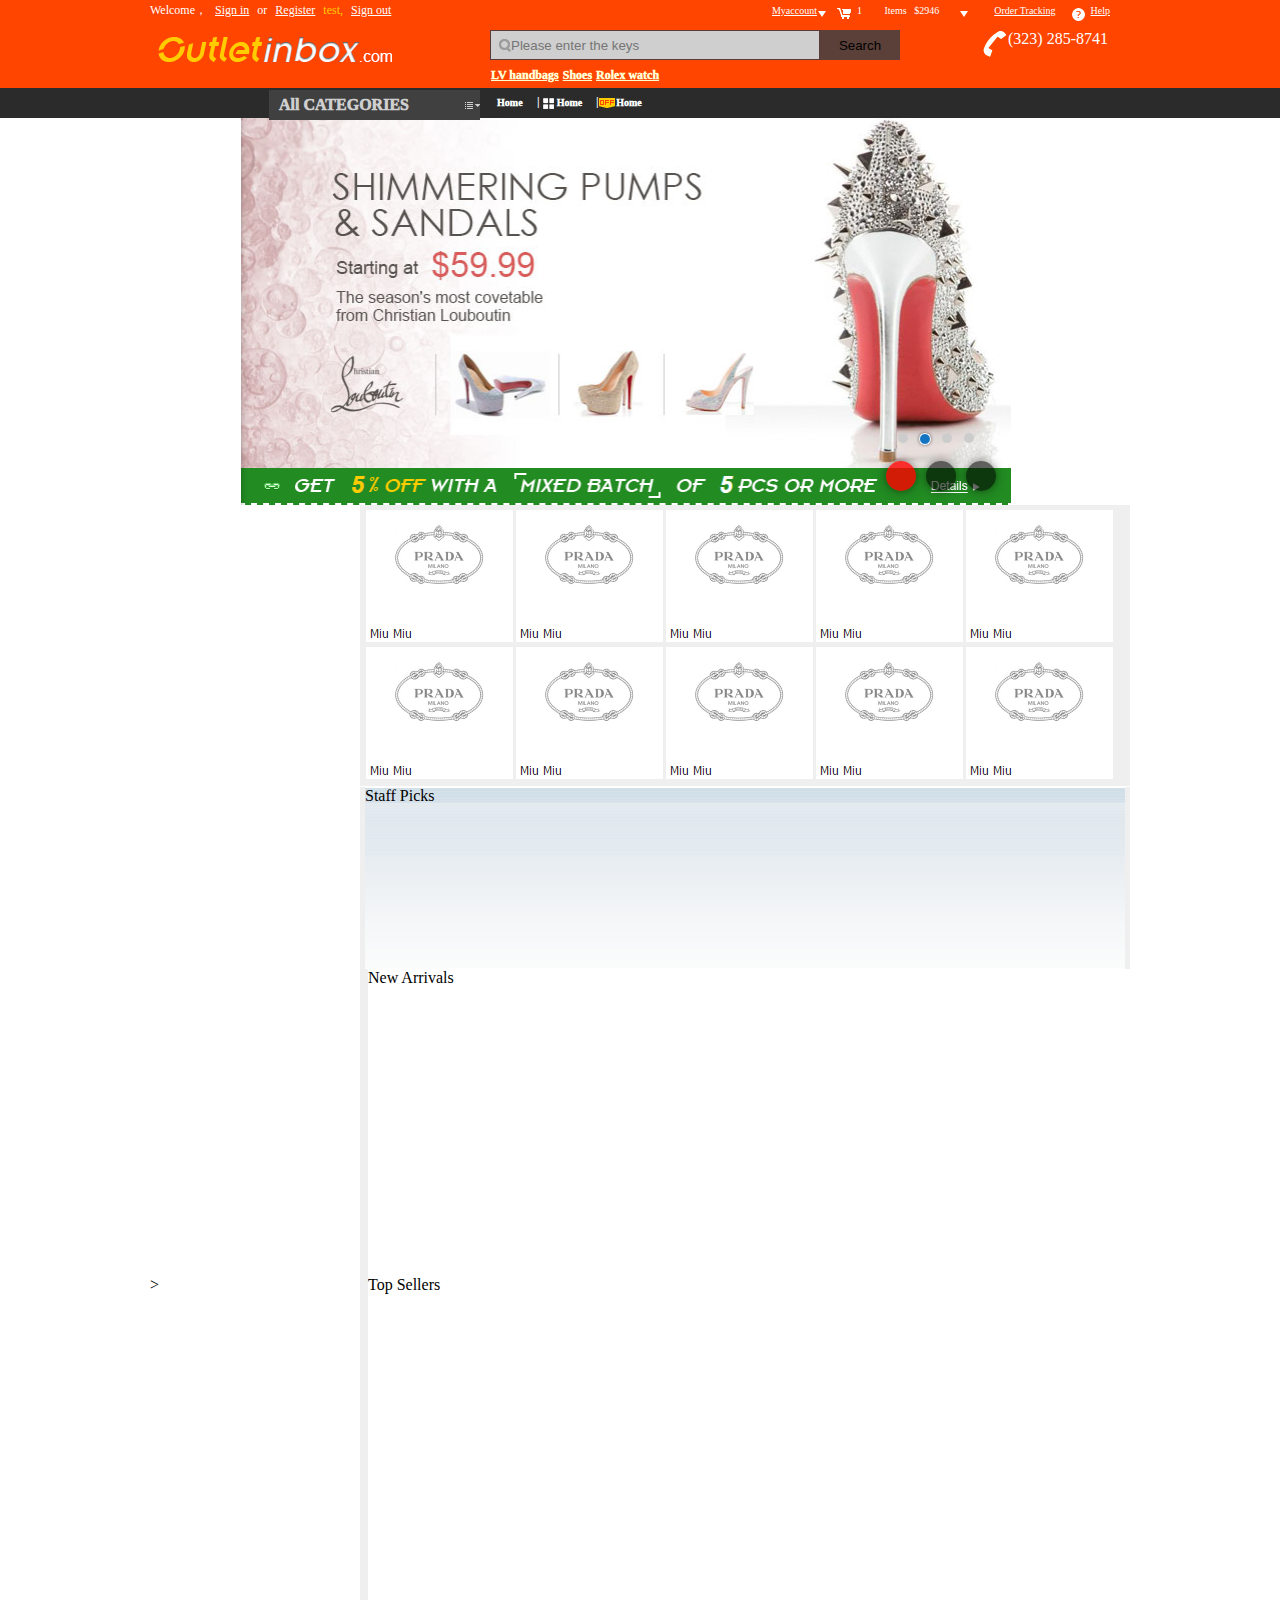
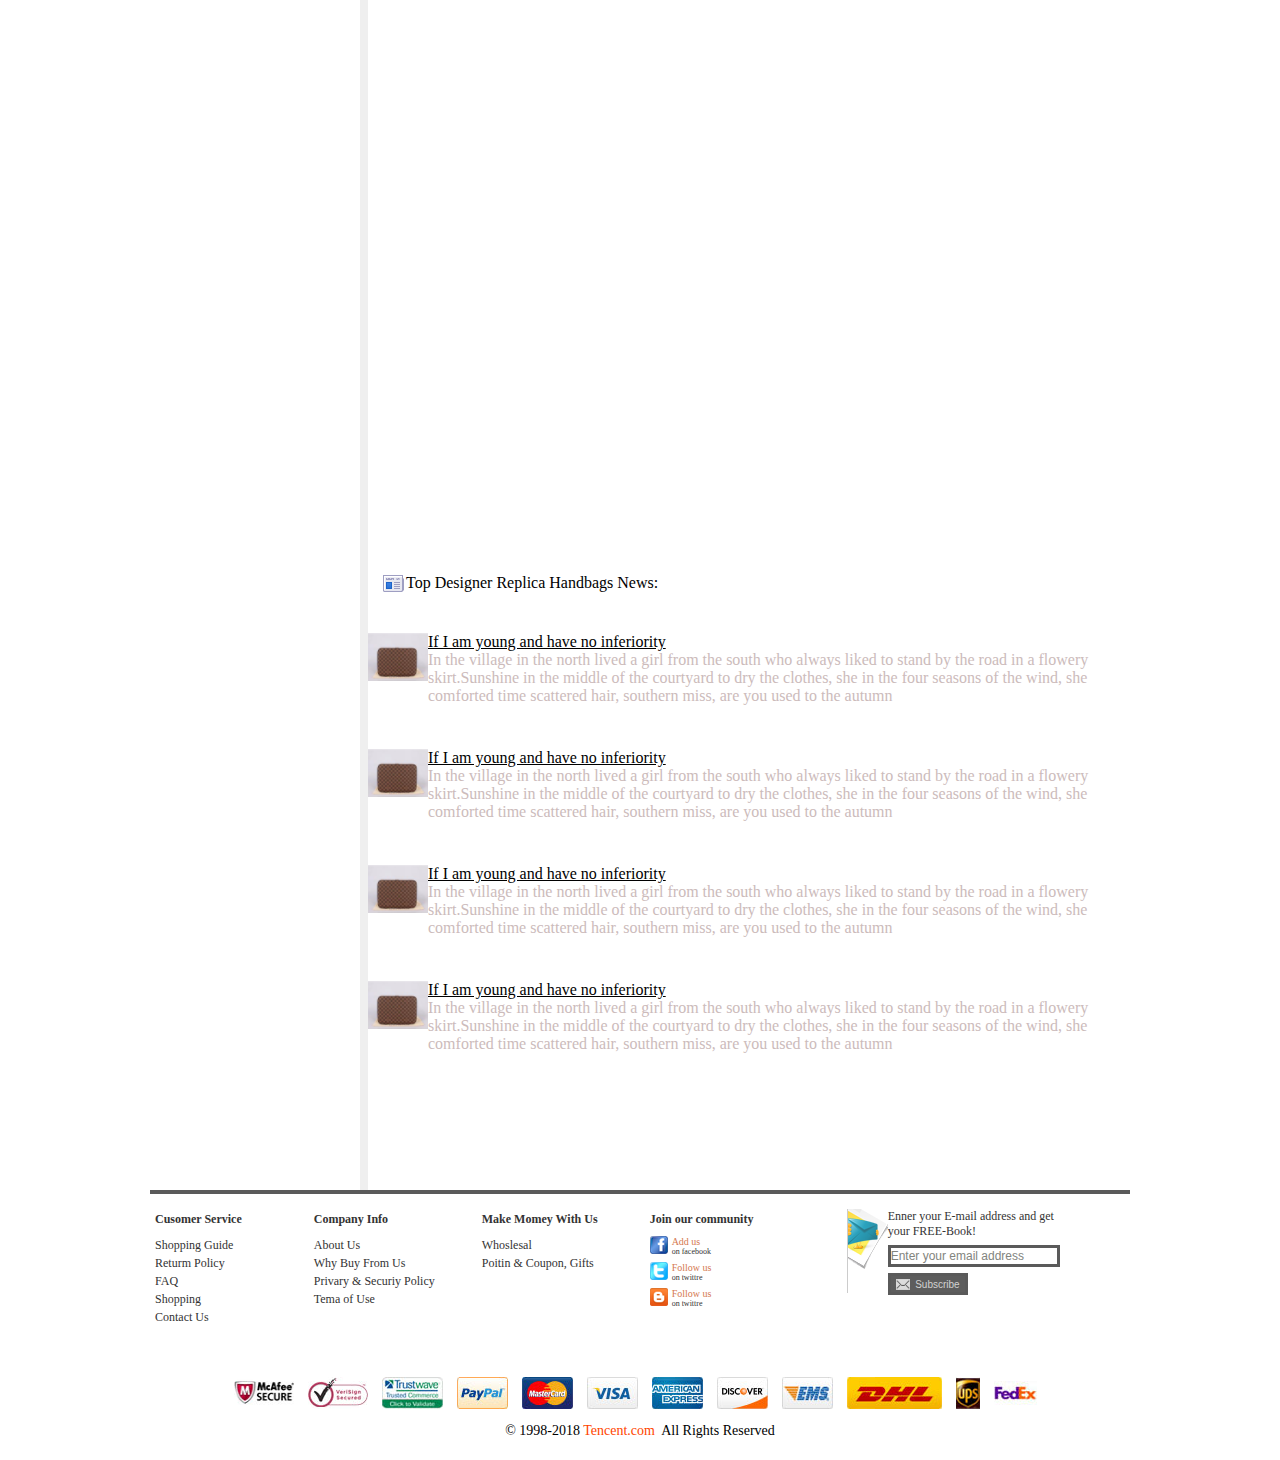
<file: index.html>
<!DOCTYPE html>
<html lang="en">
<head>
    <meta charset="UTF-8" />
    <title>Document</title>
    <link rel="stylesheet" type="text/css" href="css/base.css" />
    <link rel="stylesheet" type="text/css" href="css/index.css" />
     <script src="common.js"></script>
    <script type="text/javascript" src="js/index.js"></script>

</head>
<body>
<!-- =================================header================================= -->
     <div id="header">
            <div class="header con">
                <ul class="u1 fl">
                    <li>
                        <a href="#" >Welcome，</a>
                    </li>
                    <li>
                        <a href="html/login.html" style="text-decoration:underline;">Sign in</a>
                    </li>
                    <li>
                        <a href="#">or</a></li>
                    <li>
                        <a href="html/login.html" style="text-decoration:underline;">Register</a>
                    </li>
                    <li>
                        <a href="#" style="color:#FFCC00">test,</a>
                    </li>
                    <li>
                        <a href="#" style="text-decoration:underline;">Sign out</a>
                    </li>
                </ul>
                <ul class="u2 fr">
                        <li>
                            <span>
                                <i class="dj"></i>
                                <a href="#" style="text-decoration:underline;">Myaccount</a>
                            </span>
                            <ul class="u4">
                                <li>
                                    <a href="#">My Wallet</a>
                                </li>
                                <li>
                                    <a style="background:url(images/my_2.png) no-repeat 5px center;" href="#">My Wallet</a>
                                </li>
                                <li>
                                    <a style="background:url(images/my_3.png) no-repeat 5px center;" class="" href="#">My Wallet</a>
                                </li>
                                <li>
                                    <a style="background:url(images/my_4.png) no-repeat 5px center;" class=""href="#">My Wallet</a>
                                </li>
                                <li>
                                    <a style="background:url(images/my_5.png) no-repeat 5px center;" class="" href="#">My Wallet</a>
                                </li>
                                <li>
                                    <a style="background:url(images/my_6.png) no-repeat 5px center;" class="" href="#">My Wallet</a>
                                </li>
                            </ul>
                        </li>
                         <li>
                            <span class="span1">
                                <i class="gwc"></i>
                                <a href="#"><span>1</span> Items <span>$2946</span></a>
                                <i class="dj"></i>
                            </span>
                        
                            <ul class="u5">
                                <li>
                                    <p>
                                        <img src="images/header_img.png" alt="" />
                                        <a href="#">People's Daily Online focuses on China</a>
                                        <span>$219*1</span>
                                    </p>
                                </li>
                                <li>
                                    <p>
                                        <img src="images/header_img.png" alt="" />
                                        <a href="#">People's Daily Online focuses on China</a>
                                        <span>$219*1</span>
                                    </p>
                                </li>
                                <li>
                                    <p>
                                        <img src="images/header_img.png" alt="" />
                                        <a href="#">People's Daily Online focuses on China</a>
                                        <span>$219*1</span>
                                    </p>
                                </li>
                                <li>
                                    <p class="p1">
                                        <h3 style="color:black;">subtotal:
                                        </h3>
                                        <span class="sp1" >$219</span><br/>
                                        <input class="btn"type="button" value="Checkout" />
                                    </p>
                                </li> 
                               
                            </ul>
                        </li>
                        <li>
                            <span class="span2">
                                <a href="#" style="text-decoration:underline;">Order Tracking</a>
                            </span>
                        </li>
                        <li>
                            <span class="span3">
                                <i class="help"></i>
                                <a href="#" style="text-decoration:underline;">Help</a>
                            </span>
                        </li>
                </ul>
                <span class="s1">
                        <a href="#">LV handbags</a>
                        <a href="#">Shoes</a>
                        <a href="#">Rolex watch</a>
                </span>
                <p style="z-index:3;" class="sousuo">
                    <input type="text" placeholder="Please enter the keys" /> 
                    <input type="button" value="Search" />  
                </p>
                <h2 class="tell">(323) 285-8741</h2>
            </div>
        </div>
        <div id="logo">
            <div class="logo con">
                <ul class="u1 fl">
                    <li style="position:fixed; z-index:3; left:269px; top:90px"><a href="html/inbox.html">All CATEGORIES</a>
                        <ul class="u3">
                            <li>
                                <h2>Bags </h2>
                                <p>
                                    <span>Luggage</span>
                                    <span>Boston</span>
                                    <span>Mayfair</span>
                                </p>
                                <p>
                                    <span>Birkin</span>
                                    <span>Monogrom</span>
                                    <span>Multicolore</span>
                                </p>

                            </li>
                            <li>
                                <h2>Bags </h2>
                                <p>
                                    <span>Luggage</span>
                                    <span>Boston</span>
                                    <span>Mayfair</span>
                                </p>
                                <p>
                                    <span>Birkin</span>
                                    <span>Monogrom</span>
                                    <span>Multicolore</span>
                                </p>
<!-- ==========================三级导航下的分块儿====================== -->
                                <div class="nav">
                                    <div class="nav_l fl">
                                        <h2>NFL</h2>
                                        <div>
                                        <ul class="nav_ul">
                                            <li><a href="#">BaltimoreRavens</a></li>
                                            <li><a href="#">BaltimoreRavens</a></li>
                                            <li><a href="#">BaltimoreRavens</a></li>
                                            <li><a href="#">BaltimoreRavens</a></li>
                                            <li><a href="#">BaltimoreRavens</a></li>
                                            <li><a href="#">BaltimoreRavens</a></li>
                                            <li><a href="#">BaltimoreRavens</a></li>
                                            <li><a href="#">BaltimoreRavens</a></li>
                                            <li><a href="#">BaltimoreRavens</a></li>
                                            <li><a href="#">BaltimoreRavens</a></li>
                                            <li><a href="#">BaltimoreRavens</a></li>
                                        </ul>
                                        <ul class="nav_ul">
                                            <li><a href="#">Baltimore Ravens</a></li>
                                            <li><a href="#">Baltimore Ravens</a></li>
                                            <li><a href="#">Baltimore Ravens</a></li>
                                            <li><a href="#">Baltimore Ravens</a></li>
                                            <li><a href="#">Baltimore Ravens</a></li>
                                            <li><a href="#">Baltimore Ravens</a></li>
                                            <li><a href="#">Baltimore Ravens</a></li>
                                            <li><a href="#">Baltimore Ravens</a></li>
                                            <li><a href="#">Baltimore Ravens</a></li>
                                            <li><a href="#">Baltimore Ravens</a></li>
                                            <li><a href="#">Baltimore Ravens</a></li>
                                        </ul>
                                        <ul class="nav_ul" >
                                            <li><a href="#">Baltimore Ravens</a></li>
                                            <li><a href="#">Baltimore Ravens</a></li>
                                            <li><a href="#">Baltimore Ravens</a></li>
                                            <li><a href="#">Baltimore Ravens</a></li>
                                            <li><a href="#">Baltimore Ravens</a></li>
                                            <li><a href="#">Baltimore Ravens</a></li>
                                            <li><a href="#">Baltimore Ravens</a></li>
                                            <li><a href="#">Baltimore Ravens</a></li>
                                            <li><a href="#">Baltimore Ravens</a></li>
                                            <li><a href="#">Baltimore Ravens</a></li>
                                        </ul>
                                        </div>
                                        <h2>NBA</h2>
                                        <span>
                                            <ul class="nav_ul1">
                                                <li><a href="#">EasternConference</a></li>
                                                <li><a href="#">EasternConference</a></li>
                                                <li><a href="#">EasternConference</a></li>
                                            </ul>
                                        </span>
                                        <h2>MLB</h2>
                                        <span>
                                            <ul class="nav_ul1">
                                                <li><a href="#">EasternConference</a></li>
                                                <li><a href="#">EasternConference </a></li>
                                            </ul>
                                        </span>
                                        <h2>NHL</h2>
                                        <span>
                                            <ul class="nav_ul1">
                                                <li><a href="#">EasternConference </a></li>
                                                <li><a href="#">EasternConference </a></li>
                                            </ul>
                                        </span>
                                    </div>
                                     <div class="nav_r fl">
                                         <p class="p1">
                                            <input type="text" placeholder="New Arrivals"  />
                                         </p>
                                         <h2>Final Sales</h2>
                                        <!--  <p class="p2"> -->
                                             <ul>
                                                 <li>
                                                    <a href="#">Louis Vuitton</a><a href="#"><img src="images/nav_r_sj.png"/></a>
                                                </li>
                                                 <li>
                                                    <a href="#">Louis Vuitton</a><a href="#"><img src="images/nav_r_sj.png"/></a>
                                                </li>
                                                 <li>
                                                    <a href="#">Louis Vuitton</a><a href="#"><img src="images/nav_r_sj.png"/></a>
                                                </li>
                                                 <li>
                                                    <a href="#">Louis Vuitton</a><a href="#"><img src="images/nav_r_sj.png"/></a>
                                                </li>
                                                 <li>
                                                    <a href="#">Louis Vuitton</a><a href="#"><img src="images/nav_r_sj.png"/></a>
                                                </li>
                                                 <li>
                                                    <a href="#">Louis Vuitton</a><a href="#"><img src="images/nav_r_sj.png"/></a>
                                                 </li>
                                             </ul>
                                     </div>
                                </div>
                            </li>
                            <li class="noneli" id="noneli">
                                <h2 id="h2">Bags</h2>
                                <p id="p1">
                                    <span>Luggage</span>
                                    <span>Boston</span>
                                    <span>Mayfair</span>
                                </p>
                                <p>
                                    <span>Birkin</span>
                                    <span>Monogrom</span>
                                    <span>Multicolore</span>
                                </p>

                                <div id="none_nav" class="nav">
                                    <div class="nav_l fl">
                                        <h2>NFL</h2>
                                        <div>
                                        <ul class="nav_ul">
                                            <li><a href="#">BaltimoreRavens</a></li>
                                            <li><a href="#">BaltimoreRavens</a></li>
                                            <li><a href="#">BaltimoreRavens</a></li>
                                            <li><a href="#">BaltimoreRavens</a></li>
                                            <li><a href="#">BaltimoreRavens</a></li>
                                            <li><a href="#">BaltimoreRavens</a></li>
                                            <li><a href="#">BaltimoreRavens</a></li>
                                            <li><a href="#">BaltimoreRavens</a></li>
                                            <li><a href="#">BaltimoreRavens</a></li>
                                            <li><a href="#">BaltimoreRavens</a></li>
                                            <li><a href="#">BaltimoreRavens</a></li>
                                        </ul>
                                        <ul class="nav_ul">
                                            <li><a href="#">Baltimore Ravens</a></li>
                                            <li><a href="#">Baltimore Ravens</a></li>
                                            <li><a href="#">Baltimore Ravens</a></li>
                                            <li><a href="#">Baltimore Ravens</a></li>
                                            <li><a href="#">Baltimore Ravens</a></li>
                                            <li><a href="#">Baltimore Ravens</a></li>
                                            <li><a href="#">Baltimore Ravens</a></li>
                                            <li><a href="#">Baltimore Ravens</a></li>
                                            <li><a href="#">Baltimore Ravens</a></li>
                                            <li><a href="#">Baltimore Ravens</a></li>
                                            <li><a href="#">Baltimore Ravens</a></li>
                                        </ul>
                                        <ul class="nav_ul" >
                                            <li><a href="#">Baltimore Ravens</a></li>
                                            <li><a href="#">Baltimore Ravens</a></li>
                                            <li><a href="#">Baltimore Ravens</a></li>
                                            <li><a href="#">Baltimore Ravens</a></li>
                                            <li><a href="#">Baltimore Ravens</a></li>
                                            <li><a href="#">Baltimore Ravens</a></li>
                                            <li><a href="#">Baltimore Ravens</a></li>
                                            <li><a href="#">Baltimore Ravens</a></li>
                                            <li><a href="#">Baltimore Ravens</a></li>
                                            <li><a href="#">Baltimore Ravens</a></li>
                                        </ul>
                                        </div>
                                        <h2>NBA</h2>
                                        <span>
                                            <ul class="nav_ul1">
                                                <li><a href="#">EasternConference</a></li>
                                                <li><a href="#">EasternConference</a></li>
                                                <li><a href="#">EasternConference</a></li>
                                            </ul>
                                        </span>
                                        <h2>MLB</h2>
                                        <span>
                                            <ul class="nav_ul1">
                                                <li><a href="#">EasternConference</a></li>
                                                <li><a href="#">EasternConference </a></li>
                                            </ul>
                                        </span>
                                        <h2>NHL</h2>
                                        <span>
                                            <ul class="nav_ul1">
                                                <li><a href="#">EasternConference </a></li>
                                                <li><a href="#">EasternConference </a></li>
                                            </ul>
                                        </span>
                                    </div>
                                     <div class="nav_r fl">
                                         <p class="p1">
                                            <input type="text" placeholder="New Arrivals"  />
                                         </p>
                                         <h2>Final Sales</h2>
                                        <!--  <p class="p2"> -->
                                             <ul>
                                                 <li>
                                                    <a href="#">Louis Vuitton</a><a href="#"><img src="images/nav_r_sj.png"/></a>
                                                </li>
                                                 <li>
                                                    <a href="#">Louis Vuitton</a><a href="#"><img src="images/nav_r_sj.png"/></a>
                                                </li>
                                                 <li>
                                                    <a href="#">Louis Vuitton</a><a href="#"><img src="images/nav_r_sj.png"/></a>
                                                </li>
                                                 <li>
                                                    <a href="#">Louis Vuitton</a><a href="#"><img src="images/nav_r_sj.png"/></a>
                                                </li>
                                                 <li>
                                                    <a href="#">Louis Vuitton</a><a href="#"><img src="images/nav_r_sj.png"/></a>
                                                </li>
                                                 <li>
                                                    <a href="#">Louis Vuitton</a><a href="#"><img src="images/nav_r_sj.png"/></a>
                                                 </li>
                                             </ul>
                                     </div>
                                </div>
                            </li>
                            <li id="noneli3">
                                <h2>Bags</h2>
                                <p>
                                    <span>Luggage</span>
                                    <span>Boston</span>
                                    <span>Mayfair</span>
                                </p>
                                <p>
                                    <span>Birkin</span>
                                    <span>Monogrom</span>
                                    <span>Multicolore</span>
                                </p>
                                <div id="none_nav3" class="nav">
                                    <div class="nav_l fl">
                                        <h2>NFL</h2>
                                        <div>
                                        <ul class="nav_ul">
                                            <li><a href="#">BaltimoreRavens</a></li>
                                            <li><a href="#">BaltimoreRavens</a></li>
                                            <li><a href="#">BaltimoreRavens</a></li>
                                            <li><a href="#">BaltimoreRavens</a></li>
                                            <li><a href="#">BaltimoreRavens</a></li>
                                            <li><a href="#">BaltimoreRavens</a></li>
                                            <li><a href="#">BaltimoreRavens</a></li>
                                            <li><a href="#">BaltimoreRavens</a></li>
                                            <li><a href="#">BaltimoreRavens</a></li>
                                            <li><a href="#">BaltimoreRavens</a></li>
                                            <li><a href="#">BaltimoreRavens</a></li>
                                        </ul>
                                        <ul class="nav_ul">
                                            <li><a href="#">Baltimore Ravens</a></li>
                                            <li><a href="#">Baltimore Ravens</a></li>
                                            <li><a href="#">Baltimore Ravens</a></li>
                                            <li><a href="#">Baltimore Ravens</a></li>
                                            <li><a href="#">Baltimore Ravens</a></li>
                                            <li><a href="#">Baltimore Ravens</a></li>
                                            <li><a href="#">Baltimore Ravens</a></li>
                                            <li><a href="#">Baltimore Ravens</a></li>
                                            <li><a href="#">Baltimore Ravens</a></li>
                                            <li><a href="#">Baltimore Ravens</a></li>
                                            <li><a href="#">Baltimore Ravens</a></li>
                                        </ul>
                                        <ul class="nav_ul" >
                                            <li><a href="#">Baltimore Ravens</a></li>
                                            <li><a href="#">Baltimore Ravens</a></li>
                                            <li><a href="#">Baltimore Ravens</a></li>
                                            <li><a href="#">Baltimore Ravens</a></li>
                                            <li><a href="#">Baltimore Ravens</a></li>
                                            <li><a href="#">Baltimore Ravens</a></li>
                                            <li><a href="#">Baltimore Ravens</a></li>
                                            <li><a href="#">Baltimore Ravens</a></li>
                                            <li><a href="#">Baltimore Ravens</a></li>
                                            <li><a href="#">Baltimore Ravens</a></li>
                                        </ul>
                                        </div>
                                        <h2>NBA</h2>
                                        <span>
                                            <ul class="nav_ul1">
                                                <li><a href="#">EasternConference</a></li>
                                                <li><a href="#">EasternConference</a></li>
                                                <li><a href="#">EasternConference</a></li>
                                            </ul>
                                        </span>
                                        <h2>MLB</h2>
                                        <span>
                                            <ul class="nav_ul1">
                                                <li><a href="#">EasternConference</a></li>
                                                <li><a href="#">EasternConference </a></li>
                                            </ul>
                                        </span>
                                        <h2>NHL</h2>
                                        <span>
                                            <ul class="nav_ul1">
                                                <li><a href="#">EasternConference </a></li>
                                                <li><a href="#">EasternConference </a></li>
                                            </ul>
                                        </span>
                                    </div>
                                     <div class="nav_r fl">
                                         <p class="p1">
                                            <input type="text" placeholder="New Arrivals"  />
                                         </p>
                                         <h2>Final Sales</h2>
                                        <!--  <p class="p2"> -->
                                             <ul>
                                                 <li>
                                                    <a href="#">Louis Vuitton</a><a href="#"><img src="images/nav_r_sj.png"/></a>
                                                </li>
                                                 <li>
                                                    <a href="#">Louis Vuitton</a><a href="#"><img src="images/nav_r_sj.png"/></a>
                                                </li>
                                                 <li>
                                                    <a href="#">Louis Vuitton</a><a href="#"><img src="images/nav_r_sj.png"/></a>
                                                </li>
                                                 <li>
                                                    <a href="#">Louis Vuitton</a><a href="#"><img src="images/nav_r_sj.png"/></a>
                                                </li>
                                                 <li>
                                                    <a href="#">Louis Vuitton</a><a href="#"><img src="images/nav_r_sj.png"/></a>
                                                </li>
                                                 <li>
                                                    <a href="#">Louis Vuitton</a><a href="#"><img src="images/nav_r_sj.png"/></a>
                                                 </li>
                                             </ul>
                                     </div>
                                </div>
                            </li>
                            <li>
                                <h2>Bags</h2>
                                <p>
                                    <span>Luggage</span>
                                    <span>Boston</span>
                                    <span>Mayfair</span>
                                </p>
                                <p>
                                    <span>Birkin</span>
                                    <span>Monogrom</span>
                                    <span>Multicolore</span>
                                </p>
                            </li>
                            <li>
                                <h2>Bags</h2>
                                <p>
                                    <span>Luggage</span>
                                    <span>Boston</span>
                                    <span>Mayfair</span>
                                </p>
                                <p>
                                    <span>Birkin</span>
                                    <span>Monogrom</span>
                                    <span>Multicolore</span>
                                </p>
                            </li>
                        </ul>
                    </li>
                </ul>
                <ul class="u2 fl">
                    <li style="background-color:#2B2B2B; padding-left:211px;">
                        <a href="#" style="background:none;color:#FBFFFF;">Home</a>
                    </li>
                    <li>
                        <a href="#">Home</a></li>
                    <li>
                        <a href="#">Home</a></li>
                    <li>
                        <i class="lw"></i><a href="#">Home</a></li>
                    <li>
                        <span><a href="#" style="background:url(images/logo_off.png) no-repeat left center;">Home</a>
                        </span>
                    </li>
                </ul>
            </div>
        </div>
<!-- 商品区域 -->
    <div id="banner">
        <div class="banner con">
            <ul>
                <li>
                    <img src="images/banner.png" />
                </li>
                <li>
                    <img src="images/001.jpg" />
                </li>
                <li>
                    <img src="images/004.jpg" />
                </li>
            </ul>
        </div>
    </div>
    <div id="xlogo">
        <div class="xlogo con">
            <div class="xlogo_r picList">
                <a class="col" href="#"><img src="images/xlogo.png" alt="" />
                <span>五年抄完四大名著 <br />因老伴生前一句话,他坚持5年抄完四大名著</span></a>
                <a href="#"><img src="images/xlogo.png" alt="" />
                <span>五年抄完四大名著 <br />因老伴生前一句话,他坚持5年抄完四大名著</span></a>
                <a href="#"><img src="images/xlogo.png" alt="" />
                <span>五年抄完四大名著 <br />因老伴生前一句话,他坚持5年抄完四大名著</span></a>
                <a href="#"><img src="images/xlogo.png" alt="" />
                <span>五年抄完四大名著 <br />因老伴生前一句话,他坚持5年抄完四大名著</span></a>
                <a href="#"><img src="images/xlogo.png" alt="" />
                <span>五年抄完四大名著 <br />因老伴生前一句话,他坚持5年抄完四大名著</span></a>
                <a href="#"><img src="images/xlogo.png" alt="" />
                <span>五年抄完四大名著 <br />因老伴生前一句话,他坚持5年抄完四大名著</span></a>
                <a href="#"><img src="images/xlogo.png" alt="" />
                <span>五年抄完四大名著 <br />因老伴生前一句话,他坚持5年抄完四大名著</span></a>
                <a href="#"><img src="images/xlogo.png" alt="" />
                <span>五年抄完四大名著 <br />因老伴生前一句话,他坚持5年抄完四大名著</span></a>
                <a href="#"><img src="images/xlogo.png" alt="" />
                <span>五年抄完四大名著 <br />因老伴生前一句话,他坚持5年抄完四大名著</span></a>
                <a href="#"><img src="images/xlogo.png" alt="" />
                <span>五年抄完四大名著 <br />因老伴生前一句话,他坚持5年抄完四大名著</span></a>
            </div>
        </div>
    </div>
    <div id="staff">
        <div class="staff con">
            <div class="staff_con fr">
            <h2>Staff Picks</h2>
            <div class="staff_con_l_z">
                <!-- <div class="staff_con_l fl">
                    <a href="#">
                        <img class="img1 fl" src="images/staff_hbb.png"/>
                    </a>
                        <img class="img2" src="images/staff_dec.png"/>
                    <p>
                        <span class="span1">Louis vuitton Monogram Canvas speedy 30 M41526
                        </span><br />
                        <span class="span2">USD 229.00</span><br />
                        <span class="span3">USD 259.00</span>
                    </p>
                </div>
                <div class="staff_con_l fl">
                    <a href="#">
                        <img class="img1 fl" src="images/staff_hbb.png"/></a>
                        <img class="img2" src="images/staff_dec.png"/>
                    <p>
                        <span class="span1">Louis vuitton Monogram Canvas speedy 30 M41526
                        </span><br />
                        <span class="span2">USD 229.00</span><br />
                        <span class="span3">USD 259.00</span>
                    </p>
                </div> -->
            </div>
                
            </div>
        </div>
    </div>
    <div id="new">
        <div class="new con">
            <div class="new_con fr">
                <h2>New Arrivals</h2>
                <div class="new_con_z">
                    <!-- <div class="new_con_l fl">
                    <a href="#">
                        <img src="images/staff_hbb.png"/></a>
                    <p>
                    Up & Down Open Cowhide Leather Case with Crocod<br/>
                    List Price:
                        <span class="span1">USD 219
                        </span><br />
                    Our Price:
                        <span class="span2">$189</span><br />
                        <span class="span3">Save $30</span>
                    </p>
                </div>
               <div class="new_con_l fl">
                    <a href="#">
                        <img src="images/staff_hbb.png"/></a>
                    <p>
                    Up & Down Open Cowhide Leather Case with Crocod<br/>
                    List Price:
                        <span class="span1">USD 219</span><br />
                    Our Price:
                        <span class="span2">$189</span><br />
                        <span class="span3">Save $30</span>
                    </p>
                </div>
                <div class="new_con_l fl">
                    <a href="#">
                        <img src="images/staff_hbb.png"/></a>
                    <p>
                    Up & Down Open Cowhide Leather Case with Crocod<br/>
                    List Price:
                        <span class="span1">USD 219</span><br />
                    Our Price:
                        <span class="span2">$189</span><br />
                        <span class="span3">Save $30</span>
                    </p>
                </div>
                <div class="new_con_l fl">
                    <a href="#">
                        <img src="images/staff_hbb.png"/></a>
                    <p>
                    Up & Down Open Cowhide Leather Case with Crocod<br/>
                    List Price:
                        <span class="span1">USD 219</span><br />
                    Our Price:
                        <span class="span2">$189</span><br />
                        <span class="span3">Save $30</span>
                    </p>
                </div> -->
                </div>
                
            </div>
        </div>
    </div>
    <div id="top">
        <div class="top con">>
            <div class="top_con fr">
                <h2>Top Sellers</h2>
                    <div class="top_con_z">
                        <!-- <div class="top_con_l fl">
                    <a href="#">
                        <img src="images/staff_hbb.png"/></a>
                    <p >
                    Up & Down Open Cowhide Leather Case with Crocod<br/>
                    List Price:
                        <span class="span1">USD 219</span><br />
                    Our Price:
                        <span style="font-size:12px;" class="span2">$189</span><br />
                        <span class="span3">Save $30</span>
                    </p>
                </div>
                <div class="top_con_l fl">
                    <a href="#">
                        <img src="images/staff_hbb.png"/></a>
                    <p >
                    Up & Down Open Cowhide Leather Case with Crocod<br/>
                    List Price:
                        <span class="span1">USD 219</span><br />
                    Our Price:
                        <span style="font-size:12px;" class="span2">$189</span><br />
                        <span class="span3">Save $30</span>
                    </p>
                </div>
                <div class="top_con_l fl">
                    <a href="#">
                        <img src="images/staff_hbb.png"/></a>
                    <p >
                    Up & Down Open Cowhide Leather Case with Crocod<br/>
                    List Price:
                        <span class="span1">USD 219</span><br />
                    Our Price:
                        <span style="font-size:12px;" class="span2">$189</span><br />
                        <span class="span3">Save $30</span>
                    </p>
                </div>
                <div class="top_con_l fl">
                    <a href="#">
                        <img src="images/staff_hbb.png"/></a>
                    <p >
                    Up & Down Open Cowhide Leather Case with Crocod<br/>
                    List Price:
                        <span class="span1">USD 219</span><br />
                    Our Price:
                        <span style="font-size:12px;" class="span2">$189</span><br />
                    <span class="span3">Save $30</span>
                    </p>
                </div>
                <div class="top_con_l fl">
                    <a href="#">
                        <img src="images/staff_hbb.png"/></a>
                    <p >
                    Up & Down Open Cowhide Leather Case with Crocod<br/>
                    List Price:
                        <span class="span1">USD 219</span><br />
                    Our Price:
                        <span style="font-size:12px;" class="span2">$189</span><br />
                    <span class="span3">Save $30</span>
                    </p>
                </div>
                <div class="top_con_l fl">
                    <a href="#">
                        <img src="images/staff_hbb.png"/></a>
                    <p >
                    Up & Down Open Cowhide Leather Case with Crocod<br/>
                    List Price:
                        <span class="span1">USD 219</span><br />
                    Our Price:
                        <span style="font-size:12px;" class="span2">$189</span><br />
                    <span class="span3">Save $30</span>
                    </p>
                </div>
                <div class="top_con_l fl">
                    <a href="#">
                        <img src="images/staff_hbb.png"/></a>
                    <p >
                    Up & Down Open Cowhide Leather Case with Crocod<br/>
                    List Price:
                        <span class="span1">USD 219</span><br />
                    Our Price:
                        <span style="font-size:12px;" class="span2">$189</span><br />
                    <span class="span3">Save $30</span>
                    </p>
                </div>
                <div class="top_con_l fl">
                    <a href="#"><img src="images/staff_hbb.png"/></a>
                    <p >
                    Up & Down Open Cowhide Leather Case with Crocod<br/>
                    List Price:
                        <span class="span1">USD 219</span><br />
                    Our Price:
                        <span style="font-size:12px;" class="span2">$189</span><br />
                    <span class="span3">Save $30</span>
                    </p>
                </div>
                <div class="top_con_l fl">
                    <a href="#">
                        <img src="images/staff_hbb.png"/></a>
                    <p >
                    Up & Down Open Cowhide Leather Case with Crocod<br/>
                    List Price:
                        <span class="span1">USD 219</span><br />
                    Our Price:
                        <span style="font-size:12px;" class="span2">$189</span><br />
                    <span class="span3">Save $30</span>
                    </p>
                </div>
                <div class="top_con_l fl">
                    <a href="#">
                        <img src="images/staff_hbb.png"/></a>
                    <p >
                    Up & Down Open Cowhide Leather Case with Crocod<br/>
                    List Price:
                        <span class="span1">USD 219</span><br />
                    Our Price:
                        <span style="font-size:12px;" class="span2">$189</span><br />
                        <span class="span3">Save $30</span>
                    </p>
                </div>
                <div class="top_con_l fl">
                    <a href="#">
                        <img src="images/staff_hbb.png"/></a>
                    <p >
                    Up & Down Open Cowhide Leather Case with Crocod<br/>
                    List Price:
                        <span class="span1">USD 219</span><br />
                    Our Price:
                        <span style="font-size:12px;" class="span2">$189</span><br />
                        <span class="span3">Save $30</span>
                    </p>
                </div>
                <div class="top_con_l fl">
                    <a href="#">
                        <img src="images/staff_hbb.png"/></a>
                    <p >
                    Up & Down Open Cowhide Leather Case with Crocod<br/>
                    List Price:
                        <span class="span1">USD 219</span><br />
                    Our Price:
                        <span style="font-si12px;" class="span2">$189</span><br />
                        <span class="span3">Save $30</span>
                    </p>
                </div> -->
                    </div>
                
            </div>
        </div>
    </div>
    <div id="topnews">
        <div class="topnews con">
            <div class="topnews_con fr">
                <h2>Top Designer Replica Handbags News:</h2>
                <div class="topnews_con_1">
                <img src="images/huabb.png"/>
                <span class="span1">If I am young and have no inferiority</span><br /><span class="span2">In the village in the north lived a girl from the south who always liked to stand by the road in a flowery skirt.Sunshine in the middle of the courtyard to dry the clothes, she in the four seasons of the wind, she comforted time scattered hair, southern miss, are you used to the autumn </span>
                </div>
                <div class="topnews_con_1">
                <img src="images/huabb.png"/>
                <span class="span1">If I am young and have no inferiority</span><br /><span class="span2">In the village in the north lived a girl from the south who always liked to stand by the road in a flowery skirt.Sunshine in the middle of the courtyard to dry the clothes, she in the four seasons of the wind, she comforted time scattered hair, southern miss, are you used to the autumn </span>
                </div>
                <div class="topnews_con_1">
                <img src="images/huabb.png"/>
                <span class="span1">If I am young and have no inferiority</span><br /><span class="span2">In the village in the north lived a girl from the south who always liked to stand by the road in a flowery skirt.Sunshine in the middle of the courtyard to dry the clothes, she in the four seasons of the wind, she comforted time scattered hair, southern miss, are you used to the autumn </span>
                </div>
                <div class="topnews_con_1">
                <img src="images/huabb.png"/>
                <span class="span1">If I am young and have no inferiority</span><br /><span class="span2">In the village in the north lived a girl from the south who always liked to stand by the road in a flowery skirt.Sunshine in the middle of the courtyard to dry the clothes, she in the four seasons of the wind, she comforted time scattered hair, southern miss, are you used to the autumn </span>
                </div>
            </div>
        </div>
    </div>
      <!-- 底部 -->
    <div id="footer">
        <div class="footer con">
            <div class="footer_top">
                <ul class="u1 fl">
                    <li class="l1">
                        <a class="footer_a1" href="#">Cusomer Service</a>
                    </li>
                    <li>
                        <a href="#">Shopping Guide</a>
                    </li>
                    <li>
                        <a href="#">Returm Policy</a>
                    </li>
                    <li>
                        <a href="#">FAQ</a>
                    </li>
                    <li>
                        <a href="#">Shopping</a>
                    </li>
                    <li>
                        <a href="#">Contact Us</a>
                    </li>
            </ul>
            <ul class="fl u2">
                <li class="l1">
                    <a class="footer_a1" href="#">Company Info</a>
                </li>
                <li>
                    <a href="#">About Us</a>
                </li>
                <li>
                    <a href="#">Why Buy From Us</a>
                </li>
                <li>
                    <a href="#">Privary & Securiy Policy</a>
                </li>
                <li>
                    <a href="#"> Tema of Use</a>
                </li>
            </ul>

            <ul class="fl u3">
                <li class="l1">
                    <a class="footer_a1" href="#">Make Momey With Us</a>
                </li>
                <li>
                    <a href="#">Whoslesal</a>
                </li>
                <li>
                    <a href="#">Poitin & Coupon, Gifts</a>
                </li>
            </ul>
            <div class="footer_box2 fl">
                <h2>
                    <a href="#">Join our community</a></h2>
                <p>
                    <img class="fl" src="images/footer_f.png" height="18" width="18" alt="" />
                    <a class="fl" href="#">Add us</a>
                    <span class="fl">on facebook</span>
                </p>
                <p>
                    <img class="fl" src="images/footer_t.png" height="18" width="18" alt="" />
                    <a class="fl" href="#">Follow us</a>
                    <span class="fl">on twittre</span>
                </p>
                <p>
                    <img class="fl" src="images/footer_b.png" height="18" width="18" alt="" />
                    <a class="fl" href="#">Follow us</a>
                    <span class="fl">on twittre</span>
                </p>
            </div>
            <div class="footer_box3 fl">
                <img class="fl" src="images/footer_bd.png" height="84" width="41" alt="" />
                <span>Enner your E-mail address and get your FREE-Book!</span>
                <form action="#">
                    <input class="fl input1" type="text" value="Enter your email address"/>
                    <input class="fl input2" type="button" value="Subscribe" />
                </form>
            </div>
        </div>
            <div class="p1">
                <a href="#">
                    <img src="images/footer01.png" height="32" width="60" alt="" /></a>
                <a href="#">
                    <img src="images/footer02.png" alt="" />
                </a>
                <a href="#">
                    <img src="images/footer03.png" alt="" />
                </a>
                <a href="#">
                    <img src="images/footer04.png" alt="" />
                </a>
                <a href="#">
                    <img src="images/footer05.png" alt="" />
                </a>
                <a href="#">
                    <img src="images/footer06.png" alt="" />
                </a>
                <a href="#">
                    <img src="images/footer07.png" alt="" />
                </a>
                <a href="#">
                    <img src="images/footer08.png" alt="" />
                </a>
                    <a href="#">
                    <img src="images/footer09.png" alt="" />
                </a>
                <a href="#">
                    <img src="images/footer10.png" alt="" />
                </a>
                <a href="#">
                    <img src="images/footer11.png" alt="" />
                </a>
                <a href="#">
                    <img src="images/footer12.png" alt="" />
                </a>
            </div>
            <p class="p2">© 1998-2018 <span>Tencent.com</span>&nbsp; All Rights Reserved</p>
        </div>
    </div>
</body>
</html>
</file>
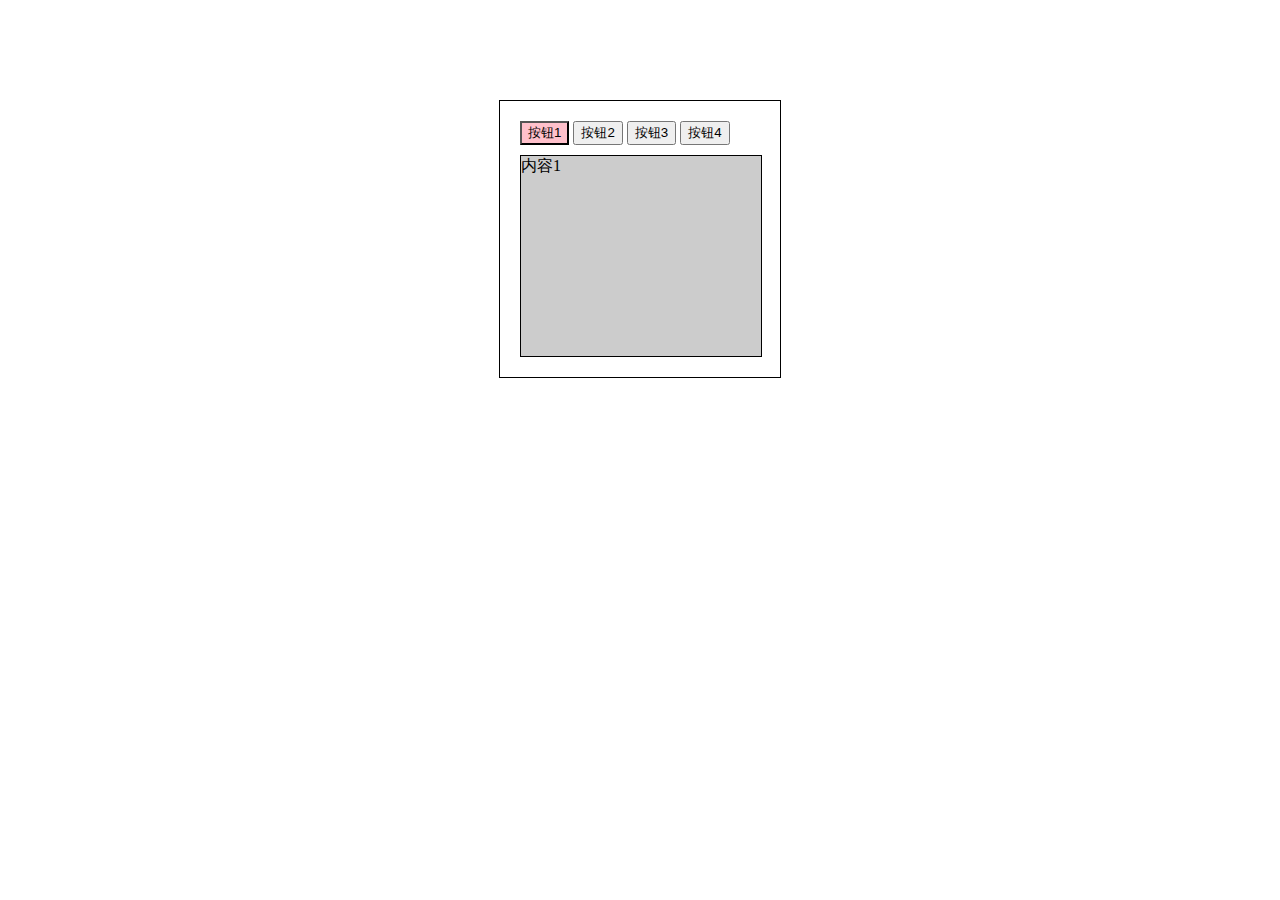
<file: css/dome1.html>
<!DOCTYPE html>
<html lang="en">
    <head>
        <meta charset="utf-8">
        <style>
        .Box{
            width: 240px;
            border: 1px solid #000;
            margin:100px auto;
            padding:20px;
        }
        .con{
            width: 100%;
            height: 200px;
            background-color: #cccccc;
            border: 1px solid #000;
            margin-top:10px;
            display:none;
        }
        .current{
            background-color: pink;
        }
    </style>
    </head>
    <body>
        <div class="Box" id="box">
            <button class="current" >按钮1</button>
            <button >按钮2</button>
            <button>按钮3</button>
            <button>按钮4</button>
            <div class="con" style="display:block">内容1</div>
            <div class="con">内容2</div>
            <div class="con">内容3</div>
            <div class="con">内容4</div>
        </div>

        <script>

    // 首先要获得所有的按钮
    var box = document.getElementById('box');
    var btns = document.getElementsByTagName('button');
    var divs = box.getElementsByTagName('div');
    for(var i=0;i<btns.length;i++){
        var btn = btns[i];
        btn.index = i;// 给每个按钮添加一个自定义属性，用来存储当前的索引
        btn.onclick = function(){

            // for(var j=0;j<btns.length;j++){
            //     btns[j].className = '';
            // }
            // this.className = 'current';
            for(var k = 0;k<divs.length;k++){
                divs[k].style.display = 'none';
            }
            divs[this.index].style.display = 'block';
        }
    }
    </script>
    </body>
    </html>
</file>
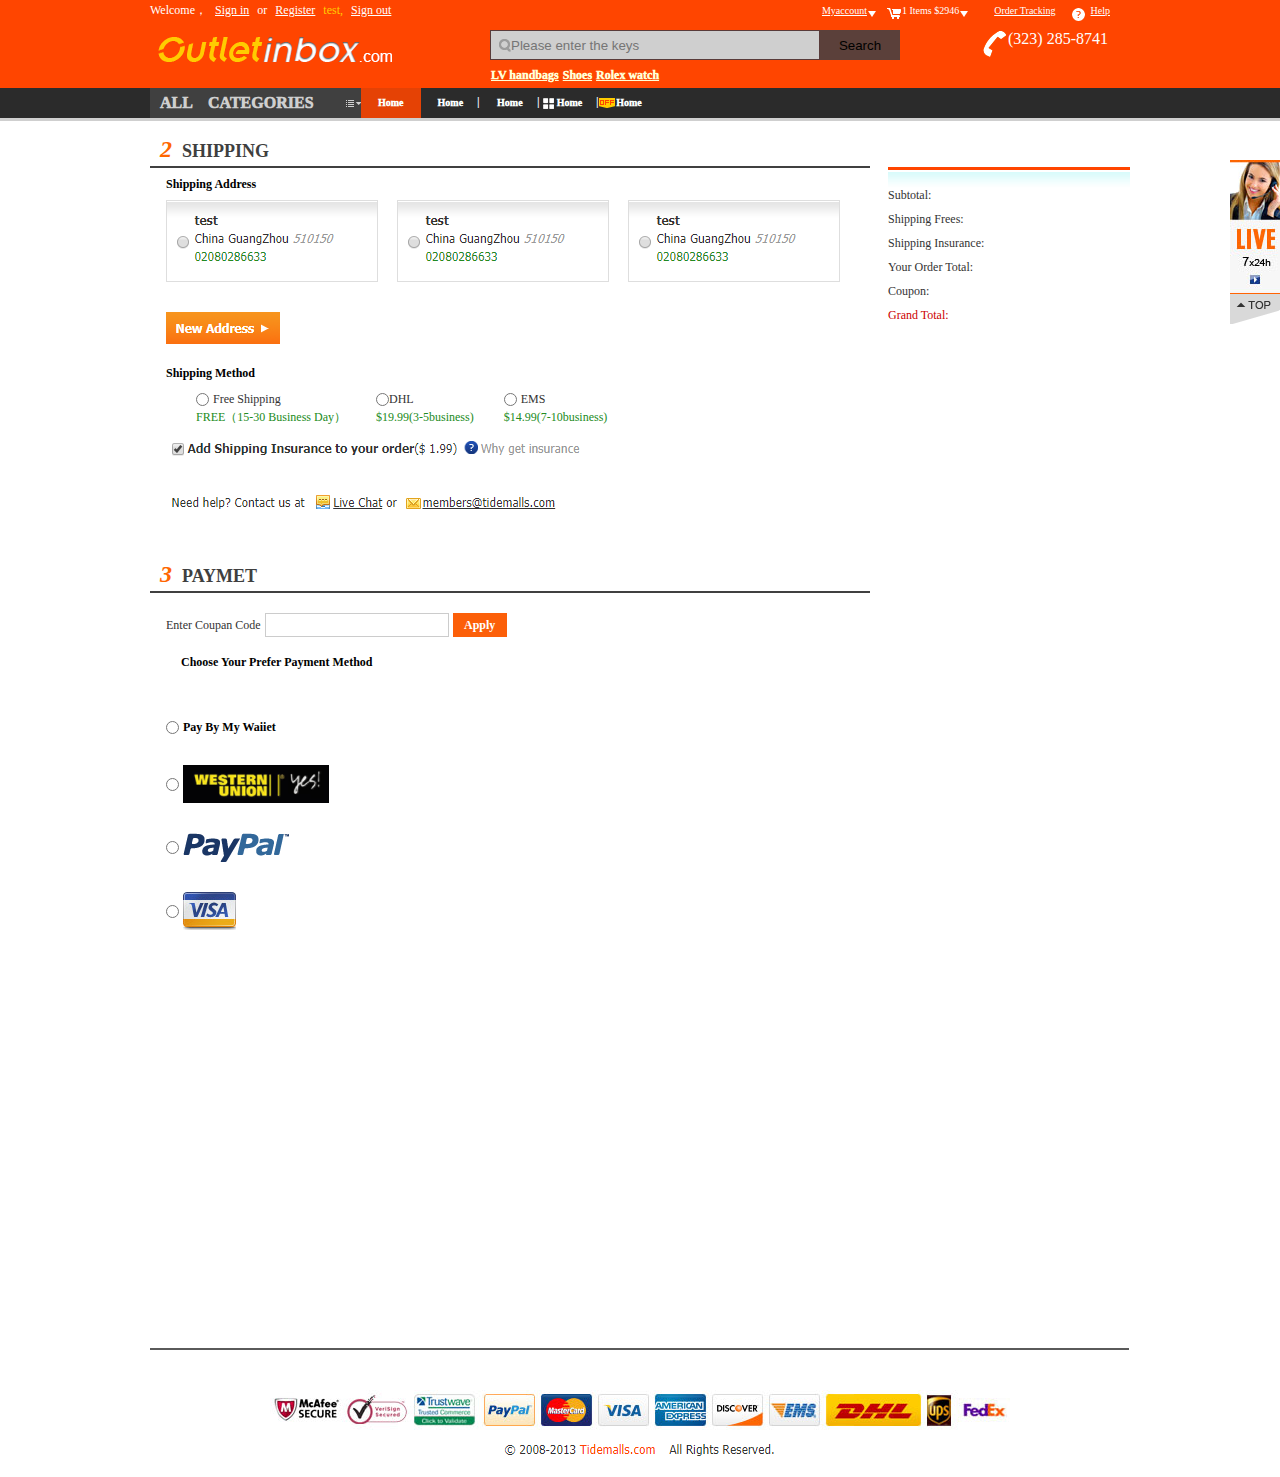
<file: html/account.html>
<!DOCTYPE html>
<html lang="en">
<head>
    <meta charset="UTF-8" />
    <title>Document</title>
</head>
<body>
    <!DOCTYPE html>
<html lang="en">
<head>
    <meta charset="UTF-8" />
    <title>Document</title>
    <script src="../js/account.js"></script>
    <link rel="stylesheet" type="text/css" href="../css/base.css" />
    <link rel="stylesheet" type="text/css" href="../css/account.css" />
</head>
<body>
<!-- =================================header================================= -->
     <div id="header">
            <div class="header con">
                <ul class="u1 fl">
                    <li>
                        <a href="#" >Welcome，</a>
                    </li>
                    <li>
                        <a href="login.html" style="text-decoration:underline;">Sign in</a>
                    </li>
                    <li>
                        <a href="#">or</a></li>
                    <li>
                        <a href="login.html" style="text-decoration:underline;">Register</a>
                    </li>
                    <li>
                        <a href="#" style="color:#FFCC00">test,</a>
                    </li>
                    <li>
                        <a href="#" style="text-decoration:underline;">Sign out</a>
                    </li>
                </ul>
                <ul class="u2 fr">
                        <li>
                            <span>
                                <i class="dj"></i>
                                <a href="#" style="text-decoration:underline;">Myaccount</a>
                            </span>
                            <ul class="u4">
                                <li>
                                    <a href="#">My Wallet</a>
                                </li>
                                <li>
                                    <a style="background:url(../images/my_2.png) no-repeat 5px center;" href="#">My Wallet</a>
                                </li>
                                <li>
                                    <a style="background:url(../images/my_3.png) no-repeat 5px center;" class="" href="#">My Wallet</a>
                                </li>
                                <li>
                                    <a style="background:url(../images/my_4.png) no-repeat 5px center;" class=""href="#">My Wallet</a>
                                </li>
                                <li>
                                    <a style="background:url(../images/my_5.png) no-repeat 5px center;" class="" href="#">My Wallet</a>
                                </li>
                                <li>
                                    <a style="background:url(../images/my_6.png) no-repeat 5px center;" class="" href="#">My Wallet</a>
                                </li>
                            </ul>
                        </li>
                        <li>
                            <span class="span1">
                                <i class="gwc"></i> 
                                <a href="#">1 Items $2946</a>
                                <i class="dj"></i>
                            </span>
                        
                            <ul class="u5">
                                <li>
                                    <p>
                                        <img src="../images/header_img.png" alt="" />
                                        <a href="#">People's Daily Online focuses on China</a>
                                        <span>$219*1</span>
                                    </p>
                                </li>
                                <li>
                                    <p>
                                        <img src="../images/header_img.png" alt="" />
                                        <a href="#">People's Daily Online focuses on China</a>
                                        <span>$219*1</span>
                                    </p>
                                </li>
                                <li>
                                    <p>
                                        <img src="../images/header_img.png" alt="" />
                                        <a href="#">People's Daily Online focuses on China</a>
                                        <span>$219*1</span>
                                    </p>
                                </li>
                                <li>
                                    <p class="p1">
                                        <h3 style="color:black;">subtotal:
                                        </h3>
                                        <span class="sp1" >$219</span><br/>
                                        <input class="btn"type="button" value="Checkout" />
                                    </p>
                                </li>
                               
                            </ul>
                        </li>
                        <li>
                            <span class="span2">
                                <a href="#" style="text-decoration:underline;">Order Tracking</a>
                            </span>
                        </li>
                        <li>
                            <span class="span3">
                                <i class="help"></i>
                                <a href="#" style="text-decoration:underline;">Help</a>
                            </span>
                        </li>
                </ul>
                <span class="s1">
                        <a href="#">LV handbags</a>
                        <a href="#">Shoes</a>
                        <a href="#">Rolex watch</a>
                </span>
                <p >
                    <input type="text" placeholder="Please enter the keys" /> 
                    <input type="button" value="Search" />  
                </p>
                <h2>(323) 285-8741</h2>
            </div>
        </div>
        <div id="logo">
            <div class="logo con">
                <ul class="u1 fl">
                    <li><a href="#">ALL　CATEGORIES</a>
                        <ul class="u3">
                            <li>
                                <h2>Bags </h2>
                                <p>
                                    <span>Luggage</span>
                                    <span>Boston</span>
                                    <span>Mayfair</span>
                                </p>
                                <p>
                                    <span>Birkin</span>
                                    <span>Monogrom</span>
                                    <span>Multicolore</span>
                                </p>

                            </li>
                            <li>
                                <h2>Bags </h2>
                                <p>
                                    <span>Luggage</span>
                                    <span>Boston</span>
                                    <span>Mayfair</span>
                                </p>
                                <p>
                                    <span>Birkin</span>
                                    <span>Monogrom</span>
                                    <span>Multicolore</span>
                                </p>
<!-- ==========================三级导航下的分块儿====================== -->
                                <div class="nav">
                                    <div class="nav_l fl">
                                        <h2>NFL</h2>
                                        <div>
                                        <ul class="nav_ul">
                                            <li><a href="#">BaltimoreRavens</a></li>
                                            <li><a href="#">BaltimoreRavens</a></li>
                                            <li><a href="#">BaltimoreRavens</a></li>
                                            <li><a href="#">BaltimoreRavens</a></li>
                                            <li><a href="#">BaltimoreRavens</a></li>
                                            <li><a href="#">BaltimoreRavens</a></li>
                                            <li><a href="#">BaltimoreRavens</a></li>
                                            <li><a href="#">BaltimoreRavens</a></li>
                                            <li><a href="#">BaltimoreRavens</a></li>
                                            <li><a href="#">BaltimoreRavens</a></li>
                                            <li><a href="#">BaltimoreRavens</a></li>
                                        </ul>
                                        <ul class="nav_ul">
                                            <li><a href="#">Baltimore Ravens</a></li>
                                            <li><a href="#">Baltimore Ravens</a></li>
                                            <li><a href="#">Baltimore Ravens</a></li>
                                            <li><a href="#">Baltimore Ravens</a></li>
                                            <li><a href="#">Baltimore Ravens</a></li>
                                            <li><a href="#">Baltimore Ravens</a></li>
                                            <li><a href="#">Baltimore Ravens</a></li>
                                            <li><a href="#">Baltimore Ravens</a></li>
                                            <li><a href="#">Baltimore Ravens</a></li>
                                            <li><a href="#">Baltimore Ravens</a></li>
                                            <li><a href="#">Baltimore Ravens</a></li>
                                        </ul>
                                        <ul class="nav_ul" >
                                            <li><a href="#">Baltimore Ravens</a></li>
                                            <li><a href="#">Baltimore Ravens</a></li>
                                            <li><a href="#">Baltimore Ravens</a></li>
                                            <li><a href="#">Baltimore Ravens</a></li>
                                            <li><a href="#">Baltimore Ravens</a></li>
                                            <li><a href="#">Baltimore Ravens</a></li>
                                            <li><a href="#">Baltimore Ravens</a></li>
                                            <li><a href="#">Baltimore Ravens</a></li>
                                            <li><a href="#">Baltimore Ravens</a></li>
                                            <li><a href="#">Baltimore Ravens</a></li>
                                        </ul>
                                        </div>
                                        <h2>NBA</h2>
                                        <span>
                                            <ul class="nav_ul1">
                                                <li><a href="#">EasternConference</a></li>
                                                <li><a href="#">EasternConference</a></li>
                                                <li><a href="#">EasternConference</a></li>
                                            </ul>
                                        </span>
                                        <h2>MLB</h2>
                                        <span>
                                            <ul class="nav_ul1">
                                                <li><a href="#">EasternConference</a></li>
                                                <li><a href="#">EasternConference </a></li>
                                            </ul>
                                        </span>
                                        <h2>NHL</h2>
                                        <span>
                                            <ul class="nav_ul1">
                                                <li><a href="#">EasternConference </a></li>
                                                <li><a href="#">EasternConference </a></li>
                                            </ul>
                                        </span>
                                    </div>
                                     <div class="nav_r fl">
                                         <p class="p1">
                                            <input type="text" placeholder="New Arrivals"  />
                                         </p>
                                         <h2>Final Sales</h2>
                                        <!--  <p class="p2"> -->
                                             <ul>
                                                 <li>
                                                    <a href="#">Louis Vuitton</a><a href="#"><img src="../images/nav_r_sj.png"/></a>
                                                </li>
                                                 <li>
                                                    <a href="#">Louis Vuitton</a><a href="#"><img src="../images/nav_r_sj.png"/></a>
                                                </li>
                                                 <li>
                                                    <a href="#">Louis Vuitton</a><a href="#"><img src="../images/nav_r_sj.png"/></a>
                                                </li>
                                                 <li>
                                                    <a href="#">Louis Vuitton</a><a href="#"><img src="../images/nav_r_sj.png"/></a>
                                                </li>
                                                 <li>
                                                    <a href="#">Louis Vuitton</a><a href="#"><img src="../images/nav_r_sj.png"/></a>
                                                </li>
                                                 <li>
                                                    <a href="#">Louis Vuitton</a><a href="#"><img src="../images/nav_r_sj.png"/></a>
                                                 </li>
                                             </ul>
                                     </div>
                                </div>
                            </li>
                            <li>
                                <h2>Bags</h2>
                                <p>
                                    <span>Luggage</span>
                                    <span>Boston</span>
                                    <span>Mayfair</span>
                                </p>
                                <p>
                                    <span>Birkin</span>
                                    <span>Monogrom</span>
                                    <span>Multicolore</span>
                                </p>
                            </li>
                            <li>
                                <h2>Bags</h2>
                                <p>
                                    <span>Luggage</span>
                                    <span>Boston</span>
                                    <span>Mayfair</span>
                                </p>
                                <p>
                                    <span>Birkin</span>
                                    <span>Monogrom</span>
                                    <span>Multicolore</span>
                                </p>
                            </li>
                            <li>
                                <h2>Bags</h2>
                                <p>
                                    <span>Luggage</span>
                                    <span>Boston</span>
                                    <span>Mayfair</span>
                                </p>
                                <p>
                                    <span>Birkin</span>
                                    <span>Monogrom</span>
                                    <span>Multicolore</span>
                                </p>
                            </li>
                            <li>
                                <h2>Bags</h2>
                                <p>
                                    <span>Luggage</span>
                                    <span>Boston</span>
                                    <span>Mayfair</span>
                                </p>
                                <p>
                                    <span>Birkin</span>
                                    <span>Monogrom</span>
                                    <span>Multicolore</span>
                                </p>
                            </li>
                        </ul>
                    </li>
                </ul>
                <ul class="u2 fl">
                    <li style="background-color:#E54205;">
                        <a href="#" style="background:none;color:#FBFFFF;">Home</a>
                    </li>
                    <li>
                        <a href="#">Home</a></li>
                    <li>
                        <a href="#">Home</a></li>
                    <li>
                        <i class="lw"></i><a href="#">Home</a></li>
                    <li>
                        <span><a href="#" style="background:url(../images/logo_off.png) no-repeat left center;">Home</a>
                        </span>
                    </li>
                </ul>
            </div>
        </div>
</body>
</html>

<!-- shipping -->

<div id="main">
    <div class="img">
               <a href="#"><img src="../images/guding.png" alt="" /></a>
               <a href="#"><img src="../images/guding2.png" alt="" /></a>
    </div>
    <div class="main con">
    
        <div class="main_l fl">
            <div class="shipping">
                <h2><span>2</span><span>SHIPPING</span></h2>
                <div class="shipping_t">
                    <h3>Shipping Address</h3>
                    <img src="../images/text.png"/>
                    <img src="../images/text.png"/>
                    <img src="../images/text.png"/>
                    <a href="#"><img src="../images/account_new.png"/></a>
                </div>
                <div class="shipping_t_b">
                    <h3>Shipping Method</h3>
                    <form class="xiangping" action="#">
                        <p nth:"nub1">
                            <input type="radio" name"taocan"/>
                            <a href="#" title="原谅我也不懂是神魔意思">Free Shipping</a><br />
                            <span class="span1">FREE（15-30 Business Day）</span>
                        </p>
                        <p nth:"nub2"> 
                            <input type="radio" name"taocan"/><a href="#" title="原谅我也不懂是神魔意思">DHL</a><br />
                            <span class="span2">$19.99(3-5business)</span>
                        </p>
                        <p nth:"nub3">
                            <input type="radio" name"taocan"/>
                            <a href="#" title="原谅我也不懂是神魔意思">EMS</a><br />
                            <span class="span3">$14.99(7-10business)</span>
                        </p>
                        <div class="details"></div>
                    </form>
                    <img src="../images/account_shipping_b.png" alt="" />
                </div>
                <h2><span>3</span><span>PAYMET</span></h2>
                <div class="payment">
                    <form for= action="#">
                        <span>Enter Coupan Code</span>
                        <input class="inp1" type="text" />
                        <span class="apply" con="此处省略很长一段文字">Apply</span>
                        <h3>Choose Your Prefer Payment Method</h3>
                        <p>
                            <input type="radio" name="choose"/>
                            <span>Pay By My Waiiet</span>
                        </p>
                        <p>
                            <input type="radio" name="choose"/>
                            <img src="../images/account_payment.png" />
                            
                        </p>
                        <p> 
                            <input type="radio" name="choose"/>
                            <img src="../images/account_payment1.png"/>
                           
                        </p>
                        <p>
                            <input type="radio" name="choose"/>
                            <img src="../images/account_payment2.png"/>
                            
                        </p>
                    </form>
                </div>
            </div>
        </div>
        <div class="main_r fr">
                <div class="main_r_t" id="search">
                </div>
                <div class="main_r_c">
                    
                   
                </div>
            </div>
        <div id="footer">
                <div class="footer con">
                    <img src="../images/account_foot.png"/>
                </div>
        </div>
    </div>
</div>
</file>
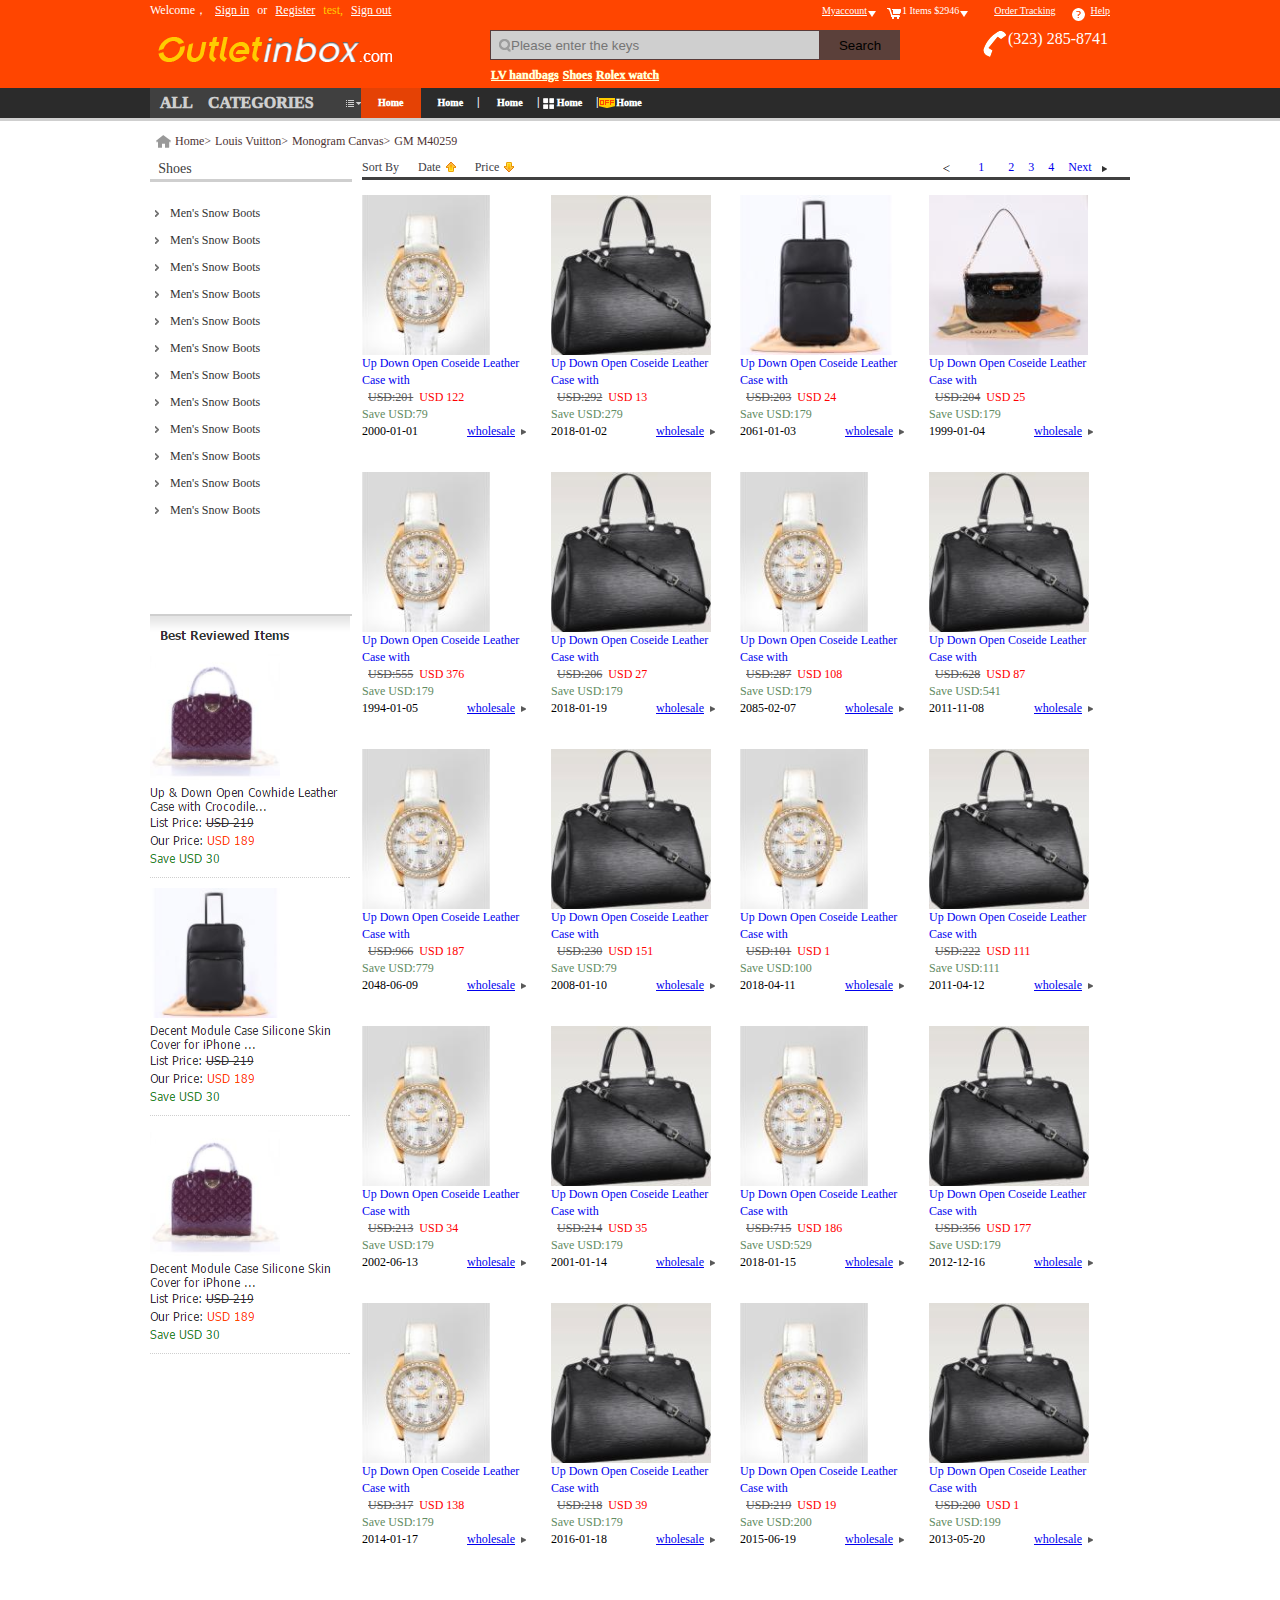
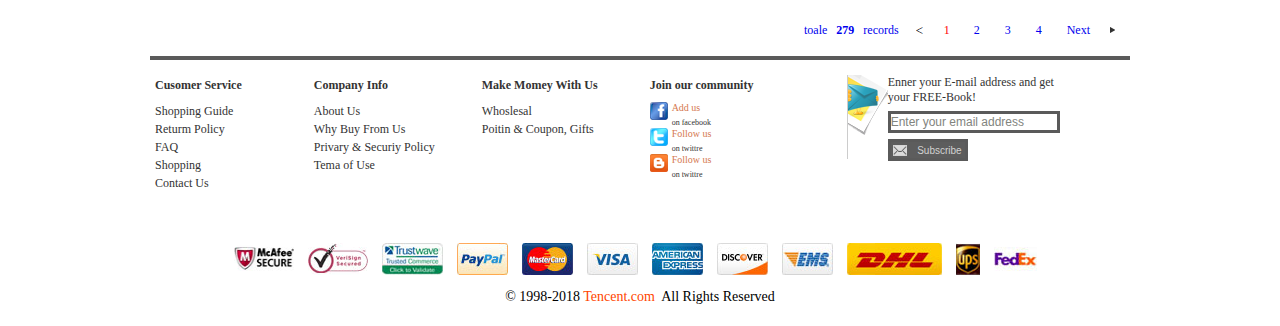
<file: html/inbox.html>
<!DOCTYPE html>
<html lang="en">
<head>
    <meta charset="UTF-8" />
    <title>Document</title>
    <link rel="stylesheet" type="text/css" href="../css/base.css" />
    <link rel="stylesheet" type="text/css" href="../css/inbox.css" />
    <script src="../js/inbox.js"></script>
    
</head>
<body>
    <div id="header">
            <div class="header con">
                <ul class="u1 fl">
                    <li>
                        <a href="#" >Welcome，</a>
                    </li>
                    <li>
                        <a href="login.html" style="text-decoration:underline;">Sign in</a>
                    </li>
                    <li>
                        <a href="#">or</a></li>
                    <li>
                        <a href="login.html" style="text-decoration:underline;">Register</a>
                    </li>
                    <li>
                        <a href="#" style="color:#FFCC00">test,</a>
                    </li>
                    <li>
                        <a href="#" style="text-decoration:underline;">Sign out</a>
                    </li>
                </ul>
                <ul class="u2 fr">
                        <li>
                            <span>
                                <i class="dj"></i>
                                <a href="#" style="text-decoration:underline;">Myaccount</a>
                            </span>
                            <ul class="u4">
                                <li>
                                    <a href="#">My Wallet</a>
                                </li>
                                <li>
                                    <a style="background:url(../images/my_2.png) no-repeat 5px center;" href="#">My Wallet</a>
                                </li>
                                <li>
                                    <a style="background:url(../images/my_3.png) no-repeat 5px center;" class="" href="#">My Wallet</a>
                                </li>
                                <li>
                                    <a style="background:url(../images/my_4.png) no-repeat 5px center;" class=""href="#">My Wallet</a>
                                </li>
                                <li>
                                    <a style="background:url(../images/my_5.png) no-repeat 5px center;" class="" href="#">My Wallet</a>
                                </li>
                                <li>
                                    <a style="background:url(../images/my_6.png) no-repeat 5px center;" class="" href="#">My Wallet</a>
                                </li>
                            </ul>
                        </li>


                        
                        <li>
                            <span class="span1">
                                <i class="gwc"></i> 
                                <a href="#">1 Items $2946</a>
                                <i class="dj"></i>
                            </span>
                        
                            <ul class="u5">
                                <li>
                                    <p>
                                        <img src="../images/header_img.png" alt="" />
                                        <a href="#">People's Daily Online focuses on China</a>
                                        <span>$219*1</span>
                                    </p>
                                </li>
                                <li>
                                    <p>
                                        <img src="../images/header_img.png" alt="" />
                                        <a href="#">People's Daily Online focuses on China</a>
                                        <span>$219*1</span>
                                    </p>
                                </li>
                                <li>
                                    <p>
                                        <img src="../images/header_img.png" alt="" />
                                        <a href="#">People's Daily Online focuses on China</a>
                                        <span>$219*1</span>
                                    </p>
                                </li>
                                <li>
                                    <p class="p1">
                                        <h3 style="color:black;">subtotal:
                                        </h3>
                                        <span class="sp1" >$219</span><br/>
                                        <input class="btn"type="button" value="Checkout" />
                                    </p>
                                </li>
                               
                            </ul>
                        </li>
                        <li>
                            <span class="span2">
                                <a href="#" style="text-decoration:underline;">Order Tracking</a>
                            </span>
                        </li>
                        <li>
                            <span class="span3">
                                <i class="help"></i>
                                <a href="#" style="text-decoration:underline;">Help</a>
                            </span>
                        </li>
                </ul>
                <span class="s1">
                        <a href="#">LV handbags</a>
                        <a href="#">Shoes</a>
                        <a href="#">Rolex watch</a>
                </span>
                <p id="sousuo">
                    <input type="text" placeholder="Please enter the keys" /> 
                    <input type="button" value="Search" />  
                </p>
                <h2>(323) 285-8741</h2>
            </div>
        </div>
        <div id="logo">
            <div class="logo con">
                <ul class="u1 fl">
                    <li><a href="#">ALL　CATEGORIES</a>
                        <ul class="u3">
                            <li>
                                <h2>Bags </h2>
                                <p>
                                    <span>Luggage</span>
                                    <span>Boston</span>
                                    <span>Mayfair</span>
                                </p>
                                <p>
                                    <span>Birkin</span>
                                    <span>Monogrom</span>
                                    <span>Multicolore</span>
                                </p>

                            </li>
                            <li>
                                <h2>Bags </h2>
                                <p>
                                    <span>Luggage</span>
                                    <span>Boston</span>
                                    <span>Mayfair</span>
                                </p>
                                <p>
                                    <span>Birkin</span>
                                    <span>Monogrom</span>
                                    <span>Multicolore</span>
                                </p>
<!-- ==========================三级导航下的分块儿====================== -->
                                <div class="nav">
                                    <div class="nav_l fl">
                                        <h2>NFL</h2>
                                        <div>
                                        <ul class="nav_ul">
                                            <li><a href="#">BaltimoreRavens</a></li>
                                            <li><a href="#">BaltimoreRavens</a></li>
                                            <li><a href="#">BaltimoreRavens</a></li>
                                            <li><a href="#">BaltimoreRavens</a></li>
                                            <li><a href="#">BaltimoreRavens</a></li>
                                            <li><a href="#">BaltimoreRavens</a></li>
                                            <li><a href="#">BaltimoreRavens</a></li>
                                            <li><a href="#">BaltimoreRavens</a></li>
                                            <li><a href="#">BaltimoreRavens</a></li>
                                            <li><a href="#">BaltimoreRavens</a></li>
                                            <li><a href="#">BaltimoreRavens</a></li>
                                        </ul>
                                        <ul class="nav_ul">
                                            <li><a href="#">Baltimore Ravens</a></li>
                                            <li><a href="#">Baltimore Ravens</a></li>
                                            <li><a href="#">Baltimore Ravens</a></li>
                                            <li><a href="#">Baltimore Ravens</a></li>
                                            <li><a href="#">Baltimore Ravens</a></li>
                                            <li><a href="#">Baltimore Ravens</a></li>
                                            <li><a href="#">Baltimore Ravens</a></li>
                                            <li><a href="#">Baltimore Ravens</a></li>
                                            <li><a href="#">Baltimore Ravens</a></li>
                                            <li><a href="#">Baltimore Ravens</a></li>
                                            <li><a href="#">Baltimore Ravens</a></li>
                                        </ul>
                                        <ul class="nav_ul" >
                                            <li><a href="#">Baltimore Ravens</a></li>
                                            <li><a href="#">Baltimore Ravens</a></li>
                                            <li><a href="#">Baltimore Ravens</a></li>
                                            <li><a href="#">Baltimore Ravens</a></li>
                                            <li><a href="#">Baltimore Ravens</a></li>
                                            <li><a href="#">Baltimore Ravens</a></li>
                                            <li><a href="#">Baltimore Ravens</a></li>
                                            <li><a href="#">Baltimore Ravens</a></li>
                                            <li><a href="#">Baltimore Ravens</a></li>
                                            <li><a href="#">Baltimore Ravens</a></li>
                                        </ul>
                                        </div>
                                        <h2>NBA</h2>
                                        <span>
                                            <ul class="nav_ul1">
                                                <li><a href="#">EasternConference</a></li>
                                                <li><a href="#">EasternConference</a></li>
                                                <li><a href="#">EasternConference</a></li>
                                            </ul>
                                        </span>
                                        <h2>MLB</h2>
                                        <span>
                                            <ul class="nav_ul1">
                                                <li><a href="#">EasternConference</a></li>
                                                <li><a href="#">EasternConference </a></li>
                                            </ul>
                                        </span>
                                        <h2>NHL</h2>
                                        <span>
                                            <ul class="nav_ul1">
                                                <li><a href="#">EasternConference </a></li>
                                                <li><a href="#">EasternConference </a></li>
                                            </ul>
                                        </span>
                                    </div>
                                     <div class="nav_r fl">
                                         <p class="p1">
                                            <input type="text" placeholder="New Arrivals"  />
                                         </p>
                                         <h2>Final Sales</h2>
                                        <!--  <p class="p2"> -->
                                             <ul>
                                                 <li>
                                                    <a href="#">Louis Vuitton</a><a href="#"><img src="../images/nav_r_sj.png"/></a>
                                                </li>
                                                 <li>
                                                    <a href="#">Louis Vuitton</a><a href="#"><img src="../images/nav_r_sj.png"/></a>
                                                </li>
                                                 <li>
                                                    <a href="#">Louis Vuitton</a><a href="#"><img src="../images/nav_r_sj.png"/></a>
                                                </li>
                                                 <li>
                                                    <a href="#">Louis Vuitton</a><a href="#"><img src="../images/nav_r_sj.png"/></a>
                                                </li>
                                                 <li>
                                                    <a href="#">Louis Vuitton</a><a href="#"><img src="../images/nav_r_sj.png"/></a>
                                                </li>
                                                 <li>
                                                    <a href="#">Louis Vuitton</a><a href="#"><img src="../images/nav_r_sj.png"/></a>
                                                 </li>
                                             </ul>
                                     </div>
                                </div>
                            </li>
                            <li>
                                <h2>Bags</h2>
                                <p>
                                    <span>Luggage</span>
                                    <span>Boston</span>
                                    <span>Mayfair</span>
                                </p>
                                <p>
                                    <span>Birkin</span>
                                    <span>Monogrom</span>
                                    <span>Multicolore</span>
                                </p>
                            </li>
                            <li>
                                <h2>Bags</h2>
                                <p>
                                    <span>Luggage</span>
                                    <span>Boston</span>
                                    <span>Mayfair</span>
                                </p>
                                <p>
                                    <span>Birkin</span>
                                    <span>Monogrom</span>
                                    <span>Multicolore</span>
                                </p>
                            </li>
                            <li>
                                <h2>Bags</h2>
                                <p>
                                    <span>Luggage</span>
                                    <span>Boston</span>
                                    <span>Mayfair</span>
                                </p>
                                <p>
                                    <span>Birkin</span>
                                    <span>Monogrom</span>
                                    <span>Multicolore</span>
                                </p>
                            </li>
                            <li>
                                <h2>Bags</h2>
                                <p>
                                    <span>Luggage</span>
                                    <span>Boston</span>
                                    <span>Mayfair</span>
                                </p>
                                <p>
                                    <span>Birkin</span>
                                    <span>Monogrom</span>
                                    <span>Multicolore</span>
                                </p>
                            </li>
                        </ul>
                    </li>
                </ul>
                <ul class="u2 fl">
                    <li style="background-color:#E54205;">
                        <a href="#" style="background:none;color:#FBFFFF;">Home</a>
                    </li>
                    <li>
                        <a href="#">Home</a></li>
                    <li>
                        <a href="#">Home</a></li>
                    <li>
                        <i class="lw"></i><a href="#">Home</a></li>
                    <li>
                        <span><a href="#" style="background:url(../images/logo_off.png) no-repeat left center;">Home</a>
                        </span>
                    </li>
                </ul>
            </div>
        </div>

        <!-- 商品列表部分 -->
    <div id="nav">
        <div class="nav con">
            <a class="nav_1" href="#">Home></a>
            <a href="#">Louis Vuitton></a>
            <a href="#">Monogram Canvas></a>
            <a href="#">GM M40259</a>
        </div>
    </div>

        <div id="mian">
            <div class="mian con">
                <div class="li_left fl">
                    <h4><a href="#">Shoes</a></h4>
                    <ul>
                        <li><a href="#">Men's Snow Boots</a></li>
                        <li><a href="#">Men's Snow Boots</a></li>
                        <li><a href="#">Men's Snow Boots</a></li>
                        <li><a href="#">Men's Snow Boots</a></li>
                        <li><a href="#">Men's Snow Boots</a></li>
                        <li><a href="#">Men's Snow Boots</a></li>
                        <li><a href="#">Men's Snow Boots</a></li>
                        <li><a href="#">Men's Snow Boots</a></li>
                        <li><a href="#">Men's Snow Boots</a></li>
                        <li><a href="#">Men's Snow Boots</a></li>
                        <li><a href="#">Men's Snow Boots</a></li>
                        <li><a href="#">Men's Snow Boots</a></li>
                    </ul>
                </div>
                <div class="mian_r fr">
                    <h4>
                    <span>Sort By</span>
                        <a class="nav_a1" href="#">Date</a>
                        <a class="nav_a2" href="#">Price</a>
                        <a class="nav_a3" href="#">1</a>
                        <a class="nav_a5" href="#">2</a>
                        <a class="nav_a6" href="#">3</a>
                        <a class="nav_a7" href="#">4</a>
                        <a class="nav_a4" href="#">Next</a>
                    </h4>
                    <ul id="ul">
                        
                    </ul>
                    <p class="fr">
                        <a href="#">toale</a>
                        <a href="#">279</a>
                        <a href="#">records</a>
                        <a href="#">1</a>
                        <a href="#">2</a>
                        <a href="#">3</a>
                        <a href="#">4</a>
                        <a href="#">Next</a>
                    </p>
                </div>
               <div class="mian_b fl">
                   <img src="../images/mian_b.png" height="739" width="200" alt="" />
               </div>
            </div>
        </div>
    <!-- 底部开始 -->
    <div id="footer">
        <div class="footer con">
            <div class="footer_top">
                <ul class="u1 fl">
                    <li class="l1">
                        <a class="footer_a1" href="#">Cusomer Service</a>
                    </li>
                    <li>
                        <a href="#">Shopping Guide</a>
                    </li>
                    <li>
                        <a href="#">Returm Policy</a>
                    </li>
                    <li>
                        <a href="#">FAQ</a>
                    </li>
                    <li>
                        <a href="#">Shopping</a>
                    </li>
                    <li>
                        <a href="#">Contact Us</a>
                    </li>
            </ul>
            <ul class="fl u2">
                <li class="l1">
                    <a class="footer_a1" href="#">Company Info</a>
                </li>
                <li>
                    <a href="#">About Us</a>
                </li>
                <li>
                    <a href="#">Why Buy From Us</a>
                </li>
                <li>
                    <a href="#">Privary & Securiy Policy</a>
                </li>
                <li>
                    <a href="#"> Tema of Use</a>
                </li>
            </ul>

            <ul class="fl u3">
                <li class="l1">
                    <a class="footer_a1" href="#">Make Momey With Us</a>
                </li>
                <li>
                    <a href="#">Whoslesal</a>
                </li>
                <li>
                    <a href="#">Poitin & Coupon, Gifts</a>
                </li>
            </ul>
            <div class="footer_box2 fl">
                <h2>
                    <a href="#">Join our community</a></h2>
                <p>
                    <img class="fl" src="../images/footer_f.png" height="18" width="18" alt="" />
                    <a class="fl" href="#">Add us</a>
                    <span class="fl">on facebook</span>
                </p>
                <p>
                    <img class="fl" src="../images/footer_t.png" height="18" width="18" alt="" />
                    <a class="fl" href="#">Follow us</a>
                    <span class="fl">on twittre</span>
                </p>
                <p>
                    <img class="fl" src="../images/footer_b.png" height="18" width="18" alt="" />
                    <a class="fl" href="#">Follow us</a>
                    <span class="fl">on twittre</span>
                </p>
            </div>
            <div class="footer_box3 fl">
                <img class="fl" src="../images/footer_bd.png" height="84" width="41" alt="" />
                <span>Enner your E-mail address and get your FREE-Book!</span>
                <form action="#">
                    <input class="fl input1" type="text" value="Enter your email address"/>
                    <input class="fl input2" type="button" value="Subscribe" />
                </form>
            </div>
        </div>
            <div class="p1">
                <a href="#">
                    <img src="../images/footer01.png" height="32" width="60" alt="" /></a>
                <a href="#">
                    <img src="../images/footer02.png" alt="" />
                </a>
                <a href="#">
                    <img src="../images/footer03.png" alt="" />
                </a>
                <a href="#">
                    <img src="../images/footer04.png" alt="" />
                </a>
                <a href="#">
                    <img src="../images/footer05.png" alt="" />
                </a>
                <a href="#">
                    <img src="../images/footer06.png" alt="" />
                </a>
                <a href="#">
                    <img src="../images/footer07.png" alt="" />
                </a>
                <a href="#">
                    <img src="../images/footer08.png" alt="" />
                </a>
                    <a href="#">
                    <img src="../images/footer09.png" alt="" />
                </a>
                <a href="#">
                    <img src="../images/footer10.png" alt="" />
                </a>
                <a href="#">
                    <img src="../images/footer11.png" alt="" />
                </a>
                <a href="#">
                    <img src="../images/footer12.png" alt="" />
                </a>
            </div>
            <p class="p2">© 1998-2018 <span>Tencent.com</span>&nbsp; All Rights Reserved</p>
        </div>
    </div>
</body>
</html>
</file>
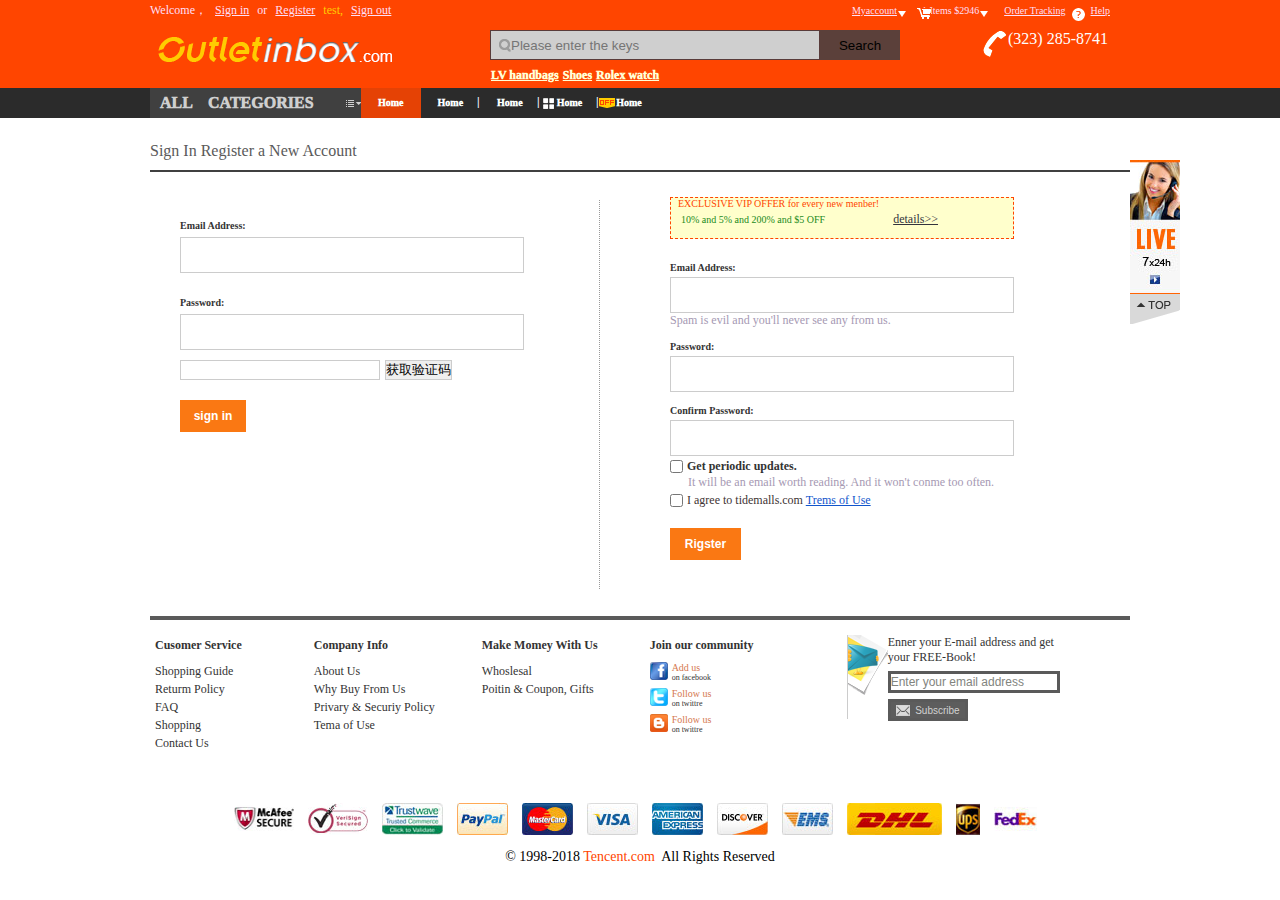
<file: html/login.html>
<!DOCTYPE html>
<html lang="en">
<head>
    <meta charset="UTF-8" />
    <title>Document</title>
    <link rel="stylesheet" type="text/css" href="../css/base.css" />
    <link rel="stylesheet" type="text/css" href="../css/login.css" />
    <script type="text/javascript" src="../js/login.js"></script>
</head>
<body>
<!-- =================================header================================= -->
     <div id="header">
            <div class="header con">
                <ul class="u1 fl">
                    <li>
                        <a href="#" >Welcome，</a>
                    </li>
                    <li>
                        <a href="#" style="text-decoration:underline;">Sign in</a>
                    </li>
                    <li>
                        <a href="#">or</a></li>
                    <li>
                        <a href="#" style="text-decoration:underline;">Register</a>
                    </li>
                    <li>
                        <a href="#" style="color:#FFCC00">test,</a>
                    </li>
                    <li>
                        <a href="#" style="text-decoration:underline;">Sign out</a>
                    </li>
                </ul>
                <ul class="u2 fr">
                        <li>
                            <span>
                                <i class="dj"></i>
                                <a href="#" style="text-decoration:underline;">Myaccount</a>
                            </span>
                            <ul class="u4">
                                <li>
                                    <a >My Wallet</a>
                                </li>
                                <li>
                                    <a style="background:url(../images/my_2.png) no-repeat 5px center;" href="#">My Wallet</a>
                                </li>
                                <li>
                                    <a style="background:url(../images/my_3.png) no-repeat 5px center;" class="" href="#">My Wallet</a>
                                </li>
                                <li>
                                    <a style="background:url(../images/my_4.png) no-repeat 5px center;" class=""href="#">My Wallet</a>
                                </li>
                                <li>
                                    <a style="background:url(../images/my_5.png) no-repeat 5px center;" class="" href="#">My Wallet</a>
                                </li>
                                <li>
                                    <a style="background:url(../images/my_6.png) no-repeat 5px center;" class="" href="#">My Wallet</a>
                                </li>
                            </ul>
                        </li>
                
                        <li>
                            <span class="span1">
                                <i class="gwc"></i> 
                                <a href="#">1 Items $2946</a>
                                <i class="dj"></i>
                            </span>
                            <ul class="u5">
                                <li>
                                    <p>
                                        <img src="../images/header_img.png" alt="" />
                                        <a href="#">People's Daily Online focuses on China</a>
                                        <span>$219*1</span>
                                    </p>
                                </li>
                                <li>
                                    <p>
                                        <img src="../images/header_img.png" alt="" />
                                        <a href="#">People's Daily Online focuses on China</a>
                                        <span>$219*1</span>
                                    </p>
                                </li>
                                <li>
                                    <p>
                                        <img src="../images/header_img.png" alt="" />
                                        <a href="#">People's Daily Online focuses on China</a>
                                        <span>$219*1</span>
                                    </p>
                                </li>
                                <li>
                                    <p class="p1">
                                        <h3 style="color:black;">subtotal:
                                        </h3>
                                        <span class="sp1" >$219</span><br/>
                                        <input class="btn"type="button" value="Checkout" />
                                    </p>
                                </li>
                               
                            </ul>
                        </li>
                        <li>
                            <span class="span2">
                                <a href="#" style="text-decoration:underline;">Order Tracking</a>
                            </span>
                        </li>
                        <li>
                            <span class="span3">
                                <i class="help"></i>
                                <a href="#" style="text-decoration:underline;">Help</a>
                            </span>
                        </li>
                </ul>
                <span class="s1">
                        <a href="#">LV handbags</a>
                        <a href="#">Shoes</a>
                        <a href="#">Rolex watch</a>
                </span>
                <p >
                    <input type="text" placeholder="Please enter the keys" /> 
                    <input type="button" value="Search" />  
                </p>
                <h2>(323) 285-8741</h2>
            </div>
        </div>
        <div id="logo">
            <div class="logo con">
                <ul class="u1 fl">
                    <li><a href="#">ALL　CATEGORIES</a>
                        <ul class="u3">
                            <li>
                                <h2>Bags </h2>
                                <p>
                                    <span>Luggage</span>
                                    <span>Boston</span>
                                    <span>Mayfair</span>
                                </p>
                                <p>
                                    <span>Birkin</span>
                                    <span>Monogrom</span>
                                    <span>Multicolore</span>
                                </p>

                            </li>
                            <li>
                                <h2>Bags </h2>
                                <p>
                                    <span>Luggage</span>
                                    <span>Boston</span>
                                    <span>Mayfair</span>
                                </p>
                                <p>
                                    <span>Birkin</span>
                                    <span>Monogrom</span>
                                    <span>Multicolore</span>
                                </p>
<!-- ==========================三级导航下的分块儿====================== -->
                                <div class="nav">
                                    <div class="nav_l fl">
                                        <h2>NFL</h2>
                                        <div>
                                        <ul class="nav_ul">
                                            <li><a href="#">BaltimoreRavens</a></li>
                                            <li><a href="#">BaltimoreRavens</a></li>
                                            <li><a href="#">BaltimoreRavens</a></li>
                                            <li><a href="#">BaltimoreRavens</a></li>
                                            <li><a href="#">BaltimoreRavens</a></li>
                                            <li><a href="#">BaltimoreRavens</a></li>
                                            <li><a href="#">BaltimoreRavens</a></li>
                                            <li><a href="#">BaltimoreRavens</a></li>
                                            <li><a href="#">BaltimoreRavens</a></li>
                                            <li><a href="#">BaltimoreRavens</a></li>
                                            <li><a href="#">BaltimoreRavens</a></li>
                                        </ul>
                                        <ul class="nav_ul">
                                            <li><a href="#">Baltimore Ravens</a></li>
                                            <li><a href="#">Baltimore Ravens</a></li>
                                            <li><a href="#">Baltimore Ravens</a></li>
                                            <li><a href="#">Baltimore Ravens</a></li>
                                            <li><a href="#">Baltimore Ravens</a></li>
                                            <li><a href="#">Baltimore Ravens</a></li>
                                            <li><a href="#">Baltimore Ravens</a></li>
                                            <li><a href="#">Baltimore Ravens</a></li>
                                            <li><a href="#">Baltimore Ravens</a></li>
                                            <li><a href="#">Baltimore Ravens</a></li>
                                            <li><a href="#">Baltimore Ravens</a></li>
                                        </ul>
                                        <ul class="nav_ul" >
                                            <li><a href="#">Baltimore Ravens</a></li>
                                            <li><a href="#">Baltimore Ravens</a></li>
                                            <li><a href="#">Baltimore Ravens</a></li>
                                            <li><a href="#">Baltimore Ravens</a></li>
                                            <li><a href="#">Baltimore Ravens</a></li>
                                            <li><a href="#">Baltimore Ravens</a></li>
                                            <li><a href="#">Baltimore Ravens</a></li>
                                            <li><a href="#">Baltimore Ravens</a></li>
                                            <li><a href="#">Baltimore Ravens</a></li>
                                            <li><a href="#">Baltimore Ravens</a></li>
                                        </ul>
                                        </div>
                                        <h2>NBA</h2>
                                        <span>
                                            <ul class="nav_ul1">
                                                <li><a href="#">EasternConference</a></li>
                                                <li><a href="#">EasternConference</a></li>
                                                <li><a href="#">EasternConference</a></li>
                                            </ul>
                                        </span>
                                        <h2>MLB</h2>
                                        <span>
                                            <ul class="nav_ul1">
                                                <li><a href="#">EasternConference</a></li>
                                                <li><a href="#">EasternConference </a></li>
                                            </ul>
                                        </span>
                                        <h2>NHL</h2>
                                        <span>
                                            <ul class="nav_ul1">
                                                <li><a href="#">EasternConference </a></li>
                                                <li><a href="#">EasternConference </a></li>
                                            </ul>
                                        </span>
                                    </div>
                                     <div class="nav_r fl">
                                         <p class="p1">
                                            <input type="text" placeholder="New Arrivals"  />
                                         </p>
                                         <h2>Final Sales</h2>
                                        <!--  <p class="p2"> -->
                                             <ul>
                                                 <li>
                                                    <a href="#">Louis Vuitton</a><a href="#"><img src="../images/nav_r_sj.png"/></a>
                                                </li>
                                                 <li>
                                                    <a href="#">Louis Vuitton</a><a href="#"><img src="../images/nav_r_sj.png"/></a>
                                                </li>
                                                 <li>
                                                    <a href="#">Louis Vuitton</a><a href="#"><img src="../images/nav_r_sj.png"/></a>
                                                </li>
                                                 <li>
                                                    <a href="#">Louis Vuitton</a><a href="#"><img src="../images/nav_r_sj.png"/></a>
                                                </li>
                                                 <li>
                                                    <a href="#">Louis Vuitton</a><a href="#"><img src="../images/nav_r_sj.png"/></a>
                                                </li>
                                                 <li>
                                                    <a href="#">Louis Vuitton</a><a href="#"><img src="../images/nav_r_sj.png"/></a>
                                                 </li>
                                             </ul>
                                     </div>
                                </div>
                            </li>
                            <li>
                                <h2>Bags</h2>
                                <p>
                                    <span>Luggage</span>
                                    <span>Boston</span>
                                    <span>Mayfair</span>
                                </p>
                                <p>
                                    <span>Birkin</span>
                                    <span>Monogrom</span>
                                    <span>Multicolore</span>
                                </p>
                            </li>
                            <li>
                                <h2>Bags</h2>
                                <p>
                                    <span>Luggage</span>
                                    <span>Boston</span>
                                    <span>Mayfair</span>
                                </p>
                                <p>
                                    <span>Birkin</span>
                                    <span>Monogrom</span>
                                    <span>Multicolore</span>
                                </p>
                            </li>
                            <li>
                                <h2>Bags</h2>
                                <p>
                                    <span>Luggage</span>
                                    <span>Boston</span>
                                    <span>Mayfair</span>
                                </p>
                                <p>
                                    <span>Birkin</span>
                                    <span>Monogrom</span>
                                    <span>Multicolore</span>
                                </p>
                            </li>
                            <li>
                                <h2>Bags</h2>
                                <p>
                                    <span>Luggage</span>
                                    <span>Boston</span>
                                    <span>Mayfair</span>
                                </p>
                                <p>
                                    <span>Birkin</span>
                                    <span>Monogrom</span>
                                    <span>Multicolore</span>
                                </p>
                            </li>
                        </ul>
                    </li>
                </ul>
                <ul class="u2 fl">
                    <li style="background-color:#E54205;">
                        <a href="#" style="background:none;color:#FBFFFF;">Home</a>
                    </li>
                    <li>
                        <a href="#">Home</a></li>
                    <li>
                        <a href="#">Home</a></li>
                    <li>
                        <i class="lw"></i><a href="#">Home</a></li>
                    <li>
                        <span><a href="#" style="background:url(../images/logo_off.png) no-repeat left center;">Home</a>
                        </span>
                    </li>
                </ul>
            </div>
        </div>
    <!-- enter -->
     <div id="enter"> 
            <div class="img">
               <a href="#"><img src="../images/guding.png" alt="" /></a>
               <a href="#"><img src="../images/guding2.png" alt="" /></a>
            </div>
        <div class="enter con"> 
            <h2>Sign In Register a New Account</h2>
            <form action="#" class="enter_l">
                <p>Email Address:</p>
                    <input type="text" name="uname" class="name_1"  />
                <p>Password:</p>
                    <input type="password" class="pass_1" />
                    <input type="text" class="inputMa" /><input type="button" class="setMa" value="获取验证码" /><span class="output"></span><br />
                    <input type="button" value="sign in"class="Btn_1"/>

            </form>
            <form action="#" class="enter_r">
            <div class="hint">
            <!-- hint是提示部分，就是显示打折信息的 -->
                <p>EXCLUSIVE VIP OFFER for every new menber!</p>
                <span>10% and 5% and 200% and $5 OFF</span>
                    <a href="#"><u>details>></u></a>
            </div>
                <p class="p1">Email Address:</p>
                    <input type="text" name="uname" class="name_2" />
                <p class="p2">Spam is evil and you'll never see any from us.</p>
                <p class="p1">Password:</p>
                    <input type="password" class="pass_2" /><br />
                <p class="p1">Confirm Password:</p>
                    <input type="password" class="pass_3" /><br />
                    <input type="checkbox" />
                <span class="s1">Get periodic updates.</span>
                <p class="p3"> It will be an email worth reading. And it won't conme too often.</p>
                    <input type="checkbox" />
                <span class="s2">I agree to tidemalls.com <a href="#"><u>Trems of Use</u></a></span><br />
                    <input type="button" value="Rigster" class="Btn_2"/>
            </form>
        </div>
    </div>
     <!-- 底部 -->
    <div id="footer">
        <div class="footer con">
            <div class="footer_top">
                <ul class="u1 fl">
                    <li class="l1">
                        <a class="footer_a1" href="#">Cusomer Service</a>
                    </li>
                    <li>
                        <a href="#">Shopping Guide</a>
                    </li>
                    <li>
                        <a href="#">Returm Policy</a>
                    </li>
                    <li>
                        <a href="#">FAQ</a>
                    </li>
                    <li>
                        <a href="#">Shopping</a>
                    </li>
                    <li>
                        <a href="#">Contact Us</a>
                    </li>
            </ul>
            <ul class="fl u2">
                <li class="l1">
                    <a class="footer_a1" href="#">Company Info</a>
                </li>
                <li>
                    <a href="#">About Us</a>
                </li>
                <li>
                    <a href="#">Why Buy From Us</a>
                </li>
                <li>
                    <a href="#">Privary & Securiy Policy</a>
                </li>
                <li>
                    <a href="#"> Tema of Use</a>
                </li>
            </ul>

            <ul class="fl u3">
                <li class="l1">
                    <a class="footer_a1" href="#">Make Momey With Us</a>
                </li>
                <li>
                    <a href="#">Whoslesal</a>
                </li>
                <li>
                    <a href="#">Poitin & Coupon, Gifts</a>
                </li>
            </ul>
            <div class="footer_box2 fl">
                <h2>
                    <a href="#">Join our community</a></h2>
                <p>
                    <img class="fl" src="../images/footer_f.png" height="18" width="18" alt="" />
                    <a class="fl" href="#">Add us</a>
                    <span class="fl">on facebook</span>
                </p>
                <p>
                    <img class="fl" src="../images/footer_t.png" height="18" width="18" alt="" />
                    <a class="fl" href="#">Follow us</a>
                    <span class="fl">on twittre</span>
                </p>
                <p>
                    <img class="fl" src="../images/footer_b.png" height="18" width="18" alt="" />
                    <a class="fl" href="#">Follow us</a>
                    <span class="fl">on twittre</span>
                </p>
            </div>
            <div class="footer_box3 fl">
                <img class="fl" src="../images/footer_bd.png" height="84" width="41" alt="" />
                <span>Enner your E-mail address and get your FREE-Book!</span>
                <form action="#">
                    <input class="fl input1" type="text" value="Enter your email address"/>
                    <input class="fl input2" type="button" value="Subscribe" />
                </form>
            </div>
        </div>
            <div class="p1">
                <a href="#">
                    <img src="../images/footer01.png" height="32" width="60" alt="" /></a>
                <a href="#">
                    <img src="../images/footer02.png" alt="" />
                </a>
                <a href="#">
                    <img src="../images/footer03.png" alt="" />
                </a>
                <a href="#">
                    <img src="../images/footer04.png" alt="" />
                </a>
                <a href="#">
                    <img src="../images/footer05.png" alt="" />
                </a>
                <a href="#">
                    <img src="../images/footer06.png" alt="" />
                </a>
                <a href="#">
                    <img src="../images/footer07.png" alt="" />
                </a>
                <a href="#">
                    <img src="../images/footer08.png" alt="" />
                </a>
                    <a href="#">
                    <img src="../images/footer09.png" alt="" />
                </a>
                <a href="#">
                    <img src="../images/footer10.png" alt="" />
                </a>
                <a href="#">
                    <img src="../images/footer11.png" alt="" />
                </a>
                <a href="#">
                    <img src="../images/footer12.png" alt="" />
                </a>
            </div>
            <p class="p2">© 1998-2018 <span>Tencent.com</span>&nbsp; All Rights Reserved</p>
        </div>
    </div>
</body>
</html>
</file>
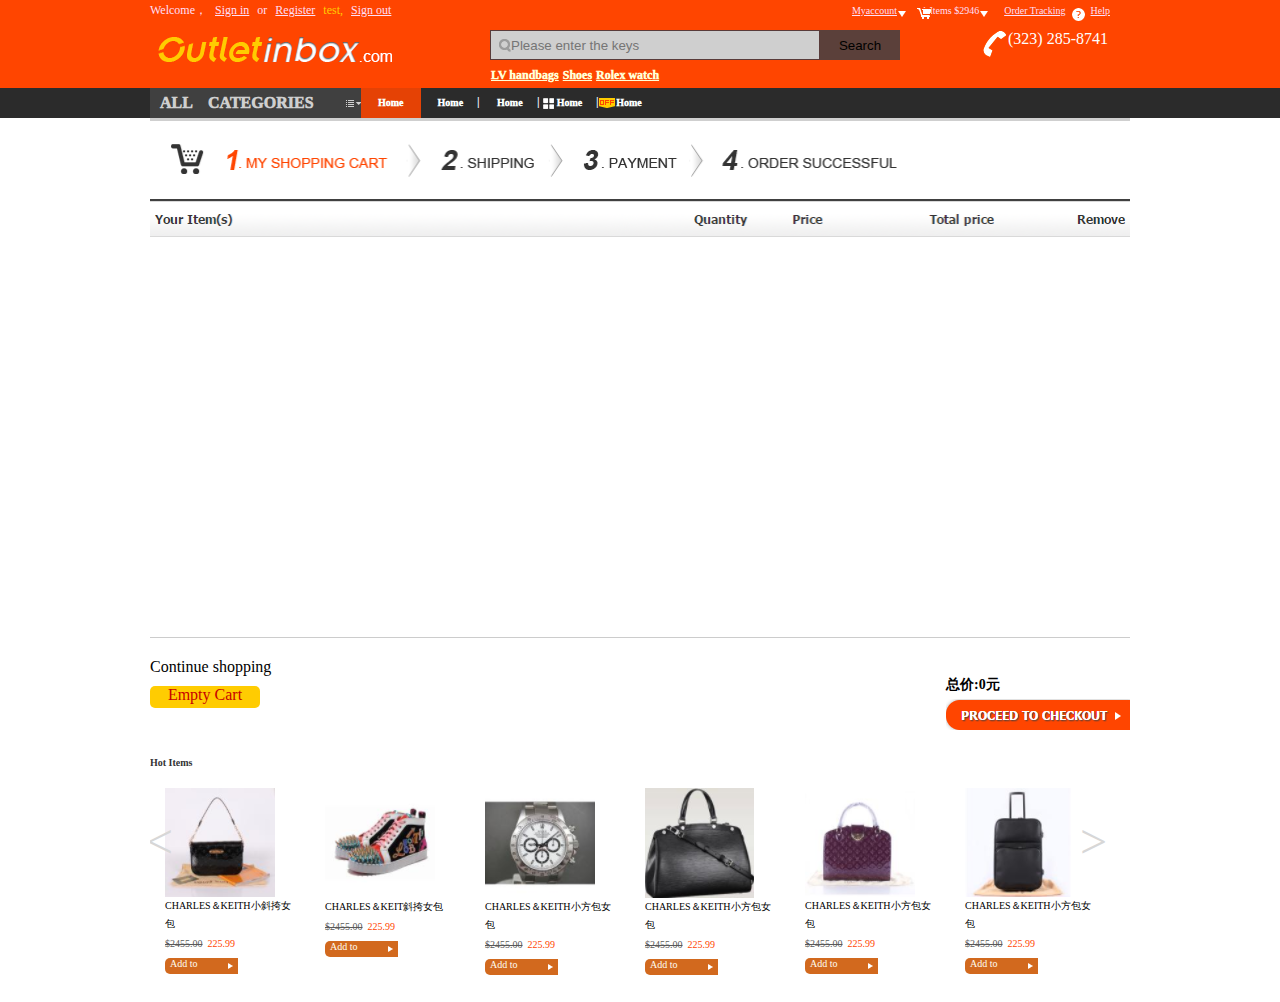
<file: html/shoppingCar.html>
<!DOCTYPE html>
<html lang="en">
<head>
    <meta charset="UTF-8" />
    <title>Document</title>
    <link rel="stylesheet" type="text/css" href="../css/base.css" />
    <link rel="stylesheet" type="text/css" href="../css/shoppingCar.css" />
    <script src="../common.js"></script>
    <script src="../js/shoppingCar.js"></script>
</head>
<body>
    <div id="header">
            <div class="header con">
                <ul class="u1 fl">
                    <li>
                        <a href="#" >Welcome，</a>
                    </li>
                    <li>
                        <a href="login.html" style="text-decoration:underline;">Sign in</a>
                    </li>
                    <li>
                        <a href="#">or</a></li>
                    <li>
                        <a href="login.html" style="text-decoration:underline;">Register</a>
                    </li>
                    <li>
                        <a href="#" style="color:#FFCC00">test,</a>
                    </li>
                    <li>
                        <a href="#" style="text-decoration:underline;">Sign out</a>
                    </li>
                </ul>
                <ul class="u2 fr">
                        <li>
                            <span>
                                <i class="dj"></i>
                                <a href="#" style="text-decoration:underline;">Myaccount</a>
                            </span>
                            <ul class="u4">
                                <li>
                                    <a href="#">My Wallet</a>
                                </li>
                                <li>
                                    <a style="background:url(../images/my_2.png) no-repeat 5px center;" href="#">My Wallet</a>
                                </li>
                                <li>
                                    <a style="background:url(../images/my_3.png) no-repeat 5px center;" class="" href="#">My Wallet</a>
                                </li>
                                <li>
                                    <a style="background:url(../images/my_4.png) no-repeat 5px center;" class=""href="#">My Wallet</a>
                                </li>
                                <li>
                                    <a style="background:url(../images/my_5.png) no-repeat 5px center;" class="" href="#">My Wallet</a>
                                </li>
                                <li>
                                    <a style="background:url(../images/my_6.png) no-repeat 5px center;" class="" href="#">My Wallet</a>
                                </li>
                            </ul>
                        </li>
                        <li>
                            <span class="span1">
                                <i class="gwc"></i> 
                                <a href="#">1 Items $2946</a>
                                <i class="dj"></i>
                            </span>
                        
                            <ul class="u5">
                                <li>
                                    <p>
                                        <img src="../images/header_img.png" alt="" />
                                        <a href="#">People's Daily Online focuses on China</a>
                                        <span>$219*1</span>
                                    </p>
                                </li>
                                <li>
                                    <p>
                                        <img src="../images/header_img.png" alt="" />
                                        <a href="#">People's Daily Online focuses on China</a>
                                        <span>$219*1</span>
                                    </p>
                                </li>
                                <li>
                                    <p>
                                        <img src="../images/header_img.png" alt="" />
                                        <a href="#">People's Daily Online focuses on China</a>
                                        <span>$219*1</span>
                                    </p>
                                </li>
                                <li>
                                    <p class="p1">
                                        <h3 style="color:black;">subtotal:
                                        </h3>
                                        <span class="sp1" >$219</span><br/>
                                        <input class="btn"type="button" value="Checkout" />
                                    </p>
                                </li>
                               
                            </ul>
                        </li>
                        <li>
                            <span class="span2">
                                <a href="#" style="text-decoration:underline;">Order Tracking</a>
                            </span>
                        </li>
                        <li>
                            <span class="span3">
                                <i class="help"></i>
                                <a href="#" style="text-decoration:underline;">Help</a>
                            </span>
                        </li>
                </ul>
                <span class="s1">
                        <a href="#">LV handbags</a>
                        <a href="#">Shoes</a>
                        <a href="#">Rolex watch</a>
                </span>
                <p id="sousuo">
                    <input type="text" placeholder="Please enter the keys" /> 
                    <input type="button" value="Search" />  
                </p>
                <h2>(323) 285-8741</h2>
            </div>
        </div>
        <div id="logo">
            <div class="logo con">
                <ul class="u1 fl">
                    <li><a href="#">ALL　CATEGORIES</a>
                        <ul class="u3">
                            <li>
                                <h2>Bags </h2>
                                <p>
                                    <span>Luggage</span>
                                    <span>Boston</span>
                                    <span>Mayfair</span>
                                </p>
                                <p>
                                    <span>Birkin</span>
                                    <span>Monogrom</span>
                                    <span>Multicolore</span>
                                </p>

                            </li>
                            <li>
                                <h2>Bags </h2>
                                <p>
                                    <span>Luggage</span>
                                    <span>Boston</span>
                                    <span>Mayfair</span>
                                </p>
                                <p>
                                    <span>Birkin</span>
                                    <span>Monogrom</span>
                                    <span>Multicolore</span>
                                </p>
<!-- ==========================三级导航下的分块儿====================== -->
                                <div class="nav">
                                    <div class="nav_l fl">
                                        <h2>NFL</h2>
                                        <div>
                                        <ul class="nav_ul">
                                            <li><a href="#">BaltimoreRavens</a></li>
                                            <li><a href="#">BaltimoreRavens</a></li>
                                            <li><a href="#">BaltimoreRavens</a></li>
                                            <li><a href="#">BaltimoreRavens</a></li>
                                            <li><a href="#">BaltimoreRavens</a></li>
                                            <li><a href="#">BaltimoreRavens</a></li>
                                            <li><a href="#">BaltimoreRavens</a></li>
                                            <li><a href="#">BaltimoreRavens</a></li>
                                            <li><a href="#">BaltimoreRavens</a></li>
                                            <li><a href="#">BaltimoreRavens</a></li>
                                            <li><a href="#">BaltimoreRavens</a></li>
                                        </ul>
                                        <ul class="nav_ul">
                                            <li><a href="#">Baltimore Ravens</a></li>
                                            <li><a href="#">Baltimore Ravens</a></li>
                                            <li><a href="#">Baltimore Ravens</a></li>
                                            <li><a href="#">Baltimore Ravens</a></li>
                                            <li><a href="#">Baltimore Ravens</a></li>
                                            <li><a href="#">Baltimore Ravens</a></li>
                                            <li><a href="#">Baltimore Ravens</a></li>
                                            <li><a href="#">Baltimore Ravens</a></li>
                                            <li><a href="#">Baltimore Ravens</a></li>
                                            <li><a href="#">Baltimore Ravens</a></li>
                                            <li><a href="#">Baltimore Ravens</a></li>
                                        </ul>
                                        <ul class="nav_ul" >
                                            <li><a href="#">Baltimore Ravens</a></li>
                                            <li><a href="#">Baltimore Ravens</a></li>
                                            <li><a href="#">Baltimore Ravens</a></li>
                                            <li><a href="#">Baltimore Ravens</a></li>
                                            <li><a href="#">Baltimore Ravens</a></li>
                                            <li><a href="#">Baltimore Ravens</a></li>
                                            <li><a href="#">Baltimore Ravens</a></li>
                                            <li><a href="#">Baltimore Ravens</a></li>
                                            <li><a href="#">Baltimore Ravens</a></li>
                                            <li><a href="#">Baltimore Ravens</a></li>
                                        </ul>
                                        </div>
                                        <h2>NBA</h2>
                                        <span>
                                            <ul class="nav_ul1">
                                                <li><a href="#">EasternConference</a></li>
                                                <li><a href="#">EasternConference</a></li>
                                                <li><a href="#">EasternConference</a></li>
                                            </ul>
                                        </span>
                                        <h2>MLB</h2>
                                        <span>
                                            <ul class="nav_ul1">
                                                <li><a href="#">EasternConference</a></li>
                                                <li><a href="#">EasternConference </a></li>
                                            </ul>
                                        </span>
                                        <h2>NHL</h2>
                                        <span>
                                            <ul class="nav_ul1">
                                                <li><a href="#">EasternConference </a></li>
                                                <li><a href="#">EasternConference </a></li>
                                            </ul>
                                        </span>
                                    </div>
                                     <div class="nav_r fl">
                                         <p class="p1">
                                            <input type="text" placeholder="New Arrivals"  />
                                         </p>
                                         <h2>Final Sales</h2>
                                        <!--  <p class="p2"> -->
                                             <ul>
                                                 <li>
                                                    <a href="#">Louis Vuitton</a><a href="#"><img src="../images/nav_r_sj.png"/></a>
                                                </li>
                                                 <li>
                                                    <a href="#">Louis Vuitton</a><a href="#"><img src="../images/nav_r_sj.png"/></a>
                                                </li>
                                                 <li>
                                                    <a href="#">Louis Vuitton</a><a href="#"><img src="../images/nav_r_sj.png"/></a>
                                                </li>
                                                 <li>
                                                    <a href="#">Louis Vuitton</a><a href="#"><img src="../images/nav_r_sj.png"/></a>
                                                </li>
                                                 <li>
                                                    <a href="#">Louis Vuitton</a><a href="#"><img src="../images/nav_r_sj.png"/></a>
                                                </li>
                                                 <li>
                                                    <a href="#">Louis Vuitton</a><a href="#"><img src="../images/nav_r_sj.png"/></a>
                                                 </li>
                                             </ul>
                                     </div>
                                </div>
                            </li>
                            <li>
                                <h2>Bags</h2>
                                <p>
                                    <span>Luggage</span>
                                    <span>Boston</span>
                                    <span>Mayfair</span>
                                </p>
                                <p>
                                    <span>Birkin</span>
                                    <span>Monogrom</span>
                                    <span>Multicolore</span>
                                </p>
                            </li>
                            <li>
                                <h2>Bags</h2>
                                <p>
                                    <span>Luggage</span>
                                    <span>Boston</span>
                                    <span>Mayfair</span>
                                </p>
                                <p>
                                    <span>Birkin</span>
                                    <span>Monogrom</span>
                                    <span>Multicolore</span>
                                </p>
                            </li>
                            <li>
                                <h2>Bags</h2>
                                <p>
                                    <span>Luggage</span>
                                    <span>Boston</span>
                                    <span>Mayfair</span>
                                </p>
                                <p>
                                    <span>Birkin</span>
                                    <span>Monogrom</span>
                                    <span>Multicolore</span>
                                </p>
                            </li>
                            <li>
                                <h2>Bags</h2>
                                <p>
                                    <span>Luggage</span>
                                    <span>Boston</span>
                                    <span>Mayfair</span>
                                </p>
                                <p>
                                    <span>Birkin</span>
                                    <span>Monogrom</span>
                                    <span>Multicolore</span>
                                </p>
                            </li>
                        </ul>
                    </li>
                </ul>
                <ul class="u2 fl">
                    <li style="background-color:#E54205;">
                        <a href="#" style="background:none;color:#FBFFFF;">Home</a>
                    </li>
                    <li>
                        <a href="#">Home</a></li>
                    <li>
                        <a href="#">Home</a></li>
                    <li>
                        <i class="lw"></i><a href="#">Home</a></li>
                    <li>
                        <span><a href="#" style="background:url(../images/logo_off.png) no-repeat left center;">Home</a>
                        </span>
                    </li>
                </ul>
            </div>
        </div>
 <!--============================购物车页面=================================================== -->
        <div id="shop">
            <div class="shoppingcar con">
            <img src="../images/shoppingcar_2.png" alt="" />
                <ul class="carList">
                </ul>
                <div class="count">
                    <a href="inbox.html"class="return">Continue shopping</a><br />
                    <a href="JavaScript:;" class="emptyCart">Empty Cart</a>
                    <div class="pay">
                        <p class="prices"></p>
                        <a href="account.html"><img src="../images/checkout.png" alt="" /></a> 
                    </div>
                </div>
            </div>
        </div>
<!-- ==========================底部================================= -->
     <div id="Box">
    <div class="box con">
    <div class="picture"> 
        <h3>Hot Items</h3>
        <ul class="focus">
            <li>
                <a href="#">
                    <img src="../images/lbt_1.png" alt="" />
                    <h5>CHARLES＆KEITH小斜挎女包</h5>
                </a>
                <span>$2455.00</span><span>225.99</span>
                <a href="#">Add to
                <img src="../images/jt_.png" alt="" /></a>
            </li> 
            <li>
                <a href="#">
                    <img src="../images/lbt_2.png" alt="" />
                    <h5>CHARLES＆KEIT斜挎女包</h5>
                 </a>    
                <span>$2455.00</span><span>225.99</span>
                <a href="#">Add to
                <img src="../images/jt_.png" alt="" /></a>
            </li>
            <li>
                <a href="#">
                    <img src="../images/lbt_3.png" alt="" />
                    <h5>CHARLES＆KEITH小方包女包</h5>
                </a>  
                <span>$2455.00</span><span>225.99</span>
               <a href="#">Add to
                <img src="../images/jt_.png" alt="" /></a>
            </li>
            <li>
                <a href="#">
                    <img src="../images/lbt_4.png" alt="" />
                    <h5>CHARLES＆KEITH小方包女包</h5>
                </a>    
                <span>$2455.00</span><span>225.99</span>
                <a href="#">Add to
                <img src="../images/jt_.png" alt="" /></a>
            </li>
            <li>
                <a href="#">
                    <img src="../images/lbt_5.png" alt="" />
                    <h5>CHARLES＆KEITH小方包女包</h5>
                </a>   
                <span>$2455.00</span><span>225.99</span>
               <a href="#">Add to
                <img src="../images/jt_.png" alt="" /></a>
            </li>
            <li>
                <a href="#">
                    <img src="../images/lbt_6.png" alt="" />
                    <h5>CHARLES＆KEITH小方包女包</h5>
                </a>    
                <span>$2455.00</span><span>225.99</span>
                <a href="#">Add to
                <img src="../images/jt_.png" alt="" /></a>
            </li>
             <li>
                <a href="#">
                    <img src="../images/lbt_3.png" alt="" />
                    <h5>CHARLES＆KEITH小方包女包</h5>
                </a>  
                <span>$2455.00</span><span>225.99</span>
               <a href="#">Add to
                <img src="../images/jt_.png" alt="" /></a>
            </li>
            <li>
                <a href="#">
                    <img src="../images/lbt_4.png" alt="" />
                    <h5>CHARLES＆KEITH小方包女包</h5>
                </a>    
                <span>$2455.00</span><span>225.99</span>
                <a href="#">Add to
                <img src="../images/jt_.png" alt="" /></a>
            </li>
            <li>
                <a href="#">
                    <img src="../images/lbt_1.png" alt="" />
                    <h5>CHARLES＆KEITH小斜挎女包</h5>
                </a>
                <span>$2455.00</span><span>225.99</span>
                <a href="#">Add to
                <img src="../images/jt_.png" alt="" /></a>
            </li> 
            <li>
                <a href="#">
                    <img src="../images/lbt_2.png" alt="" />
                    <h5>CHARLES＆KEIT斜挎女包</h5>
                 </a>    
                <span>$2455.00</span><span>225.99</span>
                <a href="#">Add to
                <img src="../images/jt_.png" alt="" /></a>
            </li>
            <li>
                <a href="#">
                    <img src="../images/lbt_3.png" alt="" />
                    <h5>CHARLES＆KEITH小方包女包</h5>
                </a>  
                <span>$2455.00</span><span>225.99</span>
               <a href="#">Add to
                <img src="../images/jt_.png" alt="" /></a>
            </li>
            <li>
                <a href="#">
                    <img src="../images/lbt_4.png" alt="" />
                    <h5>CHARLES＆KEITH小方包女包</h5>
                </a>    
                <span>$2455.00</span><span>225.99</span>
                <a href="#">Add to
                <img src="../images/jt_.png" alt="" /></a>
            </li>
            <li>
                <a href="#">
                    <img src="../images/lbt_5.png" alt="" />
                    <h5>CHARLES＆KEITH小方包女包</h5>
                </a>   
                <span>$2455.00</span><span>225.99</span>
               <a href="#">Add to
                <img src="../images/jt_.png" alt="" /></a>
            </li>
            <li>
                <a href="#">
                    <img src="../images/lbt_6.png" alt="" />
                    <h5>CHARLES＆KEITH小方包女包</h5>
                </a>    
                <span>$2455.00</span><span>225.99</span>
                <a href="#">Add to
                <img src="../images/jt_.png" alt="" /></a>
            </li>
             <li>
                <a href="#">
                    <img src="../images/lbt_3.png" alt="" />
                    <h5>CHARLES＆KEITH小方包女包</h5>
                </a>  
                <span>$2455.00</span><span>225.99</span>
               <a href="#">Add to
                <img src="../images/jt_.png" alt="" /></a>
            </li>
            <li>
                <a href="#">
                    <img src="../images/lbt_4.png" alt="" />
                    <h5>CHARLES＆KEITH小方包女包</h5>
                </a>    
                <span>$2455.00</span><span>225.99</span>
                <a href="#">Add to
                <img src="../images/jt_.png" alt="" /></a>
            </li>
            </ul>
        <a href="javascript:;" class="leftBtn"> < </a>
        <a href="javascript:;" class="rightBtn"> > </a>
    </div>  
</div>          
</div>
</body>
</html>
</file>
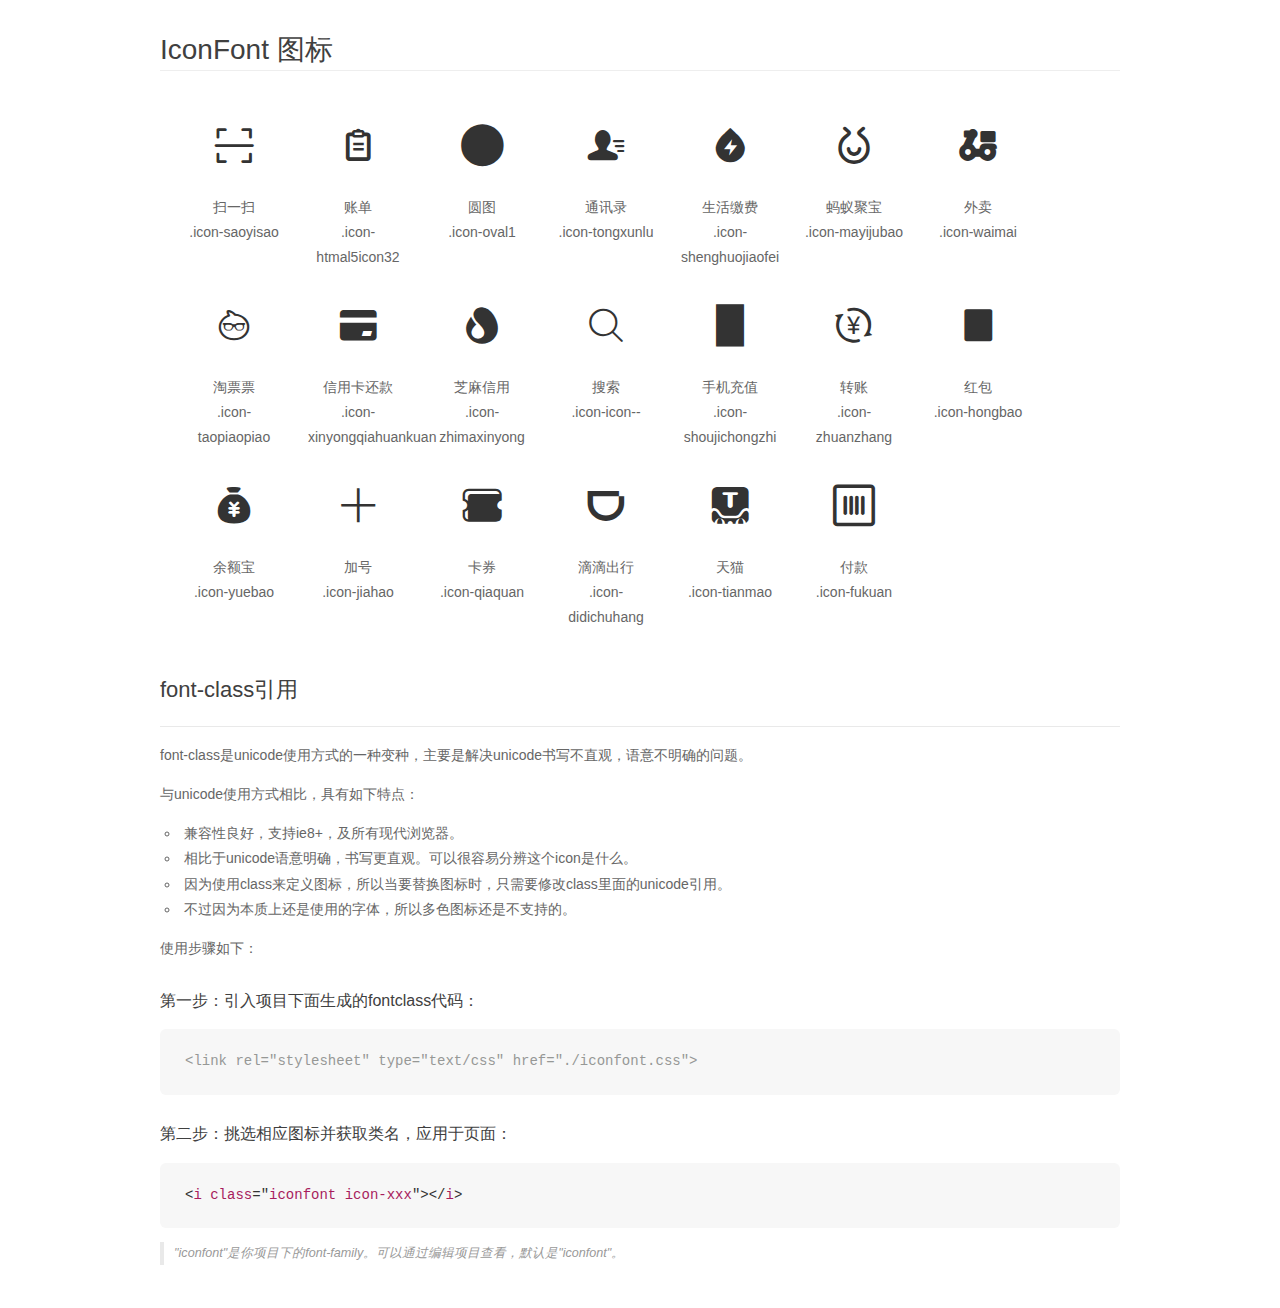
<file: iconfont/demo_fontclass.html>
<!DOCTYPE html>
<html>
<head>
    <meta charset="utf-8"/>
    <title>IconFont</title>
    <link rel="stylesheet" href="demo.css">
    <link rel="stylesheet" href="iconfont.css">
</head>
<body>
    <div class="main markdown">
        <h1>IconFont 图标</h1>
        <ul class="icon_lists clear">
            
                <li>
                <i class="icon iconfont icon-saoyisao"></i>
                    <div class="name">扫一扫</div>
                    <div class="fontclass">.icon-saoyisao</div>
                </li>
            
                <li>
                <i class="icon iconfont icon-htmal5icon32"></i>
                    <div class="name">账单</div>
                    <div class="fontclass">.icon-htmal5icon32</div>
                </li>
            
                <li>
                <i class="icon iconfont icon-oval1"></i>
                    <div class="name">圆图</div>
                    <div class="fontclass">.icon-oval1</div>
                </li>
            
                <li>
                <i class="icon iconfont icon-tongxunlu"></i>
                    <div class="name">通讯录</div>
                    <div class="fontclass">.icon-tongxunlu</div>
                </li>
            
                <li>
                <i class="icon iconfont icon-shenghuojiaofei"></i>
                    <div class="name">生活缴费</div>
                    <div class="fontclass">.icon-shenghuojiaofei</div>
                </li>
            
                <li>
                <i class="icon iconfont icon-mayijubao"></i>
                    <div class="name">蚂蚁聚宝</div>
                    <div class="fontclass">.icon-mayijubao</div>
                </li>
            
                <li>
                <i class="icon iconfont icon-waimai"></i>
                    <div class="name">外卖</div>
                    <div class="fontclass">.icon-waimai</div>
                </li>
            
                <li>
                <i class="icon iconfont icon-taopiaopiao"></i>
                    <div class="name">淘票票</div>
                    <div class="fontclass">.icon-taopiaopiao</div>
                </li>
            
                <li>
                <i class="icon iconfont icon-xinyongqiahuankuan"></i>
                    <div class="name">信用卡还款</div>
                    <div class="fontclass">.icon-xinyongqiahuankuan</div>
                </li>
            
                <li>
                <i class="icon iconfont icon-zhimaxinyong"></i>
                    <div class="name">芝麻信用</div>
                    <div class="fontclass">.icon-zhimaxinyong</div>
                </li>
            
                <li>
                <i class="icon iconfont icon-icon--"></i>
                    <div class="name">搜索</div>
                    <div class="fontclass">.icon-icon--</div>
                </li>
            
                <li>
                <i class="icon iconfont icon-shoujichongzhi"></i>
                    <div class="name">手机充值</div>
                    <div class="fontclass">.icon-shoujichongzhi</div>
                </li>
            
                <li>
                <i class="icon iconfont icon-zhuanzhang"></i>
                    <div class="name">转账</div>
                    <div class="fontclass">.icon-zhuanzhang</div>
                </li>
            
                <li>
                <i class="icon iconfont icon-hongbao"></i>
                    <div class="name">红包</div>
                    <div class="fontclass">.icon-hongbao</div>
                </li>
            
                <li>
                <i class="icon iconfont icon-yuebao"></i>
                    <div class="name">余额宝</div>
                    <div class="fontclass">.icon-yuebao</div>
                </li>
            
                <li>
                <i class="icon iconfont icon-jiahao"></i>
                    <div class="name">加号</div>
                    <div class="fontclass">.icon-jiahao</div>
                </li>
            
                <li>
                <i class="icon iconfont icon-qiaquan"></i>
                    <div class="name">卡券</div>
                    <div class="fontclass">.icon-qiaquan</div>
                </li>
            
                <li>
                <i class="icon iconfont icon-didichuhang"></i>
                    <div class="name">滴滴出行</div>
                    <div class="fontclass">.icon-didichuhang</div>
                </li>
            
                <li>
                <i class="icon iconfont icon-tianmao"></i>
                    <div class="name">天猫</div>
                    <div class="fontclass">.icon-tianmao</div>
                </li>
            
                <li>
                <i class="icon iconfont icon-fukuan"></i>
                    <div class="name">付款</div>
                    <div class="fontclass">.icon-fukuan</div>
                </li>
            
        </ul>

        <h2 id="font-class-">font-class引用</h2>
        <hr>

        <p>font-class是unicode使用方式的一种变种，主要是解决unicode书写不直观，语意不明确的问题。</p>
        <p>与unicode使用方式相比，具有如下特点：</p>
        <ul>
        <li>兼容性良好，支持ie8+，及所有现代浏览器。</li>
        <li>相比于unicode语意明确，书写更直观。可以很容易分辨这个icon是什么。</li>
        <li>因为使用class来定义图标，所以当要替换图标时，只需要修改class里面的unicode引用。</li>
        <li>不过因为本质上还是使用的字体，所以多色图标还是不支持的。</li>
        </ul>
        <p>使用步骤如下：</p>
        <h3 id="-fontclass-">第一步：引入项目下面生成的fontclass代码：</h3>


        <pre><code class="lang-js hljs javascript"><span class="hljs-comment">&lt;link rel="stylesheet" type="text/css" href="./iconfont.css"&gt;</span></code></pre>
        <h3 id="-">第二步：挑选相应图标并获取类名，应用于页面：</h3>
        <pre><code class="lang-css hljs">&lt;<span class="hljs-selector-tag">i</span> <span class="hljs-selector-tag">class</span>="<span class="hljs-selector-tag">iconfont</span> <span class="hljs-selector-tag">icon-xxx</span>"&gt;&lt;/<span class="hljs-selector-tag">i</span>&gt;</code></pre>
        <blockquote>
        <p>"iconfont"是你项目下的font-family。可以通过编辑项目查看，默认是"iconfont"。</p>
        </blockquote>
    </div>
</body>
</html>
</file>
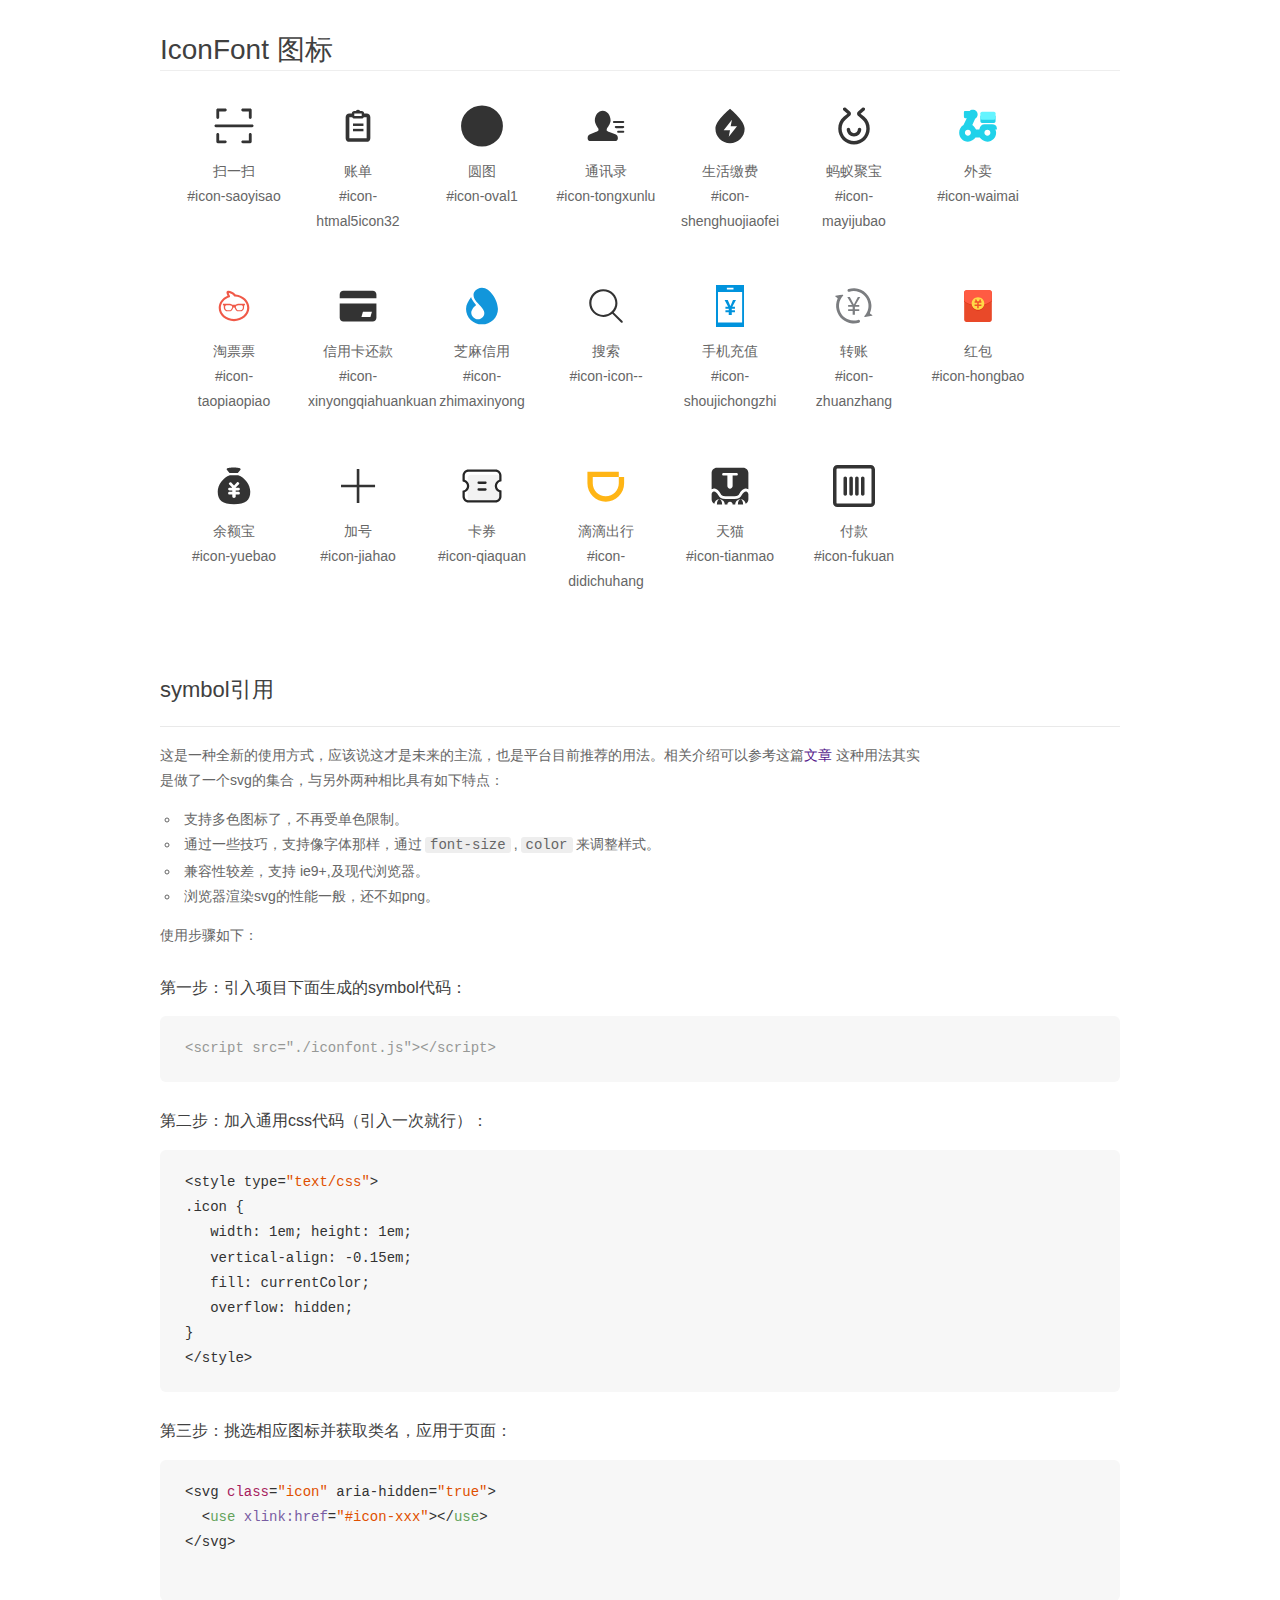
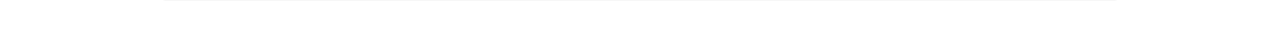
<file: iconfont/demo_symbol.html>
<!DOCTYPE html>
<html>
<head>
    <meta charset="utf-8"/>
    <title>IconFont</title>
    <link rel="stylesheet" href="demo.css">
    <script src="iconfont.js"></script>

    <style type="text/css">
        .icon {
          /* 通过设置 font-size 来改变图标大小 */
          width: 1em; height: 1em;
          /* 图标和文字相邻时，垂直对齐 */
          vertical-align: -0.15em;
          /* 通过设置 color 来改变 SVG 的颜色/fill */
          fill: currentColor;
          /* path 和 stroke 溢出 viewBox 部分在 IE 下会显示
             normalize.css 中也包含这行 */
          overflow: hidden;
        }

    </style>
</head>
<body>
    <div class="main markdown">
        <h1>IconFont 图标</h1>
        <ul class="icon_lists clear">
            
                <li>
                    <svg class="icon" aria-hidden="true">
                        <use xlink:href="#icon-saoyisao"></use>
                    </svg>
                    <div class="name">扫一扫</div>
                    <div class="fontclass">#icon-saoyisao</div>
                </li>
            
                <li>
                    <svg class="icon" aria-hidden="true">
                        <use xlink:href="#icon-htmal5icon32"></use>
                    </svg>
                    <div class="name">账单</div>
                    <div class="fontclass">#icon-htmal5icon32</div>
                </li>
            
                <li>
                    <svg class="icon" aria-hidden="true">
                        <use xlink:href="#icon-oval1"></use>
                    </svg>
                    <div class="name">圆图</div>
                    <div class="fontclass">#icon-oval1</div>
                </li>
            
                <li>
                    <svg class="icon" aria-hidden="true">
                        <use xlink:href="#icon-tongxunlu"></use>
                    </svg>
                    <div class="name">通讯录</div>
                    <div class="fontclass">#icon-tongxunlu</div>
                </li>
            
                <li>
                    <svg class="icon" aria-hidden="true">
                        <use xlink:href="#icon-shenghuojiaofei"></use>
                    </svg>
                    <div class="name">生活缴费</div>
                    <div class="fontclass">#icon-shenghuojiaofei</div>
                </li>
            
                <li>
                    <svg class="icon" aria-hidden="true">
                        <use xlink:href="#icon-mayijubao"></use>
                    </svg>
                    <div class="name">蚂蚁聚宝</div>
                    <div class="fontclass">#icon-mayijubao</div>
                </li>
            
                <li>
                    <svg class="icon" aria-hidden="true">
                        <use xlink:href="#icon-waimai"></use>
                    </svg>
                    <div class="name">外卖</div>
                    <div class="fontclass">#icon-waimai</div>
                </li>
            
                <li>
                    <svg class="icon" aria-hidden="true">
                        <use xlink:href="#icon-taopiaopiao"></use>
                    </svg>
                    <div class="name">淘票票</div>
                    <div class="fontclass">#icon-taopiaopiao</div>
                </li>
            
                <li>
                    <svg class="icon" aria-hidden="true">
                        <use xlink:href="#icon-xinyongqiahuankuan"></use>
                    </svg>
                    <div class="name">信用卡还款</div>
                    <div class="fontclass">#icon-xinyongqiahuankuan</div>
                </li>
            
                <li>
                    <svg class="icon" aria-hidden="true">
                        <use xlink:href="#icon-zhimaxinyong"></use>
                    </svg>
                    <div class="name">芝麻信用</div>
                    <div class="fontclass">#icon-zhimaxinyong</div>
                </li>
            
                <li>
                    <svg class="icon" aria-hidden="true">
                        <use xlink:href="#icon-icon--"></use>
                    </svg>
                    <div class="name">搜索</div>
                    <div class="fontclass">#icon-icon--</div>
                </li>
            
                <li>
                    <svg class="icon" aria-hidden="true">
                        <use xlink:href="#icon-shoujichongzhi"></use>
                    </svg>
                    <div class="name">手机充值</div>
                    <div class="fontclass">#icon-shoujichongzhi</div>
                </li>
            
                <li>
                    <svg class="icon" aria-hidden="true">
                        <use xlink:href="#icon-zhuanzhang"></use>
                    </svg>
                    <div class="name">转账</div>
                    <div class="fontclass">#icon-zhuanzhang</div>
                </li>
            
                <li>
                    <svg class="icon" aria-hidden="true">
                        <use xlink:href="#icon-hongbao"></use>
                    </svg>
                    <div class="name">红包</div>
                    <div class="fontclass">#icon-hongbao</div>
                </li>
            
                <li>
                    <svg class="icon" aria-hidden="true">
                        <use xlink:href="#icon-yuebao"></use>
                    </svg>
                    <div class="name">余额宝</div>
                    <div class="fontclass">#icon-yuebao</div>
                </li>
            
                <li>
                    <svg class="icon" aria-hidden="true">
                        <use xlink:href="#icon-jiahao"></use>
                    </svg>
                    <div class="name">加号</div>
                    <div class="fontclass">#icon-jiahao</div>
                </li>
            
                <li>
                    <svg class="icon" aria-hidden="true">
                        <use xlink:href="#icon-qiaquan"></use>
                    </svg>
                    <div class="name">卡券</div>
                    <div class="fontclass">#icon-qiaquan</div>
                </li>
            
                <li>
                    <svg class="icon" aria-hidden="true">
                        <use xlink:href="#icon-didichuhang"></use>
                    </svg>
                    <div class="name">滴滴出行</div>
                    <div class="fontclass">#icon-didichuhang</div>
                </li>
            
                <li>
                    <svg class="icon" aria-hidden="true">
                        <use xlink:href="#icon-tianmao"></use>
                    </svg>
                    <div class="name">天猫</div>
                    <div class="fontclass">#icon-tianmao</div>
                </li>
            
                <li>
                    <svg class="icon" aria-hidden="true">
                        <use xlink:href="#icon-fukuan"></use>
                    </svg>
                    <div class="name">付款</div>
                    <div class="fontclass">#icon-fukuan</div>
                </li>
            
        </ul>


        <h2 id="symbol-">symbol引用</h2>
        <hr>

        <p>这是一种全新的使用方式，应该说这才是未来的主流，也是平台目前推荐的用法。相关介绍可以参考这篇<a href="">文章</a>
        这种用法其实是做了一个svg的集合，与另外两种相比具有如下特点：</p>
        <ul>
          <li>支持多色图标了，不再受单色限制。</li>
          <li>通过一些技巧，支持像字体那样，通过<code>font-size</code>,<code>color</code>来调整样式。</li>
          <li>兼容性较差，支持 ie9+,及现代浏览器。</li>
          <li>浏览器渲染svg的性能一般，还不如png。</li>
        </ul>
        <p>使用步骤如下：</p>
        <h3 id="-symbol-">第一步：引入项目下面生成的symbol代码：</h3>
        <pre><code class="lang-js hljs javascript"><span class="hljs-comment">&lt;script src="./iconfont.js"&gt;&lt;/script&gt;</span></code></pre>
        <h3 id="-css-">第二步：加入通用css代码（引入一次就行）：</h3>
        <pre><code class="lang-js hljs javascript">&lt;style type=<span class="hljs-string">"text/css"</span>&gt;
.icon {
   width: <span class="hljs-number">1</span>em; height: <span class="hljs-number">1</span>em;
   vertical-align: <span class="hljs-number">-0.15</span>em;
   fill: currentColor;
   overflow: hidden;
}
&lt;<span class="hljs-regexp">/style&gt;</span></code></pre>
        <h3 id="-">第三步：挑选相应图标并获取类名，应用于页面：</h3>
        <pre><code class="lang-js hljs javascript">&lt;svg <span class="hljs-class"><span class="hljs-keyword">class</span></span>=<span class="hljs-string">"icon"</span> aria-hidden=<span class="hljs-string">"true"</span>&gt;<span class="xml"><span class="hljs-tag">
  &lt;<span class="hljs-name">use</span> <span class="hljs-attr">xlink:href</span>=<span class="hljs-string">"#icon-xxx"</span>&gt;</span><span class="hljs-tag">&lt;/<span class="hljs-name">use</span>&gt;</span>
</span>&lt;<span class="hljs-regexp">/svg&gt;
        </span></code></pre>
    </div>
</body>
</html>
</file>
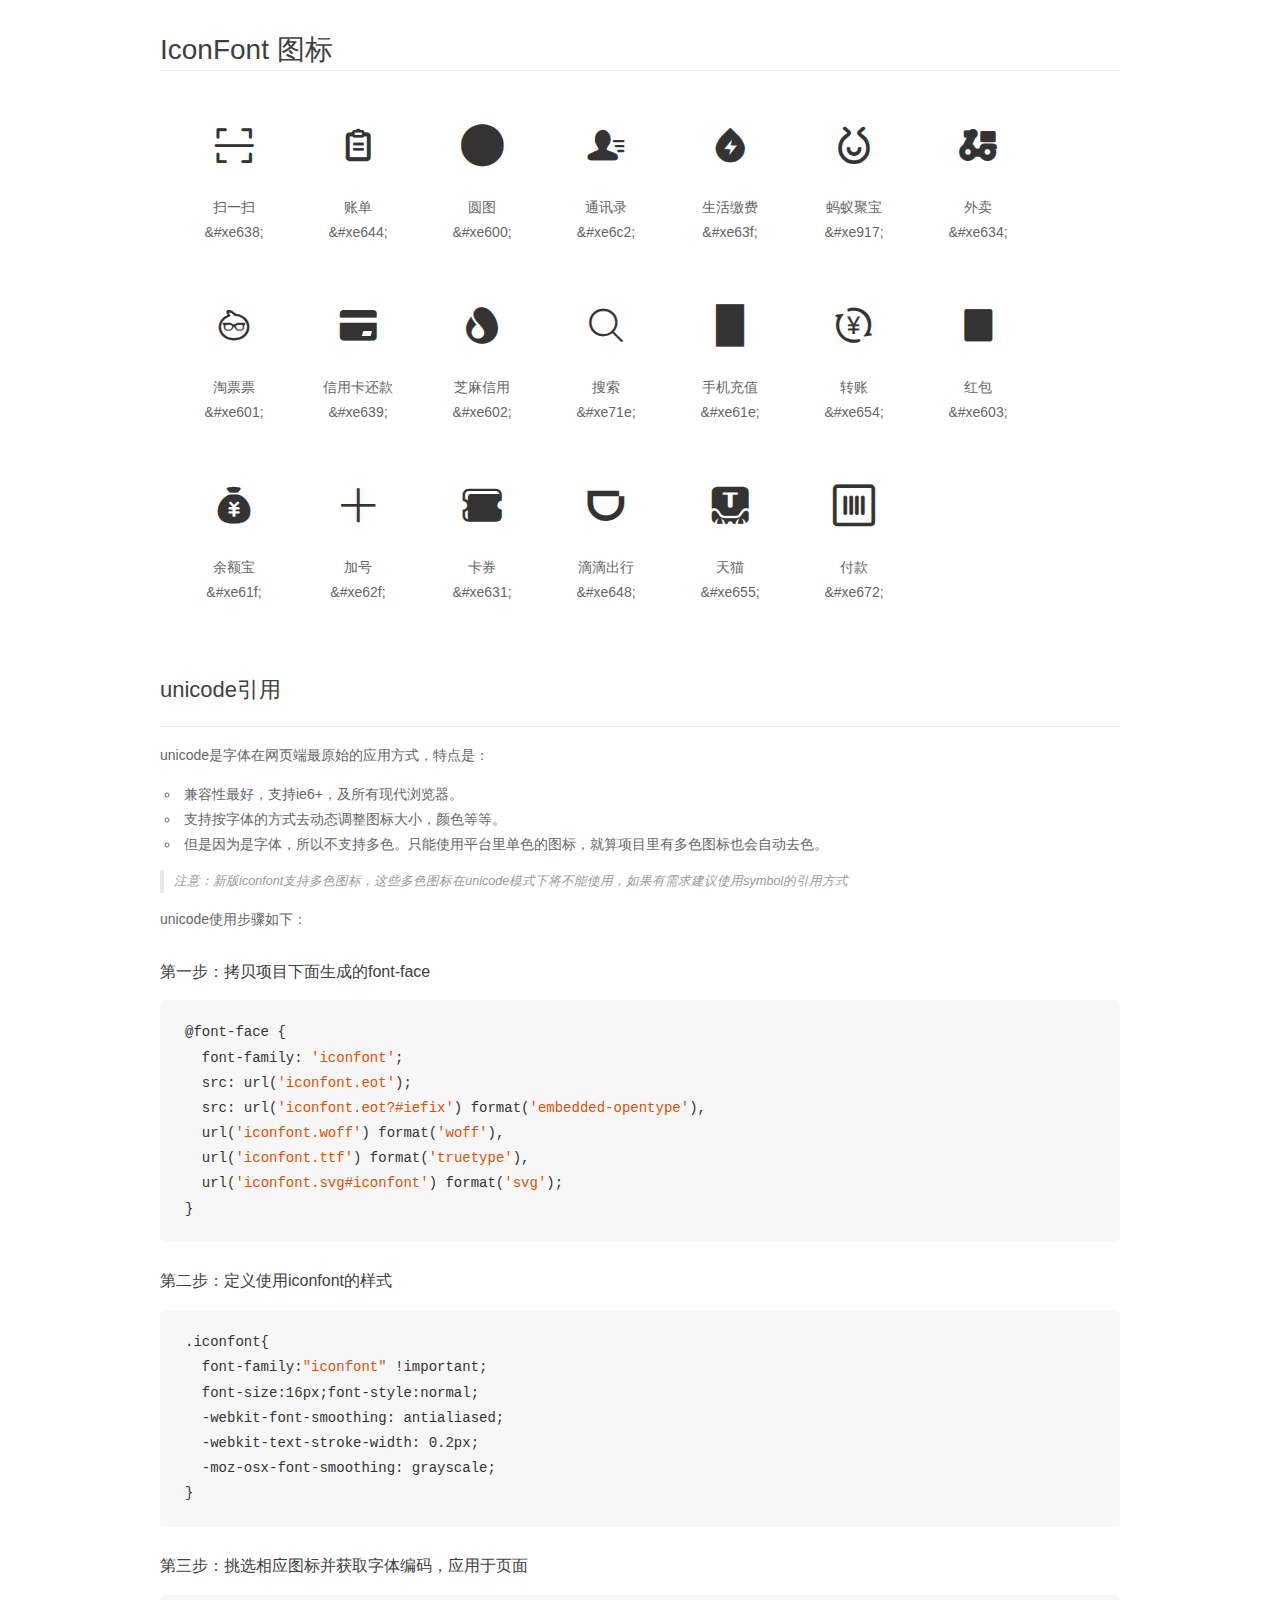
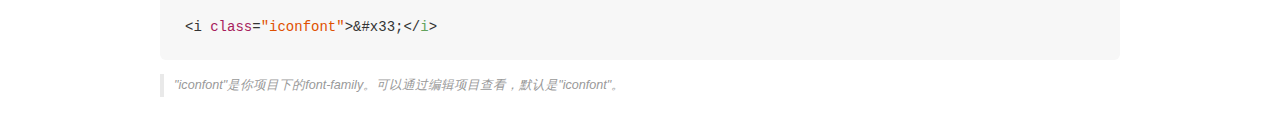
<file: iconfont/demo_unicode.html>
<!DOCTYPE html>
<html>
<head>
    <meta charset="utf-8"/>
    <title>IconFont</title>
    <link rel="stylesheet" href="demo.css">

    <style type="text/css">

        @font-face {font-family: "iconfont";
          src: url('iconfont.eot'); /* IE9*/
          src: url('iconfont.eot#iefix') format('embedded-opentype'), /* IE6-IE8 */
          url('iconfont.woff') format('woff'), /* chrome, firefox */
          url('iconfont.ttf') format('truetype'), /* chrome, firefox, opera, Safari, Android, iOS 4.2+*/
          url('iconfont.svg#iconfont') format('svg'); /* iOS 4.1- */
        }

        .iconfont {
          font-family:"iconfont" !important;
          font-size:16px;
          font-style:normal;
          -webkit-font-smoothing: antialiased;
          -webkit-text-stroke-width: 0.2px;
          -moz-osx-font-smoothing: grayscale;
        }

    </style>
</head>
<body>
    <div class="main markdown">
        <h1>IconFont 图标</h1>
        <ul class="icon_lists clear">
            
                <li>
                <i class="icon iconfont">&#xe638;</i>
                    <div class="name">扫一扫</div>
                    <div class="code">&amp;#xe638;</div>
                </li>
            
                <li>
                <i class="icon iconfont">&#xe644;</i>
                    <div class="name">账单</div>
                    <div class="code">&amp;#xe644;</div>
                </li>
            
                <li>
                <i class="icon iconfont">&#xe600;</i>
                    <div class="name">圆图</div>
                    <div class="code">&amp;#xe600;</div>
                </li>
            
                <li>
                <i class="icon iconfont">&#xe6c2;</i>
                    <div class="name">通讯录</div>
                    <div class="code">&amp;#xe6c2;</div>
                </li>
            
                <li>
                <i class="icon iconfont">&#xe63f;</i>
                    <div class="name">生活缴费</div>
                    <div class="code">&amp;#xe63f;</div>
                </li>
            
                <li>
                <i class="icon iconfont">&#xe917;</i>
                    <div class="name">蚂蚁聚宝</div>
                    <div class="code">&amp;#xe917;</div>
                </li>
            
                <li>
                <i class="icon iconfont">&#xe634;</i>
                    <div class="name">外卖</div>
                    <div class="code">&amp;#xe634;</div>
                </li>
            
                <li>
                <i class="icon iconfont">&#xe601;</i>
                    <div class="name">淘票票</div>
                    <div class="code">&amp;#xe601;</div>
                </li>
            
                <li>
                <i class="icon iconfont">&#xe639;</i>
                    <div class="name">信用卡还款</div>
                    <div class="code">&amp;#xe639;</div>
                </li>
            
                <li>
                <i class="icon iconfont">&#xe602;</i>
                    <div class="name">芝麻信用</div>
                    <div class="code">&amp;#xe602;</div>
                </li>
            
                <li>
                <i class="icon iconfont">&#xe71e;</i>
                    <div class="name">搜索</div>
                    <div class="code">&amp;#xe71e;</div>
                </li>
            
                <li>
                <i class="icon iconfont">&#xe61e;</i>
                    <div class="name">手机充值</div>
                    <div class="code">&amp;#xe61e;</div>
                </li>
            
                <li>
                <i class="icon iconfont">&#xe654;</i>
                    <div class="name">转账</div>
                    <div class="code">&amp;#xe654;</div>
                </li>
            
                <li>
                <i class="icon iconfont">&#xe603;</i>
                    <div class="name">红包</div>
                    <div class="code">&amp;#xe603;</div>
                </li>
            
                <li>
                <i class="icon iconfont">&#xe61f;</i>
                    <div class="name">余额宝</div>
                    <div class="code">&amp;#xe61f;</div>
                </li>
            
                <li>
                <i class="icon iconfont">&#xe62f;</i>
                    <div class="name">加号</div>
                    <div class="code">&amp;#xe62f;</div>
                </li>
            
                <li>
                <i class="icon iconfont">&#xe631;</i>
                    <div class="name">卡券</div>
                    <div class="code">&amp;#xe631;</div>
                </li>
            
                <li>
                <i class="icon iconfont">&#xe648;</i>
                    <div class="name">滴滴出行</div>
                    <div class="code">&amp;#xe648;</div>
                </li>
            
                <li>
                <i class="icon iconfont">&#xe655;</i>
                    <div class="name">天猫</div>
                    <div class="code">&amp;#xe655;</div>
                </li>
            
                <li>
                <i class="icon iconfont">&#xe672;</i>
                    <div class="name">付款</div>
                    <div class="code">&amp;#xe672;</div>
                </li>
            
        </ul>
        <h2 id="unicode-">unicode引用</h2>
        <hr>

        <p>unicode是字体在网页端最原始的应用方式，特点是：</p>
        <ul>
        <li>兼容性最好，支持ie6+，及所有现代浏览器。</li>
        <li>支持按字体的方式去动态调整图标大小，颜色等等。</li>
        <li>但是因为是字体，所以不支持多色。只能使用平台里单色的图标，就算项目里有多色图标也会自动去色。</li>
        </ul>
        <blockquote>
        <p>注意：新版iconfont支持多色图标，这些多色图标在unicode模式下将不能使用，如果有需求建议使用symbol的引用方式</p>
        </blockquote>
        <p>unicode使用步骤如下：</p>
        <h3 id="-font-face">第一步：拷贝项目下面生成的font-face</h3>
        <pre><code class="lang-js hljs javascript">@font-face {
  font-family: <span class="hljs-string">'iconfont'</span>;
  src: url(<span class="hljs-string">'iconfont.eot'</span>);
  src: url(<span class="hljs-string">'iconfont.eot?#iefix'</span>) format(<span class="hljs-string">'embedded-opentype'</span>),
  url(<span class="hljs-string">'iconfont.woff'</span>) format(<span class="hljs-string">'woff'</span>),
  url(<span class="hljs-string">'iconfont.ttf'</span>) format(<span class="hljs-string">'truetype'</span>),
  url(<span class="hljs-string">'iconfont.svg#iconfont'</span>) format(<span class="hljs-string">'svg'</span>);
}
</code></pre>
        <h3 id="-iconfont-">第二步：定义使用iconfont的样式</h3>
        <pre><code class="lang-js hljs javascript">.iconfont{
  font-family:<span class="hljs-string">"iconfont"</span> !important;
  font-size:<span class="hljs-number">16</span>px;font-style:normal;
  -webkit-font-smoothing: antialiased;
  -webkit-text-stroke-width: <span class="hljs-number">0.2</span>px;
  -moz-osx-font-smoothing: grayscale;
}
</code></pre>
        <h3 id="-">第三步：挑选相应图标并获取字体编码，应用于页面</h3>
        <pre><code class="lang-js hljs javascript">&lt;i <span class="hljs-class"><span class="hljs-keyword">class</span></span>=<span class="hljs-string">"iconfont"</span>&gt;&amp;#x33;<span class="xml"><span class="hljs-tag">&lt;/<span class="hljs-name">i</span>&gt;</span></span></code></pre>

        <blockquote>
        <p>"iconfont"是你项目下的font-family。可以通过编辑项目查看，默认是"iconfont"。</p>
        </blockquote>
    </div>


</body>
</html>
</file>
<file: css/base.css>
/*(1)清除默认样式*/
html, body, ul, li, ol, dl, dd, dt, p, h1, h2, h3, h4, h5, h6, form, fieldset, legend, img,input{
    margin:0; 
    padding:0;
}

/*去掉input等聚焦时的蓝色边框*/
fieldset, img,input,button {
    border:0 none;
    padding:0;
    margin:0;
    outline-style:none;
}   

ul,li,ol{
    list-style:none;
}
select, input {
    vertical-align:middle;
}

/*防止拖动*/
textarea {
    resize:none;
}

/*  去掉图片低测默认的3像素空白缝隙，或者用display：block也可以*/
img {
    border:0 none;
    vertical-align:middle;
}  

table {
    border-collapse:collapse;
}

a {
    text-decoration:none;
}



/*2.添加公共样式*/
/*body {
    font:12px Arial,Verdana,"\5b8b\4f53";
    color:#666;
    background:#fff;
}*/

/*清除浮动（不管）*/
.clearfix:before,.clearfix:after {  /*清楚浮动*/
    content:"";
    display:table;
}
.clearfix:after{clear:both;}
.clearfix{
    *zoom:1;/*IE/7/6*/
}
/*设置h标签的大小，设置跟父亲一样大的字体font-size:100%;*/
h1,h2,h3,h4,h5,h6 {
    font-weight:normal;
    font-size:1em;
} 
s,i,em{
    font-style:normal;
    text-decoration:none;
}


/*公共类*/
.con {  /*内容、版心 提取 */
    width: 980px;
    margin:0 auto;
    box-sizing: border-box;
}
.fl {
    float:left;
}
.fr {
    float:right;
}
.ac {
    text-align:center;
}
.hide {
    display:none;
}
.f12{ font-size: 12px;}
.f14{ font-size: 14px;}
.f16{ font-size: 16px;}
*{box-sizing:border-box;}
i{
    display:block;
    width:23px;
    height:26px;
    background:url(../images/JLT.fw.png) no-repeat ;
  }
/*.phone{
      background-position:-42px 3px;
  }*/
  .help{
      background-position:-29px 7px;
  }
  .dj{
      background-position:-150px 10px;
  }
  .gwc{
      background-position:-59px 8px;
  }
  .lw{
    background-position:-202px 9px;
  }
.tel{
    background-position:0 0;
  }
  /*.off{
    background-position:-96px 10px;
  }*/
.QQ{
    background-position:-169px 2px;
  }
.jt{
    background-position:-124px 6px;
  }
  .sk{
     width:33px;
     height:17px;
     background:url(../images/dt.gif) no-repeat ;
     background-position:-68px 0px;
     position:absolute;
     top:-15px;
     right:0;
  }
</file>
<file: css/index.css>
/*==========================header====================*/
#header{
    height:88px;
    background:#FF4500;
    width: 100%;
    z-index:2;
}
/*用于吸顶*/
.fixed{position:fixed;left: 0;top: 0;height:100px;background:#FF4500;}
.header{
    height:88px;
    background:#FF4500;
    background:url(../images/header.png) no-repeat 8px 37px;
    position:relative;
    z-index:2;
}

.header .u1 li{
    float:left;
}
.header .u1 li a{
    font-size:12px;
    color:white;
    padding-right:8px;
}
.header .u2>li{
    float:left;
}
.header .u2 li .span1{height: 30px;}
.header .u2 li .u4{
    position:absolute;
    display:none;
    z-index:2;
}
.header .u2 li:nth-child(1):hover .u4{
    display:block;
}
.header .u2 li:nth-child(1):hover span{
    background:#FFFFFF;
}
.header .u2 li:nth-child(1):hover span a{
    color:red;
}
.header .u2 li:nth-child(2):hover span a{
    color:red;
}
.header .u2 .u4 li{
    width:131px;
    height:29px;
    background:#FFFFFF;
    border-bottom:1px dotted #ccc;
}
.header .u2 .u4 a{
    font-size:12px;
    color:#6E3339;
    padding-left:27px;
    background:url(../images/my_1.png) no-repeat 5px center;
}
.header .u2 .u5{
    position:absolute;
    display:none;
    background:#fff;
    z-index:2;
}
.header .u2 li:nth-child(2):hover .u5{
    display:block;
}
.header .u2 li:nth-child(2):hover span{
    background:#FFFFFF;
    color:#FF4500;
}
.header .u2 .u5 li{
    width:225px;
   
}
.header .u2 .u5 li p{
    position:relative;
    vertical-align:top;
    width:225px;
    height:67px;
}
.header .u2 .u5 li p img{
    position:absolute;
    top:16px;
    left:0;
}
.header .u2 .u5 li p>a{
    position:absolute;
    top:16px;
    left:75px;
    font-size:10px;
    color:#75625A;
    line-height:14px;
    text-decoration:underline;
}
.header .u2 .u5 li p span{
    position:absolute;
    top:58px;
    left:75px;
}
.header .u2 .u5 li  h3,.sp1{
    margin-left:40%;
}

.header .u2 .u5 li .btn{
    background:#575857;
    width:102px;
    height:24px;
    border-radius:3px;
    margin-left:40%;
    color:#fff;
}
.header .u2 li span{
    padding:0 20px 0 5px;
    position:relative;
}
.header .u2 li span .dj{
    position:absolute;
    right:0px;
    top:1px;
}
.header .u2 li span .help{
    position:absolute;
    left:-10px;
    top:1px;
}
.header .u2 li span .gwc{
    position:absolute;
    left:0;
    top:0;
}
.header .u2 li a{
    font-size:10px;
    color:white;
    margin-left: 10px;
}
.header .s1 {
    position:absolute;
    left:341px;
    top:65px;
}
.header .s1 a{
    font-size:12px;
    color:#FFFFD6;
    font-weight:999;
    text-decoration:underline;
}
.header p input:nth-child(1){
    display:block;
    background:url(../images/header_ss.png) no-repeat 8px center;
    background-color:#CFCFCF;
    width:330px;
    height:30px;
    padding-left:20px;
    border:1px solid #593B3A;
    position:absolute;
    top:30px;
    left:340px;
     z-index:1;
}
.header p input:nth-child(2){
    display:block;
    background:#5B403A;
    width:80px;
    height:30px;
    position:absolute;
    left:670px;
    top:30px;
    z-index:1;
}
.header h2{
    position:absolute;
    top:30px;
    right:22px;
    height:27px;
    color:#FFFFFF;
    font-size:16px;
    padding-left:25px;
    background:url(../images/phone.png) no-repeat left center;

}
.header h2 .tel{
    position:absolute;
    left:0px;
    top:0;
}
#logo{
    height:30px;
    background:#2B2B2B;
}
.logo{
    height:30px;
    background:#2B2B2B;
}

.logo .u1>li>a{
    display:block;
    height:30px;
    width:211px;
    background:url(../images/nav_zcd.png) no-repeat right center;
    background-color:#404040;
    line-height:30px;
    font-weight:999;
    color:#CFCFCF;
    padding:0 0px 0 10px;
}
.logo .u1 .u3 li{
    padding-left:12px;
}

.logo .u1 .u3>li:nth-child(2){
    background:#F1F1F1;
}
.logo .u1 .u3>li:nth-child(4){
    background:#F1F1F1;
}
.logo .u1 .u3>li:nth-child(6){
    background:#F1F1F1;
}
.logo .u1 .u3 li>h2{
    background:url(../images/logo_jj.png) no-repeat right center;
    font-size:12px;
    color:#404040;
}
.logo .u1 .u3 p span{
    font-size:12px;
    line-height:18px;
    color:#7F5A7F;
}
.logo .u1 .u3>li{
    background: white;
    height:70px;
    width:210px;
    position:relative;
}
.logo .u1 li .u3{
    display:inline-block;
    display:none;
    position: absolute;
}
.logo .u1 li:hover .u3{
    display:block;
}
.logo .u1 .u3>li .nav{
    z-index: 1;
    display:none;
    position:absolute;
    left:211px;
    top:-70px;
    width:580px;
    height:430px;
}
.logo .u1 .u3 li:nth-child(2):hover .nav{
    display:block;
}
.logo .u1 .u3 li:nth-child(3):hover .nav{
    
    display:block;
}
.logo .u1 .u3 li:nth-child(4):hover .nav{
    
    display:block;
}
.logo .u1 .u3 li .nav .nav_l{
    padding:0 0 0 9px;
    width:412px;
    height:430px;
    float:left;
    background:#404040;
}
.logo .u1 .u3 li .nav .nav_l div{
    height:220px;
    padding-top:10px;
}
.logo .u1 .u3 li .nav .nav_l h2{
    font-weight:999;
    font-size:12px;
    color:#829999;
    width:395px;
    height:30px;
    border-bottom:2px solid #829999;
}
.logo .u1 .u3 li .nav .nav_l .nav_ul{
    float:left;
    
    /*margin-left:10px;*/
}
.logo .u1 .u3 li .nav .nav_l .nav_ul li a{
    display:block;
    font-size:10px;
   /* text-decoration:none;*/
    color:#C6CFCF;
    /*width:123px;*/
  /*  height:20px;*/
}
.logo .u1 .u3 li .nav .nav_l .nav_ul1 li{
    float:left;
}
.logo .u1 .u3 li .nav .nav_l span{
    display:block;
    color:#829999;
    width:395px;
    height:30px;
}
.logo .u1 .u3 li .nav .nav_l span li a {
  /*  display:block;*/
    width:108px;
    font-size:9px;
    color:#C6CFCF;
}
.logo .u1 .u3 li .nav .nav_r{
    padding:14px 0 0 9px;
    width:168px;
    height:430px;
    background:#404040;
  /*  padding-left:11px;*/
    /*position:relative;*/
}
.logo .u1 .u3 li .nav .nav_r .p1>input{
  /*  position:absolute;
    top:11px;*/
    display:block;
    height:18px;
    width:137px;
    background:url(../images/logo_input.png) no-repeat right center;
    background-color:#5A5A5A;
    color:#fff;
    margin-bottom:10px;
}
.logo .u1 .u3 li .nav .nav_r  h2{
    font-size:10px;
    height:22px;
    width:85px;
    color:#C7CFC7;
   background: url(../images/logo_off.png)no-repeat right center;
    
}
.logo .u1 .u3 li .nav .nav_r .p1{
    margin-left:10px;
}
.logo .u1 .u3 li .nav .nav_r ul{
    margin-left:-10px;
}
.logo .u1 .u3 li .nav .nav_r ul li a:nth-child(1){
    font-size:9px;
    color:#C6CFCF;
    margin-right:38px;
}
.logo .u2 li{
    float:left;
    position:relative;
}

.logo .u2 li a{
    color:#FBFFFF;
    font-size:10px;
    padding:0 17px;
    line-height:30px;
    font-weight:999;
    background:url(../images/logo_bd.png) no-repeat right center;
}
.logo .u2 li i{
    width:26px;
    height:29px;
    position:absolute;
    left:-5px;
    bottom:0px;
}
/*==================banner===================*/
#banner{
    height: 387px;
}
/*.banner{
    height: 387px;
}*/
.banner{
    height:387px;
    position:relative;
    overflow:hidden;
    right:0;
    margin-right:269px;
    background:#fff;
   /* padding-left:300px;*/
   /* float:right;*/
}
.banner ul{
    overflow:hidden;
    position:absolute;
    float:right;
    right:0;

}
.banner ul li{
    float:left;
}
/*.banner img{
    width: 770px;
    height: 387px;
    float: right;
    z-index: 2;
}*/
.banner img{
    display:block;
    float:right;
    width: 770px;
    height: 387px;
    z-index: 2;
}
.banner .page{
    position:absolute;
    right:0;
    bottom:0;
    padding:10px;
}
.banner .page span{
    display:inline-block;
    margin:0 5px;
    width:30px;
    height:30px;
    line-height:30px;
    background-color:rgba(0,0,0,.6);
    text-align:center;
    color:#fff;
    border-radius: 50%;
    box-shadow:0 0 10px rgba(0,0,0,.5);
}
.banner .page span.active{
    background-color: rgba(255,0,0,.8);
}

/*===================xlogo====================*/
#xlogo{
    height: 282px;
}
.xlogo{
    height: 282px;
}
.xlogo .xlogo_r{
    width: 770px;
    height: 281px;
    float: right;
    background: #EFEFEF;
    padding:0 6px;
}
/*.xlogo .xlogo_r img{
    margin-top:5px;
}*/
.xlogo .xlogo_r>a{
    display:block;
    width: 147px;
    height: 132px;
    float:left;
     margin-top:5px;
     margin-right: 3px;
     position:relative;
     overflow:hidden;
}
.xlogo .xlogo_r>a>span{
    position:absolute;
    display:block;
    font-size: 14px;
    width: 147px;
    height: 132px;
    top: 132px;
    background:#000;
    color: white;
    font-style: normal;
    opacity: 0.8;
}
/*================staff====================*/
#staff{
    height: 182px;
}
.staff{
    height: 182px;
}
.staff .staff_con{
    height: 182px;
    width: 770px;
    background:url(../images/staff_bd.png)  repeat-x ;
    border-right:5px solid #EFEFEF;
    border-left:5px solid #EFEFEF;
}
.staff .staff_con .staff_con_l_z h2{
    height: 50px;
    font-size:16px;
    font-weight: 900;
    line-height:50px;
    padding-left:10px;
}
.staff .staff_con .staff_con_l_z .staff_con_l{
    width: 380px;
    height: 190px;
    position:relative;
}
.staff .staff_con .staff_con_l_z .staff_con_l .img2{
    position:absolute;
    top:-8px;
    left:95px;
}
.staff .staff_con .staff_con_l_z .staff_con_l .img1{
    margin-right:15px;
}
.staff .staff_con .staff_con_l_z .staff_con_l .span1{
    font-size:12px;
    color: #000;
    font-weight: 900;
    line-height: 24px;
} 
.staff .staff_con .staff_con_l_z .staff_con_l .span2{
    font-size:12px;
    color: #000;
    text-decoration: line-through;
    line-height: 24px;
}
.staff .staff_con .staff_con_l_z .staff_con_l .span3{
    font-size:12px;
    color: #FF4500;
}
/*=====================new====================*/
#new{
    height: 307px;
}
.new{
    height: 307px;
}
.new .new_con{
    height: 307px;
    width: 770px;
    border-left:8px solid #EFEFEF;
}
.new .new_con .new_con_z h2{
    height: 47px;
    width: 764px;
    border-bottom:2px solid #000;
    padding-left:10px;
    line-height: 45px;
     font-size:16px;
    font-weight: 900;
}
.new .new_con .new_con_z .new_con_l{
    height: 250px;
    width: 160px;
    margin: 10px 15px 0;
    line-height: 20px;
}
.new .new_con .new_con_z .new_con_l p{
   transform:scale(0.8);
   line-height: 24px;
}
.new .new_con .new_con_z .new_con_l .span1{
    text-decoration: line-through;
}
.new .new_con .new_con_z .new_con_l .span2{
    color:#FF4552;
}
.new .new_con .new_con_z .new_con_l .span3{
    color:#699053;
}
/*==========================top====================*/
#top{
    height: 877px;
}
.top{
    height: 877px;
}
.top .top_con{
    height: 877px;
    width: 770px;
    border-left:8px solid #EFEFEF;
}
.top .top_con .top_con_z h2{
    height: 47px;
    width: 764px;
    border-bottom:2px solid #000;
    padding-left:10px;
    line-height: 45px;
     font-size:16px;
    font-weight: 900;
}
.top .top_con .top_con_z .top_con_l{
    height: 250px;
    width: 160px;
    margin: 15px 15px 10px;
    line-height: 20px;
}
.top .top_con .top_con_z .top_con_l p{
   transform:scale(0.8);
   line-height: 24px;
}
.top .top_con .top_con_z .top_con_l .span1{
    text-decoration: line-through;
}
.top .top_con .top_con_z .top_con_l .span2{
    color:#FF4552;
}
.top .top_con .top_con_z .top_con_l .span3{
    color:#699053;
}
/*======================topnews=================*/
#topnews{
    height: 637px;
}
.topnews{
    height: 637px;
}
.topnews .topnews_con{
    height: 637px;
    width: 770px;
    border-left:8px solid #EFEFEF;
}
.topnews .topnews_con h2{
    height: 60px;
    width: 770px;
    padding-left: 38px;
    background:url(../images/topnews_h2.png) no-repeat 15px center;
    line-height:60px;
}
.topnews .topnews_con .topnews_con_1{
    height: 76px;
    width: 750px;
    display: inline-block;
    margin: 20px 0 20px 0;
}
.topnews .topnews_con .topnews_con_1 img{
    float:left;
    margin-bottom: 20px;
}
.topnews .topnews_con .topnews_con_1 .span1{
    text-decoration: underline;
}
.topnews .topnews_con .topnews_con_1 .span2{
    color: #cbb;
}
/*=====================================底部==============================*/
#footer{
    background: #ffffff;
    height: 270px;
}
.footer{
    height: 270px;
    background:#fff;
    padding-top: 15px;
    border-top: 4px solid #5a5a5a;
}

.footer .footer_top{
    height: 133px;
    background:#ffffff;
    padding-left: 5px;
    margin-bottom: 35px;
}
.footer .footer_top .u1{
    margin-right: 72px;
}
.footer .footer_top ul .l1{
    margin-bottom:8px;
}
.footer .footer_top ul .l1 .footer_a1{
    font-weight:900;
}
.footer .footer_top .u2{
    margin-right: 47px;
}
.footer .footer_top .u1 li a{
    font-size: 12px;
    color:#333333;
    line-height: 6px;
}
.footer .footer_top .u2 li a{
    font-size: 12px;
    color:#333333;
    line-height: 6px;
}
.footer .footer_top .u3{
    margin-right: 52px;
}
.footer .footer_top .u3 li a{
    font-size: 12px;
    color:#333333;
    line-height: 6px;
}
.footer .footer_top .footer_box2{
    height: 133px;
    width: 127px;
    margin-right: 70px;
}
.footer .footer_top .footer_box2 h2{
    margin-bottom: 9px;
}
.footer .footer_top .footer_box2 h2>a{
    font-size: 12px;
    color:#333333;
    font-weight:900;
}
.footer .footer_top .footer_box2 p{
    position:relative;
    height: 26px;
}
.footer .footer_top .footer_box2 p>a{
    font-size: 10px;
    vertical-align: top;
    color:#d57950;
}
.footer .footer_top .footer_box2 p>span{
    font-size: 8px;
    position:absolute;
    left:22px;
    bottom:6px;
    color:#333333;
}
.footer .footer_top .footer_box2 p>img{
    vertical-align: top;
    margin-right: 4px;
}
.footer .footer_top .footer_box3{
    width: 230px;
}
.footer .footer_top .footer_box3 span{
    font-size: 12px;
    width: 188px;
    color:#333333;
    display: inline-block;
    float: left;
    margin-bottom: 6px;
}
.footer .footer_top .footer_box3 .input1{
    width: 172px;
    height: 22px;
    border:3px solid #5a5a5a;
    font-size: 12px;
    margin-bottom: 6px;
    color:#82847e;
}
.footer .footer_top .footer_box3 .input2{
    width: 80px;
    height: 22px;
    border:3px solid #5a5a5a;
    font-size: 10px;
    background-color:#5d5d5d;
    text-align: right;
    background-image:url(../images/footer_em.png);
    background-repeat:no-repeat;
    background-position:5px 3px;
    padding-right: 5px;
    color:#d2d2d1;
}
.footer .p1{
    text-align: center;
    margin-bottom: 14px;
}
.footer .p1 img{
    margin-right: 10px;
}
.footer .p2{
    text-align: center;
    font-size: 14px;
}
.footer .p2 span{
    color:#ff4500;
}
</file>
<file: css/account.css>
/* 
* @Author: Marte
* @Date:   2018-11-24 09:26:28
* @Last Modified by:   Marte
* @Last Modified time: 2018-11-24 17:47:37
*/
/*==========================header====================*/
#header{
    height:88px;
    background:#FF4500;
}
.header{
    height:88px;
    background:#FF4500;
    background:url(../images/header.png) no-repeat 8px 37px;
    position:relative;
}
.header .header_t{
    height: 21px;
    width: 980px;
}
.header .u1 li{
    float:left;
}
.header .u1 li a{
    font-size:12px;
    color:white;
    padding-right:8px;
}
.header .u2>li{
    float:left;
}
.header .u2 li .span1{height: 30px;}
.header .u2 li .u4{
    position:absolute;
    display:none;
    z-index:2;
}
.header .u2 li:nth-child(1):hover .u4{
    display:block;
}
.header .u2 li:nth-child(1):hover span{
    background:#FFFFFF;
}
.header .u2 li:nth-child(1):hover span a{
    color:red;
}
.header .u2 li:nth-child(2):hover span a{
    color:red;
}
.header .u2 .u4 li{
    width:131px;
    height:29px;
    background:#FFFFFF;
    border-bottom:1px dotted #ccc;
}
.header .u2 .u4 a{
    font-size:12px;
    color:#6E3339;
    padding-left:27px;
    background:url(../images/my_1.png) no-repeat 5px center;
}
.header .u2 .u5{
    position:absolute;
    display:none;
    background:#fff;
    z-index:2;
}
.header .u2 li:nth-child(2):hover .u5{
    display:block;
}
.header .u2 li:nth-child(2):hover span{
    background:#FFFFFF;
    color:#FF4500;
}
.header .u2 .u5 li{
    width:225px;
   
}
.header .u2 .u5 li p{
    position:relative;
    vertical-align:top;
    width:225px;
    height:67px;
}
.header .u2 .u5 li p img{
    position:absolute;
    top:16px;
    left:0;
}
.header .u2 .u5 li p>a{
    position:absolute;
    top:16px;
    left:75px;
    font-size:10px;
    color:#75625A;
    line-height:14px;
    text-decoration:underline;
}
.header .u2 .u5 li p span{
    position:absolute;
    top:58px;
    left:75px;
}
.header .u2 .u5 li  h3,.sp1{
    margin-left:40%;
}

.header .u2 .u5 li .btn{
    background:#575857;
    width:102px;
    height:24px;
    border-radius:3px;
    margin-left:40%;
    color:#fff;
}
.header .u2 li span{
    padding:0 20px 0 5px;
    position:relative;
}
.header .u2 li span .dj{
    position:absolute;
    right:0px;
    top:1px;
}
.header .u2 li span .help{
    position:absolute;
    left:-10px;
    top:1px;
}
.header .u2 li span .gwc{
    position:absolute;
    left:0;
    top:0;
}
.header .u2 li a{
    font-size:10px;
    color:white;
    margin-left: 10px;
}
.header #search{
    height: 67px;
    width: 980px;
    background: #FF4500;
}
.header .s1 {
    position:absolute;
    left:341px;
    top:65px;
}
.header .s1 a{
    font-size:12px;
    color:#FFFFD6;
    font-weight:999;
    text-decoration:underline;
}
.header p input:nth-child(1){
    display:block;
    background:url(../images/header_ss.png) no-repeat 8px center;
    background-color:#CFCFCF;
    width:330px;
    height:30px;
    padding-left:20px;
    border:1px solid #593B3A;
    position:absolute;
    top:30px;
    left:340px;
     z-index:1;
}
.header p input:nth-child(2){
    display:block;
    background:#5B403A;
    width:80px;
    height:30px;
    position:absolute;
    left:670px;
    top:30px;
    z-index:1;
}
.header h2{
    position:absolute;
    top:30px;
    right:22px;
    height:27px;
    color:#FFFFFF;
    font-size:16px;
    padding-left:25px;
    background:url(../images/phone.png) no-repeat left center;

}
.header h2 .tel{
    position:absolute;
    left:0px;
    top:0;
}
#logo{
    height:30px;
    background:#2B2B2B;
}
.logo{
    height:30px;
    background:#2B2B2B;
}
.logo .u1>li>a{
    display:block;
    height:30px;
    width:211px;
    background:url(../images/nav_zcd.png) no-repeat right center;
    background-color:#404040;
    line-height:30px;
    font-weight:999;
    color:#CFCFCF;
    padding:0 0px 0 10px;
}
.logo .u1 .u3>li{
    padding-left:12px;
    background: #ccc;
}

.logo .u1 .u3>li:nth-child(2){
    background:#F1F1F1;
}
.logo .u1 .u3>li:nth-child(4){
    background:#F1F1F1;
}
.logo .u1 .u3>li:nth-child(6){
    background:#F1F1F1;
}
.logo .u1 .u3 li>h2{
    background:url(../images/logo_jj.png) no-repeat right center;
    font-size:12px;
    color:#404040;
}
.logo .u1 .u3 p span{
    font-size:12px;
    line-height:18px;
    color:#7F5A7F;
}
.logo .u1 .u3>li{
    height:70px;
    width:210px;
    position:relative;
}
.logo .u1 li .u3{
    display:inline-block;
    display:none;
    position: absolute;
}
.logo .u1 li:hover .u3{
    display:block;
}
.logo .u1 .u3>li .nav{
    z-index: 1;
    display:none;
    position:absolute;
    left:211px;
    top:-70px;
    width:580px;
    height:430px;
}
.logo .u1 .u3 li:nth-child(2):hover .nav{
    display:block;
}
.logo .u1 .u3 li .nav .nav_l{
    padding:0 0 0 9px;
    width:412px;
    height:430px;
    float:left;
    background:#404040;
}
.logo .u1 .u3 li .nav .nav_l div{
    height:220px;
    padding-top:10px;
}
.logo .u1 .u3 li .nav .nav_l h2{
    font-weight:999;
    font-size:12px;
    color:#829999;
    width:395px;
    height:30px;
    border-bottom:2px solid #829999;
}
.logo .u1 .u3 li .nav .nav_l .nav_ul{
    float:left;
    
    /*margin-left:10px;*/
}
.logo .u1 .u3 li .nav .nav_l .nav_ul li a{
    display:block;
    font-size:10px;
   /* text-decoration:none;*/
    color:#C6CFCF;
    /*width:123px;*/
  /*  height:20px;*/
}
.logo .u1 .u3 li .nav .nav_l .nav_ul1 li{
    float:left;
}
.logo .u1 .u3 li .nav .nav_l span{
    display:block;
    color:#829999;
    width:395px;
    height:30px;
}
.logo .u1 .u3 li .nav .nav_l span li a {
  /*  display:block;*/
    width:108px;
    font-size:9px;
    color:#C6CFCF;
}
.logo .u1 .u3 li .nav .nav_r{
    padding:14px 0 0 9px;
    width:168px;
    height:430px;
    background:#404040;
  /*  padding-left:11px;*/
    /*position:relative;*/
}
.logo .u1 .u3 li .nav .nav_r .p1>input{
  /*  position:absolute;
    top:11px;*/
    display:block;
    height:18px;
    width:137px;
    background:url(../images/logo_input.png) no-repeat right center;
    background-color:#5A5A5A;
    color:#fff;
    margin-bottom:10px;
}
.logo .u1 .u3 li .nav .nav_r  h2{
    font-size:10px;
    height:22px;
    width:85px;
    color:#C7CFC7;
   background: url(../images/logo_off.png)no-repeat right center;
    
}
.logo .u1 .u3 li .nav .nav_r .p1{
    margin-left:10px;
}
.logo .u1 .u3 li .nav .nav_r ul{
    margin-left:-10px;
}
.logo .u1 .u3 li .nav .nav_r ul li a:nth-child(1){
    font-size:9px;
    color:#C6CFCF;
    margin-right:38px;
}
.logo .u2 li{
    float:left;
    position:relative;
}

.logo .u2 li a{
    color:#FBFFFF;
    font-size:10px;
    padding:0 17px;
    line-height:30px;
    font-weight:999;
    background:url(../images/logo_bd.png) no-repeat right center;
}
.logo .u2 li i{
    width:26px;
    height:29px;
    position:absolute;
    left:-5px;
    bottom:0px;
}


/*shipping*/
 
 #main{
    height: 1230px;
    border-top: 3px solid #CFCFCF;
 }
 #main .img{
    width: 0px;
    height: 164px;
    position: fixed;
    top:160px;
    right:50px;

}
 .main{
    height: 1230px;
 }
 .main_l{
    height: 1227px;
    width: 720px;
 }
 .main .main_l .shipping{
    width: 720px;
    height: 420px;
 }
.main .main_l .shipping h2{
    height: 47px;
    width: 720px;
    padding-top: 15px;
    border-bottom: 2px solid #404040;
 }
.main .main_l .shipping h2 span:nth-child(1){
    font-size:24px;
    color: #FF6600;
    font-weight:900;
    font-style: italic;
    margin: 0 10px;
 }
.main .main_l .shipping h2 span:nth-child(2){
    font-size:18px;
    color: #3F3F3F;
    font-weight: 900;
 }
.main .main_l .shipping .shipping_t{
    height: 189px;
    width: 720px;
    padding-left: 16px;
}
.main .main_l .shipping .shipping_t h3{
    height: 32px;
    width: 720px;
    font-size: 12px;
    font-weight: 900;
    line-height: 32px;
}
.main .main_l .shipping .shipping_t>img{
    margin-right: 15px;
    margin-bottom: 30px;
}
.main .main_l .shipping .shipping_t_b{
    height: 189px;
    width: 720px;
    padding-left: 16px;
}
.main .main_l .shipping .shipping_t_b h3{
    height: 32px;
    width: 720px;
    font-size: 12px;
    font-weight: 900;
    line-height: 32px;
}
.main .main_l .shipping .shipping_t_b form{
    margin-bottom: 30px;
}
.main .main_l .shipping .shipping_t_b form p{
    float: left;
    margin-left: 30px;
}
.main .main_l .shipping .shipping_t_b form>p>a{
    font-size: 12px;
    color: #333333;
}
.main .main_l .shipping .shipping_t_b form>p>span{
    font-size: 12px;
    color: #228B22;
}
.details{display:none;position:absolute;padding:10px;width:200px;border:1px solid #f60;background-color: #ffc;}
.details::before,.details::after{
            content:'';
            position:absolute;top:-20px;left:15px;
            border:10px solid transparent;border-bottom-color:#f60;
        }
.details::after{top:-18px;border-bottom-color:#ffc;}
.main .main_l .payment{
    height: 760px;
    width: 720px;
    padding-left: 16px;
    padding-top: 20px;
}
.main .main_l .payment form>span{
    font-size: 12px;
    color: #333333;
}
.main .main_l .payment .inp1{
    border: 1px solid #CCCCCC;
    width: 184px;
    height: 24px;
}
.main .main_l .payment .apply{
    height: 24px;
    width: 54px;
    background: #FC5F09;
    font-size: 12px;
    font-weight: 900;
    color: #fff;
    text-align: center;
    line-height: 24px;
    display:inline-block;
}
.main .main_l .payment h3{
    height: 50px;
    width: 720px;
    font-size: 12px;
    font-weight: 900;
    line-height: 50px;
    padding-left:15px;
}
.main .main_l .payment form>p{
    margin: 30px 0;
}
.main .main_l .payment form>p span{
   font-size: 12px;
   font-weight: 900;
}
.main .main_r{
    height: 1000px;
    width: 242px;
    padding-top: 46px;
}
.main .main_r .main_r_t{
    background: url(../images/account_border.png) repeat-x;
    height: 172px;
    width: 242px;
    padding-top: 16px;
}
.main .main_r .main_r_t>span{
    font-size: 12px;
    color: #333333;
    line-height: 24px;
}
.main .main_r .main_r_t span:nth-child(16){
    color: #CC0000;
}
.main .main_r .main_r_c{
    width: 242px;
    min-height: 286px;
}
.main .main_r .main_r_c p{
    font-size: 12px;
    color: #333333;
}
.main .main_r .main_r_c p:nth-child(2){
    text-decoration: underline;
}
.main .main_r .main_r_c img{
    float: left;
    margin-bottom: 20px;
}
.main .main_r .main_r_c .shuchu{
    margin-bottom: 10px;
    border-bottom: 1px solid #ccc;
}
</file>
<file: css/inbox.css>
#header{
    height:88px;
    background:#FF4500;
}
.header{
    height:88px;
    background:#FF4500;
    background:url(../images/header.png) no-repeat 8px 37px;
    position:relative;
}

.header .u1 li{
    float:left;
}
.header .u1 li a{
    font-size:12px;
    color:white;
    padding-right:8px;
}
.header .u2>li{
    float:left;
}
.header .u2 li .span1{height: 30px;}
.header .u2 li .u4{
    position:absolute;
    display:none;
    z-index:2;
}
.header .u2 li:nth-child(1):hover .u4{
    display:block;
}
.header .u2 li:nth-child(1):hover span{
    background:#FFFFFF;
}
.header .u2 li:nth-child(1):hover span a{
    color:red;
}
.header .u2 li:nth-child(2):hover span a{
    color:red;
}
.header .u2 .u4 li{
    width:131px;
    height:29px;
    background:#FFFFFF;
    border-bottom:1px dotted #ccc;
}
.header .u2 .u4 a{
    font-size:12px;
    color:#6E3339;
    padding-left:27px;
    background:url(../images/my_1.png) no-repeat 5px center;
}
.header .u2 .u5{
    position:absolute;
    display:none;
    background:#fff;
    z-index:2;
}
.header .u2 li:nth-child(2):hover .u5{
    display:block;
}
.header .u2 li:nth-child(2):hover span{
    background:#FFFFFF;
    color:#FF4500;
}
.header .u2 .u5 li{
    width:225px;
   
}
.header .u2 .u5 li p{
    position:relative;
    vertical-align:top;
    width:225px;
    height:67px;
}
.header .u2 .u5 li p img{
    position:absolute;
    top:16px;
    left:0;
}
.header .u2 .u5 li p>a{
    position:absolute;
    top:16px;
    left:75px;
    font-size:10px;
    color:#75625A;
    line-height:14px;
    text-decoration:underline;
}
.header .u2 .u5 li p span{
    position:absolute;
    top:58px;
    left:75px;
}
.header .u2 .u5 li  h3,.sp1{
    margin-left:40%;
}

.header .u2 .u5 li .btn{
    background:#575857;
    width:102px;
    height:24px;
    border-radius:3px;
    margin-left:40%;
    color:#fff;
}
.header .u2 li span{
    padding:0 20px 0 5px;
    position:relative;
}
.header .u2 li span .dj{
    position:absolute;
    right:0px;
    top:1px;
}
.header .u2 li span .help{
    position:absolute;
    left:-10px;
    top:1px;
}
.header .u2 li span .gwc{
    position:absolute;
    left:0;
    top:0;
}
.header .u2 li a{
    font-size:10px;
    color:white;
    margin-left: 10px;
}
.header .s1 {
    position:absolute;
    left:341px;
    top:65px;
}
.header .s1 a{
    font-size:12px;
    color:#FFFFD6;
    font-weight:999;
    text-decoration:underline;
}
.header p input:nth-child(1){
    display:block;
    background:url(../images/header_ss.png) no-repeat 8px center;
    background-color:#CFCFCF;
    width:330px;
    height:30px;
    padding-left:20px;
    border:1px solid #593B3A;
    position:absolute;
    top:30px;
    left:340px;
     z-index:1;
}
.header p input:nth-child(2){
    display:block;
    background:#5B403A;
    width:80px;
    height:30px;
    position:absolute;
    left:670px;
    top:30px;
    z-index:1;
}
.header h2{
    position:absolute;
    top:30px;
    right:22px;
    height:27px;
    color:#FFFFFF;
    font-size:16px;
    padding-left:25px;
    background:url(../images/phone.png) no-repeat left center;

}
.header h2 .tel{
    position:absolute;
    left:0px;
    top:0;
}
#logo{
    height:30px;
    background:#2B2B2B;
}
.logo{
    height:30px;
    background:#2B2B2B;
}
.logo .u1>li>a{
    display:block;
    height:30px;
    width:211px;
    background:url(../images/nav_zcd.png) no-repeat right center;
    background-color:#404040;
    line-height:30px;
    font-weight:999;
    color:#CFCFCF;
    padding:0 0px 0 10px;
}
.logo .u1 .u3 li{
    padding-left:12px;
}

.logo .u1 .u3>li:nth-child(2){
    background:#F1F1F1;
}
.logo .u1 .u3>li:nth-child(4){
    background:#F1F1F1;
}
.logo .u1 .u3>li:nth-child(6){
    background:#F1F1F1;
}
.logo .u1 .u3 li>h2{
    background:url(../images/logo_jj.png) no-repeat right center;
    font-size:12px;
    color:#404040;
}
.logo .u1 .u3 p span{
    font-size:12px;
    line-height:18px;
    color:#7F5A7F;
}
.logo .u1 .u3>li{
    height:70px;
    width:210px;
    position:relative;
}
.logo .u1 li .u3{
    display:inline-block;
    background: white;
    display:none;
    position: absolute;
}
.logo .u1 li:hover .u3{
    display:block;
}
.logo .u1 .u3>li .nav{
    z-index: 1;
    display:none;
    position:absolute;
    left:211px;
    top:-70px;
    width:580px;
    height:430px;
}
.logo .u1 .u3 li:nth-child(2):hover .nav{
    display:block;
}
.logo .u1 .u3 li .nav .nav_l{
    padding:0 0 0 9px;
    width:412px;
    height:430px;
    float:left;
    background:#404040;
}
.logo .u1 .u3 li .nav .nav_l div{
    height:220px;
    padding-top:10px;
}
.logo .u1 .u3 li .nav .nav_l h2{
    font-weight:999;
    font-size:12px;
    color:#829999;
    width:395px;
    height:30px;
    border-bottom:2px solid #829999;
}
.logo .u1 .u3 li .nav .nav_l .nav_ul{
    float:left;
    
    /*margin-left:10px;*/
}
.logo .u1 .u3 li .nav .nav_l .nav_ul li a{
    display:block;
    font-size:10px;
   /* text-decoration:none;*/
    color:#C6CFCF;
    /*width:123px;*/
  /*  height:20px;*/
}
.logo .u1 .u3 li .nav .nav_l .nav_ul1 li{
    float:left;
}
.logo .u1 .u3 li .nav .nav_l span{
    display:block;
    color:#829999;
    width:395px;
    height:30px;
}
.logo .u1 .u3 li .nav .nav_l span li a {
  /*  display:block;*/
    width:108px;
    font-size:9px;
    color:#C6CFCF;
}
.logo .u1 .u3 li .nav .nav_r{
    padding:14px 0 0 9px;
    width:168px;
    height:430px;
    background:#404040;
  /*  padding-left:11px;*/
    /*position:relative;*/
}
.logo .u1 .u3 li .nav .nav_r .p1>input{
  /*  position:absolute;
    top:11px;*/
    display:block;
    height:18px;
    width:137px;
    background:url(../images/logo_input.png) no-repeat right center;
    background-color:#5A5A5A;
    color:#fff;
    margin-bottom:10px;
}
.logo .u1 .u3 li .nav .nav_r  h2{
    font-size:10px;
    height:22px;
    width:85px;
    color:#C7CFC7;
   background: url(../images/logo_off.png)no-repeat right center;
    
}
.logo .u1 .u3 li .nav .nav_r .p1{
    margin-left:10px;
}
.logo .u1 .u3 li .nav .nav_r ul{
    margin-left:-10px;
}
.logo .u1 .u3 li .nav .nav_r ul li a:nth-child(1){
    font-size:9px;
    color:#C6CFCF;
    margin-right:38px;
}
.logo .u2 li{
    float:left;
    position:relative;
}

.logo .u2 li a{
    color:#FBFFFF;
    font-size:10px;
    padding:0 17px;
    line-height:30px;
    font-weight:999;
    background:url(../images/logo_bd.png) no-repeat right center;
}
.logo .u2 li i{
    width:26px;
    height:29px;
    position:absolute;
    left:-5px;
    bottom:0px;
}


/*商品列表部分*/
#nav{
    height: 38px;
    background: #fff;
    border-top:3px solid #cfcfcf;
}
.nav{
    height: 38px;
    background:#fff;
    line-height: 38px;
}
.nav>a{
    font-size: 12px;
    color:#4d3333;
}
.nav .nav_1{
    padding-left: 25px;
    background:url(../images/home.png) no-repeat 6px center;
}
#mian{
    height: 1500px;
    background:#fff;
}
.mian{
    height: 1500px;
    background:#fff;
}
.mian .li_left{
    width: 202px;
    height: 460px;
    border-bottom: 2px solid #cfcfcf;
    margin-right: 10px;
}

.mian .li_left>h4{
    height: 26px;
    line-height: 26px;
    border-bottom:3px solid #cfcfcf;
    margin-bottom: 17px;
}

.mian .li_left>h4>a{
    width: 50px;
    display: block;
    height: 26px;
    text-align: center;
    font-size: 14px;
    color:#404040;
}

.mian>.li_left>h4>a:hover{
    border-bottom: 3px solid #404040;
}

.mian .li_left ul li{
    line-height: 25px;
    overflow: hidden;
}

.mian .li_left ul li a{
    font-size: 12px;
    color:#333333;  
    padding-left: 20px;
    background:url(../images/li_left.png) no-repeat 5px center;
}

.mian .li_left ul li a:active {
    color:red;
    background:url(../images/li_left1.png) no-repeat 5px center;
}

.mian .mian_r{
    width: 768px;
}
.mian .mian_r>h4{
    line-height: 20px;
    border-bottom:3px solid #404040;
    margin-bottom: 15px;
}
.mian .mian_r>h4>span{
    font-size: 12px;
    color:#404046;
    margin-right: 15px;
}

.mian .mian_r>h4>.nav_a1{
    font-size: 12px;
    color:#404046;
    margin-right: 15px;
    padding-right: 15px;
    background:url(../images/mian_r_t.png) no-repeat right center;
}
.mian .mian_r>h4>.nav_a2{
    font-size: 12px;
    color:#404046;
    padding-right: 15px;
    background:url(../images/mian_r_t1.png) no-repeat right center;
    margin-right: 425px;
}
.mian .mian_r>h4>.nav_a3{
    font-size: 12px;
    padding-left: 35px;
    background:url(../images/main_r_t3.png) no-repeat left center;
    margin-right: 20px;
}
.mian .mian_r>h4>.nav_a4{
    font-size: 12px;
    padding-right: 15px;
    background:url(../images/mian_r_t2.png) no-repeat right center;
}
.mian .mian_r>h4>.nav_a5{
    font-size: 12px;
    margin-right: 10px;
}
.mian .mian_r>h4>.nav_a6{
    font-size: 12px;
    margin-right: 10px;
}
.mian .mian_r>h4>.nav_a7{
    font-size: 12px;
    margin-right: 10px;
}


.mian .mian_r ul li{
    float:left;
    height: 262px;
    width: 164px;
    font-size: 12px;
    line-height: 17px;
    margin-right: 25px;
    margin-bottom: 15px;
}
.mian .mian_r ul li:last-of-type{
    margin-bottom: 55px;
}
.mian .mian_r ul li span:first-of-type{
    margin:6px;
    text-decoration: line-through;
    color:#5a5a5a;
}
.mian .mian_r ul li .s2{
    color:red;
}
.mian .mian_r ul li a:last-of-type{
    text-decoration: underline;
    padding-right: 11px;
    background:url(../images/mian_r_t4.png) no-repeat right center;
    float:right;
}
.mian .mian_r ul li p:first-of-type{
    color:#628b62;
}
.mian>.mian_r>p>a{
    font-size: 12px;
}
.mian>.mian_r>p>a:nth-child(1){
    margin-right: 5px;
}

.mian>.mian_r>p>a:nth-child(2){
    margin-right: 5px;
    font-weight: 900;
}
.mian>.mian_r>p>a:nth-child(3){
    margin-right: 13px;
}
.mian>.mian_r>p>a:nth-child(4){
   padding-left: 28px;
   background:url(../images/p1.png) no-repeat left center;
   color:red;
   margin-right: 20px;
}
.mian>.mian_r>p>a:nth-child(5){
    margin-right: 21px;
}
.mian>.mian_r>p>a:nth-child(6){
    margin-right: 21px;
}
.mian>.mian_r>p>a:nth-child(7){
    margin-right: 21px;
}
.mian>.mian_r>p>a:nth-child(8){
   padding-right: 25px;
   background:url(../images/p2.png) no-repeat right center;
   margin-right: 15px;
}

.mian .mian_b{
    width: 200px;
    height: 739px;
}


/*底部开始*/
#footer{
    background: #ffffff;
    height: 270px;
}
.footer{
    height: 270px;
    background:#fff;
    padding-top: 15px;
    border-top: 4px solid #5a5a5a;
}

.footer .footer_top{
    height: 133px;
    background:#ffffff;
    padding-left: 5px;
    margin-bottom: 35px;
}
.footer .footer_top .u1{
    margin-right: 72px;
}
.footer .footer_top ul .l1{
    margin-bottom:8px;
}
.footer .footer_top ul .l1 .footer_a1{
    font-weight:900;
}
.footer .footer_top .u2{
    margin-right: 47px;
}
.footer .footer_top .u1 li a{
    font-size: 12px;
    color:#333333;
    line-height: 6px;
}
.footer .footer_top .u2 li a{
    font-size: 12px;
    color:#333333;
    line-height: 6px;
}
.footer .footer_top .u3{
    margin-right: 52px;
}
.footer .footer_top .u3 li a{
    font-size: 12px;
    color:#333333;
    line-height: 6px;
}
.footer .footer_top .footer_box2{
    height: 133px;
    width: 127px;
    margin-right: 70px;
}
.footer .footer_top .footer_box2 h2{
    margin-bottom: 9px;
}
.footer .footer_top .footer_box2 h2>a{
    font-size: 12px;
    color:#333333;
    font-weight:900;
}
.footer .footer_top .footer_box2 p{
    position:relative;
    height: 26px;
}
.footer .footer_top .footer_box2 p>a{
    font-size: 10px;
    vertical-align: top;
    color:#d57950;
}
.footer .footer_top .footer_box2 p>span{
    font-size: 8px;
    position:absolute;
    left:22px;
    bottom:1px;
    color:#333333;
}
.footer .footer_top .footer_box2 p>img{
    vertical-align: top;
    margin-right: 4px;
}
.footer .footer_top .footer_box3{
    width: 230px;
}
.footer .footer_top .footer_box3 span{
    font-size: 12px;
    width: 188px;
    color:#333333;
    display: inline-block;
    float: left;
    margin-bottom: 6px;
}
.footer .footer_top .footer_box3 .input1{
    width: 172px;
    height: 22px;
    border:3px solid #5a5a5a;
    font-size: 12px;
    margin-bottom: 6px;
    color:#82847e;
}
.footer .footer_top .footer_box3 .input2{
    width: 80px;
    height: 22px;
    border:3px solid #5a5a5a;
    font-size: 10px;
    background-color:#5d5d5d;
    text-align: right;
    background-image:url(../images/footer_em.png);
    background-repeat:no-repeat;
    background-position:2px 3px;
    padding-right: 3px;
    color:#d2d2d1;
}
.footer .p1{
    text-align: center;
    margin-bottom: 14px;
}
.footer .p1 img{
    margin-right: 10px;
}
.footer .p2{
    text-align: center;
    font-size: 14px;
}
.footer .p2 span{
    color:#ff4500;
}

/*用于吸顶*/
.fixed{position:fixed;left: 0;top: 0;height:100px;}
/*.fixed{height: 80px;}
.fixed{display: none;}*/
</file>
<file: css/login.css>
/*==========================header====================*/
#header{
    height:88px;
    background:#FF4500;
}
.header{
    height:88px;
    background:#FF4500;
    background:url(../images/header.png) no-repeat 8px 37px;
    position:relative;
}
.header .u1 li{
    float:left;
}
.header .u1 li a{
    font-size:12px;
    color:#FFDFF7;
    padding-right:8px;
}
.header .u2>li{
    float:left;
}
.header .u2 li .u4{
    position:absolute;
    display:none;
     z-index:2;
}
.header .u2 li:nth-child(1):hover .u4{
    display:block;
}
.header .u2 li:nth-child(1):hover span a{
    color:red;
}
.header .u2 li:nth-child(2):hover span a{
    color:red;
}
.header .u2 li:nth-child(1):hover span{
        background:#FFFFFF;
        color:#FF4500;
}
.header .u2 .u4 li{
    width:131px;
    height:29px;
    background:#FFFFFF;
    border-bottom:1px dotted #ccc;
}
.header .u2 .u4 a{
    font-size:12px;
    color:#6E3339;
    padding-left:27px;
    background:url(../images/my_1.png) no-repeat 5px center;
}
.header .u2 .u5{
    position:absolute;
    display:none;
    background:#fff;
    z-index:2;
}
.header .u2 li:nth-child(2):hover .u5{
    display:block;
}
.header .u2 li:nth-child(2):hover span{
        background:#FFFFFF;
        color:#FF4500;
}
.header .u2 .u5 li{
    width:225px;
   
}
.header .u2 .u5 li p{
    position:relative;
    vertical-align:top;
    width:225px;
    height:67px;
}
.header .u2 .u5 li p img{
    position:absolute;
    top:16px;
    left:0;
}
.header .u2 .u5 li p>a{
    position:absolute;
    top:16px;
    left:75px;
    font-size:10px;
    color:#75625A;
    line-height:14px;
    text-decoration:underline;
}
.header .u2 .u5 li p span{
    position:absolute;
    top:58px;
    left:75px;
}
.header .u2 .u5 li  h3,.sp1{
    margin-left:40%;
}

.header .u2 .u5 li .btn{
    background:#575857;
    width:102px;
    height:24px;
    border-radius:3px;
    margin-left:40%;
    color:#fff;
}
.header .u2 li span{
    padding:0 20px 0 5px;
    position:relative;
}
.header .u2 li span .dj{
    position:absolute;
    right:0px;
    top:1px;
}
.header .u2 li span .help{
    position:absolute;
    left:-20px;
    top:1px;
}
.header .u2 li span .gwc{
    position:absolute;
    left:0;
    top:0;
}
.header .u2 li a{
    font-size:10px;
    color:#FFDFF7;
}
.header .s1 {
    position:absolute;
    left:341px;
    top:65px;
}
.header .s1 a{
    font-size:12px;
    color:#FFFFD6;
    font-weight:999;
    text-decoration:underline;
}
.header p input:nth-child(1){
    display:block;
    background:url(../images/header_ss.png) no-repeat 8px center;
    background-color:#CFCFCF;
    width:330px;
    height:30px;
    padding-left:20px;
    border:1px solid #593B3A;
    position:absolute;
    top:30px;
    left:340px;
     z-index:1;
  
}
.header p input:nth-child(2){
    display:block;
    background:#5B403A;
    width:80px;
    height:30px;
    position:absolute;
    left:670px;
    top:30px;
    z-index:1;
}
.header h2{
    position:absolute;
    top:30px;
    right:22px;
    height:27px;
    color:#FFFFFF;
    font-size:16px;
    padding-left:25px;
    background:url(../images/phone.png) no-repeat left center;
}
.header h2 .tel{
    position:absolute;
    left:0px;
    top:0;
}
#logo{
    height:30px;
    background:#2B2B2B;
}
.logo{
    height:30px;
    background:#2B2B2B;
}
.logo .u1>li>a{
    display:block;
    height:30px;
    width:211px;
    background:url(../images/nav_zcd.png) no-repeat right center;
    background-color:#404040;
    line-height:30px;
    font-weight:999;
    color:#CFCFCF;
    padding:0 0px 0 10px;
}
.logo .u1 .u3>li{
    padding-left:12px;
    background: #fff;
}

.logo .u1 .u3>li:nth-child(2){
    background:#F1F1F1;
}
.logo .u1 .u3>li:nth-child(4){
    background:#F1F1F1;
}
.logo .u1 .u3>li:nth-child(6){
    background:#F1F1F1;
}
.logo .u1 .u3 li>h2{
    background:url(../images/logo_jj.png) no-repeat right center;
    font-size:12px;
    color:#404040;
}
.logo .u1 .u3 p span{
    font-size:12px;
    line-height:18px;
    color:#7F5A7F;
}
.logo .u1 .u3>li{
    background: white;
    height:70px;
    width:211px;
    position:relative;
}
.logo .u1 li .u3{
    display:none;
    position:absolute;
}
.logo .u1 li:hover .u3{
    display:block;
}
.logo .u1 .u3>li .nav{
    display:none;
    position:absolute;
    left:211px;
    top:-70px;
    width:580px;
    height:430px;
}
.logo .u1 .u3 li:nth-child(2):hover .nav{
    display:block;
}
.logo .u1 .u3 li .nav .nav_l{
    padding:0 0 0 9px;
    width:412px;
    height:430px;
    float:left;
    background:#404040;
}
.logo .u1 .u3 li .nav .nav_l div{
    height:220px;
    padding-top:10px;
}
.logo .u1 .u3 li .nav .nav_l h2{
    font-weight:999;
    font-size:12px;
    color:#829999;
    width:395px;
    height:30px;
    border-bottom:2px solid #829999;
}
.logo .u1 .u3 li .nav .nav_l .nav_ul{
    float:left;
    
}
.logo .u1 .u3 li .nav .nav_l .nav_ul li a{
    display:block;
    font-size:10px;
    color:#C6CFCF;
}
.logo .u1 .u3 li .nav .nav_l .nav_ul1 li{
    float:left;
}
.logo .u1 .u3 li .nav .nav_l span{
    display:block;
    color:#829999;
    width:395px;
    height:30px;
}
.logo .u1 .u3 li .nav .nav_l span li a {
    width:108px;
    font-size:9px;
    color:#C6CFCF;
}
.logo .u1 .u3 li .nav .nav_r{
    padding:14px 0 0 9px;
    width:168px;
    height:430px;
    background:#404040;
}
.logo .u1 .u3 li .nav .nav_r .p1>input{
 
    display:block;
    height:18px;
    width:137px;
    background:url(../images/logo_input.png) no-repeat right center;
    background-color:#5A5A5A;
    color:#fff;
    margin-bottom:10px;
}
.logo .u1 .u3 li .nav .nav_r  h2{
    font-size:10px;
    height:22px;
    width:85px;
    color:#C7CFC7;
   background: url(../images/logo_off.png)no-repeat right center;
}
.logo .u1 .u3 li .nav .nav_r .p1{
    margin-left:10px;
}
.logo .u1 .u3 li .nav .nav_r ul{
    margin-left:-10px;
}
.logo .u1 .u3 li .nav .nav_r ul li a:nth-child(1){
    font-size:9px;
    color:#C6CFCF;
    margin-right:38px;
}
.logo .u2 li{
    float:left;
    position:relative;
}


.logo .u2 li a{
    color:#FBFFFF;
    font-size:10px;
    padding:0 17px;
    line-height:30px;
    font-weight:999;
    background:url(../images/logo_bd.png) no-repeat right center;
}
.logo .u2 li i{
    width:26px;
    height:29px;
    position:absolute;
    left:-5px;
    bottom:0px;
}
/*========================================enter==============================*/
#enter{
    height: 498px;
    background:#FFFFFF;
}
#enter .img{
    width: 50px;
    height: 164px;
    position: fixed;
    top:160px;
    left: 50%;
    margin-left: 490px;
}

.enter input{
    border:1px solid #CCCCCC;
    display: inline-block;
    vertical-align: middle;
}
.enter{
    height: 498px;
    background: white;
}
.enter .name_1 ,.pass_1, .name_2 ,.pass_2 ,.pass_3{
    box-sizing: border-box;
    height: 36px;
    width: 344px;
}
.inputMa{height: 20px;width: 200px;margin-top: 10px;}
.setMa{margin:10px 5px 0px 5px;height: 20px;
    vertical-align: middle;}
.output{font-size: 12px;color:red;vertical-align: middle;margin-top: 10px;display: inline-block;}
.enter .name_1{
    margin-bottom: 19px;
}
.enter .Btn_1{
    display:block;
    border:none;
    margin-top: 20px;
    width:66px;
    height: 32px;
    font-size: 12px;
    font-weight: 600;
    background: #FA7813;
    color: #FFF;
}
.enter .Btn_2{
    display:block;
    border:none;
    width: 71px;
    height: 32px;
    font-size: 12px;
    font-weight: 600;

    background: #FA7813;
    color: #FFF;
    margin-top: 20px;
}
.enter .Btn_1>input{
    width: 66px;
    height: 32px;
    background: #FA7813;
    color: #FFF;
}
.enter .Btn_2>input{
    width: 71px;
    height: 32px;
    background: #FA7813;
    color: #FFF;
}


.enter h2{
    box-sizing: border-box;
    padding-top: 14px;
    font-size: 16px;
    color: #5A5A5A;
    line-height:38px;
    height: 54px;
    width: 980px;
    border-bottom: 2px solid#404040;
}
.enter .enter_l{
    box-sizing: border-box;
    padding: 43px 76px 0px 30px;
    float: left;
    width: 450px;
    height: 444px;
    background: url(../images/border.png) no-repeat right;
}
.enter .enter_l p{
    color:#333333; 
    height: 22px;
    font-size:10px;
    line-height:22px;
    font-weight: 700;

}

.enter .enter_r{
    box-sizing: border-box;
    float:right;
    width: 530px;
    height: 444px;
    padding: 25px 0 0 70px;
}
.enter .enter_r .hint{
    box-sizing: border-box;
    width: 344px;
    height: 42px;
    background: #FFFFCC;
    border:1px dashed#FF4500;

}
.enter .enter_r .hint p{
    font-size: 10px;
    color: #FF4500;
    margin-left: 7px;
}
.enter .enter_r .hint span{
    font-size: 10px;
    color: #228B22;
    margin:0 64px 0 10px;
}
.enter .enter_r .hint u{
    font-size: 12px;
    color: #33333D;
    margin-right: 7px;
}
.enter .enter_r .p1{
     color:#333; 
    font-size:10px;
    line-height:18px;
    font-weight: 700;
    margin-top: 10px;
}
.enter .enter_r p:nth-child(2){
  margin-top: 20px;
}
.enter .enter_r .p2{
    font-size: 12px;
    color: #A699B3;
}
.enter .enter_r .p3{
    font-size: 12px;
    color: #A699B3;
    margin-left: 18px;
}

.enter .enter_r .s1{
    font-size: 12px;
    color: #333;
    line-height: 18px;
    font-weight: 700;
}
.enter .enter_r .s2{
    font-size: 12px;
    color: #403333;
}
.enter .enter_r u{
    font-size: 12px;
    color: #1155CC;
}
/*底部*/
#footer{
    background: #ffffff;
    height: 270px;
}
.footer{
    height: 270px;
    background:#fff;
    padding-top: 15px;
    border-top: 4px solid #5a5a5a;
}

.footer .footer_top{
    height: 133px;
    background:#ffffff;
    padding-left: 5px;
    margin-bottom: 35px;
}
.footer .footer_top .u1{
    margin-right: 72px;
}
.footer .footer_top ul .l1{
    margin-bottom:8px;
}
.footer .footer_top ul .l1 .footer_a1{
    font-weight:900;
}
.footer .footer_top .u2{
    margin-right: 47px;
}
.footer .footer_top .u1 li a{
    font-size: 12px;
    color:#333333;
    line-height: 6px;
}
.footer .footer_top .u2 li a{
    font-size: 12px;
    color:#333333;
    line-height: 6px;
}
.footer .footer_top .u3{
    margin-right: 52px;
}
.footer .footer_top .u3 li a{
    font-size: 12px;
    color:#333333;
    line-height: 6px;
}
.footer .footer_top .footer_box2{
    height: 133px;
    width: 127px;
    margin-right: 70px;
}
.footer .footer_top .footer_box2 h2{
    margin-bottom: 9px;
}
.footer .footer_top .footer_box2 h2>a{
    font-size: 12px;
    color:#333333;
    font-weight:900;
}
.footer .footer_top .footer_box2 p{
    position:relative;
    height: 26px;
}
.footer .footer_top .footer_box2 p>a{
    font-size: 10px;
    vertical-align: top;
    color:#d57950;
}
.footer .footer_top .footer_box2 p>span{
    font-size: 8px;
    position:absolute;
    left:22px;
    bottom:6px;
    color:#333333;
}
.footer .footer_top .footer_box2 p>img{
    vertical-align: top;
    margin-right: 4px;
}
.footer .footer_top .footer_box3{
    width: 230px;
}
.footer .footer_top .footer_box3 span{
    font-size: 12px;
    width: 188px;
    color:#333333;
    display: inline-block;
    float: left;
    margin-bottom: 6px;
}
.footer .footer_top .footer_box3 .input1{
    width: 172px;
    height: 22px;
    border:3px solid #5a5a5a;
    font-size: 12px;
    margin-bottom: 6px;
    color:#82847e;
}
.footer .footer_top .footer_box3 .input2{
    width: 80px;
    height: 22px;
    border:3px solid #5a5a5a;
    font-size: 10px;
    background-color:#5d5d5d;
    text-align: right;
    background-image:url(../images/footer_em.png);
    background-repeat:no-repeat;
    background-position:5px 3px;
    padding-right: 5px;
    color:#d2d2d1;
}
.footer .p1{
    text-align: center;
    margin-bottom: 14px;
}
.footer .p1 img{
    margin-right: 10px;
}
.footer .p2{
    text-align: center;
    font-size: 14px;
}
.footer .p2 span{
    color:#ff4500;
}
</file>
<file: css/shoppingCar.css>
/*==========================header====================*/
#header{
    height:88px;
    background:#FF4500;
}
.header{
    height:88px;
    background:#FF4500;
    background:url(../images/header.png) no-repeat 8px 37px;
    position:relative;
}
.header .u1 li{
    float:left;
}
.header .u1 li a{
    font-size:12px;
    color:#FFDFF7;
    padding-right:8px;
}
.header .u2>li{
    float:left;
}
.header .u2 li .u4{
    position:absolute;
    display:none;
     z-index:2;
}
.header .u2 li:nth-child(1):hover .u4{
    display:block;
}
.header .u2 li:nth-child(1):hover span a{
    color:red;
}
.header .u2 li:nth-child(2):hover span a{
    color:red;
}
.header .u2 li:nth-child(1):hover span{
        background:#FFFFFF;
        color:#FF4500;
}
.header .u2 .u4 li{
    width:131px;
    height:29px;
    background:#FFFFFF;
    border-bottom:1px dotted #ccc;
}
.header .u2 .u4 a{
    font-size:12px;
    color:#6E3339;
    padding-left:27px;
    background:url(../images/my_1.png) no-repeat 5px center;
}
.header .u2 .u5{
    position:absolute;
    display:none;
    background:#fff;
    z-index:2;
}
.header .u2 li:nth-child(2):hover .u5{
    display:block;
}
.header .u2 li:nth-child(2):hover span{
        background:#FFFFFF;
        color:#FF4500;
}
.header .u2 .u5 li{
    width:225px;
   
}
.header .u2 .u5 li p{
    position:relative;
    vertical-align:top;
    width:225px;
    height:67px;
}
.header .u2 .u5 li p img{
    position:absolute;
    top:16px;
    left:0;
}
.header .u2 .u5 li p>a{
    position:absolute;
    top:16px;
    left:75px;
    font-size:10px;
    color:#75625A;
    line-height:14px;
    text-decoration:underline;
}
.header .u2 .u5 li p span{
    position:absolute;
    top:58px;
    left:75px;
}
.header .u2 .u5 li  h3,.sp1{
    margin-left:40%;
}

.header .u2 .u5 li .btn{
    background:#575857;
    width:102px;
    height:24px;
    border-radius:3px;
    margin-left:40%;
    color:#fff;
}
.header .u2 li span{
    padding:0 20px 0 5px;
    position:relative;
}
.header .u2 li span .dj{
    position:absolute;
    right:0px;
    top:1px;
}
.header .u2 li span .help{
    position:absolute;
    left:-20px;
    top:1px;
}
.header .u2 li span .gwc{
    position:absolute;
    left:0;
    top:0;
}
.header .u2 li a{
    font-size:10px;
    color:#FFDFF7;
}
.header .s1 {
    position:absolute;
    left:341px;
    top:65px;
}
.header .s1 a{
    font-size:12px;
    color:#FFFFD6;
    font-weight:999;
    text-decoration:underline;
}
.header p input:nth-child(1){
    display:block;
    background:url(../images/header_ss.png) no-repeat 8px center;
    background-color:#CFCFCF;
    width:330px;
    height:30px;
    padding-left:20px;
    border:1px solid #593B3A;
    position:absolute;
    top:30px;
    left:340px;
     z-index:1;
  
}
.header p input:nth-child(2){
    display:block;
    background:#5B403A;
    width:80px;
    height:30px;
    position:absolute;
    left:670px;
    top:30px;
    z-index:1;
}
.header h2{
    position:absolute;
    top:30px;
    right:22px;
    height:27px;
    color:#FFFFFF;
    font-size:16px;
    padding-left:25px;
    background:url(../images/phone.png) no-repeat left center;
}
.header h2 .tel{
    position:absolute;
    left:0px;
    top:0;
}
#logo{
    height:30px;
    background:#2B2B2B;
}
.logo{
    height:30px;
    background:#2B2B2B;
}
.logo .u1>li>a{
    display:block;
    height:30px;
    width:211px;
    background:url(../images/nav_zcd.png) no-repeat right center;
    background-color:#404040;
    line-height:30px;
    font-weight:999;
    color:#CFCFCF;
    padding:0 0px 0 10px;
}
.logo .u1 .u3>li{
    padding-left:12px;
    background: #fff;
}

.logo .u1 .u3>li:nth-child(2){
    background:#F1F1F1;
}
.logo .u1 .u3>li:nth-child(4){
    background:#F1F1F1;
}
.logo .u1 .u3>li:nth-child(6){
    background:#F1F1F1;
}
.logo .u1 .u3 li>h2{
    background:url(../images/logo_jj.png) no-repeat right center;
    font-size:12px;
    color:#404040;
}
.logo .u1 .u3 p span{
    font-size:12px;
    line-height:18px;
    color:#7F5A7F;
}
.logo .u1 .u3>li{
    background: white;
    height:70px;
    width:211px;
    position:relative;
}
.logo .u1 li .u3{
    display:none;
    position:absolute;
}
.logo .u1 li:hover .u3{
    display:block;
}
.logo .u1 .u3>li .nav{
    display:none;
    position:absolute;
    left:211px;
    top:-70px;
    width:580px;
    height:430px;
}
.logo .u1 .u3 li:nth-child(2):hover .nav{
    display:block;
}
.logo .u1 .u3 li .nav .nav_l{
    padding:0 0 0 9px;
    width:412px;
    height:430px;
    float:left;
    background:#404040;
}
.logo .u1 .u3 li .nav .nav_l div{
    height:220px;
    padding-top:10px;
}
.logo .u1 .u3 li .nav .nav_l h2{
    font-weight:999;
    font-size:12px;
    color:#829999;
    width:395px;
    height:30px;
    border-bottom:2px solid #829999;
}
.logo .u1 .u3 li .nav .nav_l .nav_ul{
    float:left;
    
}
.logo .u1 .u3 li .nav .nav_l .nav_ul li a{
    display:block;
    font-size:10px;
    color:#C6CFCF;
}
.logo .u1 .u3 li .nav .nav_l .nav_ul1 li{
    float:left;
}
.logo .u1 .u3 li .nav .nav_l span{
    display:block;
    color:#829999;
    width:395px;
    height:30px;
}
.logo .u1 .u3 li .nav .nav_l span li a {
    width:108px;
    font-size:9px;
    color:#C6CFCF;
}
.logo .u1 .u3 li .nav .nav_r{
    padding:14px 0 0 9px;
    width:168px;
    height:430px;
    background:#404040;
}
.logo .u1 .u3 li .nav .nav_r .p1>input{
 
    display:block;
    height:18px;
    width:137px;
    background:url(../images/logo_input.png) no-repeat right center;
    background-color:#5A5A5A;
    color:#fff;
    margin-bottom:10px;
}
.logo .u1 .u3 li .nav .nav_r  h2{
    font-size:10px;
    height:22px;
    width:85px;
    color:#C7CFC7;
   background: url(../images/logo_off.png)no-repeat right center;
}
.logo .u1 .u3 li .nav .nav_r .p1{
    margin-left:10px;
}
.logo .u1 .u3 li .nav .nav_r ul{
    margin-left:-10px;
}
.logo .u1 .u3 li .nav .nav_r ul li a:nth-child(1){
    font-size:9px;
    color:#C6CFCF;
    margin-right:38px;
}
.logo .u2 li{
    float:left;
    position:relative;
}


.logo .u2 li a{
    color:#FBFFFF;
    font-size:10px;
    padding:0 17px;
    line-height:30px;
    font-weight:999;
    background:url(../images/logo_bd.png) no-repeat right center;
}
.logo .u2 li i{
    width:26px;
    height:29px;
    position:absolute;
    left:-5px;
    bottom:0px;
}
/*===========================================购物车页面==============================================*/


.shoppingcar>img{
    width: 980px;
    height: 119px;
}

.shoppingcar li{
    height: 100px;
    width: 980px;
    border-bottom: 1px solid#ccc;
    float:left;
    position:relative;
}
.carList{
    min-height: 400px;
}
.carList li>img{
    display:inline-block;
    margin-top: 10px;
    vertical-align: middle;
    height: 85px;
    width: 70px;
}
.carList li h6{
    font-size: 12px;
    font-weight: 600;
    position:absolute;
    top:12px;
    left:78px;
}
.carList li span{
    font-size: 16px;
    color:black;
    position:absolute;
    top:32px;
    left:646px;
}
.carList li p{
    display:inline-block;
    color:black;
    position:absolute;
    top:30px;
    left:820px;
}
.carList li input{
    width: 30px;
    height: 19px;
    border:1px solid#ccc;
    text-align: center;
    position:absolute;
    top:0;
    left:9px;
    
}
.carList li>div{
    display:inline-block;
    height: 20px;
    width: 50px;
    position:relative;
    top:0px;
    left:475px;
}
.carList li .jian{
    display:inline-block;
    height: 20px;
    width: 12px;
    background: url(../images/car_jian.png)no-repeat 0px 0px;
    position:absolute;
    top:0px;
    left:0px;

}
.carList li .jia{
    display:inline-block;
    height: 20px;
    width: 12px;
    background: url(../images/car_jia.png)no-repeat 0px 0px;
    position:absolute;
    top:0;
    right:0;
}
.carList li .remove{
    display:inline-block;
    height: 14px;
    width: 12px;
    background: url(../images/remove.png)no-repeat 0px 0px;
    position:absolute;
    top:65px;
    left:938px;

}
.count{
    box-sizing: border-box;
    height: 120px;
    padding-top: 20px;
    border-top: 1px solid#ccc;
}
.count .return{
    float:left;
    font-size: 16px;
    color: #000;
    
}
.count .emptyCart{
    display:inline-block;
    width: 110px;
    height: 22px;
    text-align: center;
    font-size: 16px;
    margin-top: 10px;
    background: #FFCC01;
    color: #C70000;
    border-radius: 5px 5px 5px 5px;
}
.pay{
    float:right;
}
.pay .prices{
    font-size: 14px;
    color: #000;
    font-weight: 600;
    margin-bottom: 5px;
}
#Box{
    height: 245px;
    background: #fff;
    position:relative;
}
.box{height: 245px;}
.leftBtn{
    text-decoration: none;
    width: 30px;
    height: 50px;
    font-size: 48px;
    line-height: 50px;
    position: absolute;
    top: 60px;
    left: -4px;
    color: #D7D7D7;
}
.rightBtn{
    text-decoration: none;
    width: 30px;
    height: 50px;
    line-height: 50px;
    font-size: 48px;
    position: absolute;
    top: 60px;
    right: 0px;
    color: #D7D7D7;
 }

.picture{
    background: #fff;
    height: 245px;
    position:absolute;
    overflow: hidden;
 }
.picture h3{
    font-size: 10px;
    color: #333;
    font-weight: 600;
    margin-bottom: 20px;
 }
.picture ul {
    height: 200px;
    overflow: hidden;
    position: absolute;
}
.picture li{
    width: 160px;
    float: left;
    padding: 0 15px 0 15px;
    overflow:hidden;
    box-sizing: border-box;
}
.picture li:nth-child(6){
    margin-right: 0px;
}
.picture h5{
    font-size: 10px;
    line-height: 18px;
    color: #000;
}
.picture span{
    font-size: 10px;
    margin-right: 5px;
    line-height: 18px;
}
.picture span:nth-child(2){
    color: #5A5A5A;
    text-decoration: line-through;
}
.picture span:nth-child(3){
    color: #FF4500;
}
.picture ul a:nth-child(4){
    box-sizing:border-box;
    display: block;
    height: 16px;
    width: 73px;
    background: #D2691E;
    font-size: 10px;
    color: #FFFDF1;
    padding-left: 5px;
    border-radius: 5px 0 0 5px;
    margin-top: 5px;
}
.picture a:nth-child(4)>img{
   float:right;
   padding:5px 5px 0 0;
}
</file>
<file: iconfont/iconfont.css>
@font-face {font-family: "iconfont";
  src: url('iconfont.eot?t=1540984906383'); /* IE9*/
  src: url('iconfont.eot?t=1540984906383#iefix') format('embedded-opentype'), /* IE6-IE8 */
  url('[data-uri]') format('woff'),
  url('iconfont.ttf?t=1540984906383') format('truetype'), /* chrome, firefox, opera, Safari, Android, iOS 4.2+*/
  url('iconfont.svg?t=1540984906383#iconfont') format('svg'); /* iOS 4.1- */
}

.iconfont {
  font-family:"iconfont" !important;
  /*font-size:16px;*/
  font-style:normal;
  -webkit-font-smoothing: antialiased;
  -moz-osx-font-smoothing: grayscale;
}

.icon-saoyisao:before { content: "\e638"; }

.icon-htmal5icon32:before { content: "\e644"; }

.icon-oval1:before { content: "\e600"; }

.icon-tongxunlu:before { content: "\e6c2"; }

.icon-shenghuojiaofei:before { content: "\e63f"; }

.icon-mayijubao:before { content: "\e917"; }

.icon-waimai:before { content: "\e634"; }

.icon-taopiaopiao:before { content: "\e601"; }

.icon-xinyongqiahuankuan:before { content: "\e639"; }

.icon-zhimaxinyong:before { content: "\e602"; }

.icon-icon--:before { content: "\e71e"; }

.icon-shoujichongzhi:before { content: "\e61e"; }

.icon-zhuanzhang:before { content: "\e654"; }

.icon-hongbao:before { content: "\e603"; }

.icon-yuebao:before { content: "\e61f"; }

.icon-jiahao:before { content: "\e62f"; }

.icon-qiaquan:before { content: "\e631"; }

.icon-didichuhang:before { content: "\e648"; }

.icon-tianmao:before { content: "\e655"; }

.icon-fukuan:before { content: "\e672"; }
</file>
<file: iconfont/demo.css>
*{margin: 0;padding: 0;list-style: none;}
/*
KISSY CSS Reset
理念：1. reset 的目的不是清除浏览器的默认样式，这仅是部分工作。清除和重置是紧密不可分的。
2. reset 的目的不是让默认样式在所有浏览器下一致，而是减少默认样式有可能带来的问题。
3. reset 期望提供一套普适通用的基础样式。但没有银弹，推荐根据具体需求，裁剪和修改后再使用。
特色：1. 适应中文；2. 基于最新主流浏览器。
维护：玉伯<lifesinger@gmail.com>, 正淳<ragecarrier@gmail.com>
 */

/** 清除内外边距 **/
body, h1, h2, h3, h4, h5, h6, hr, p, blockquote, /* structural elements 结构元素 */
dl, dt, dd, ul, ol, li, /* list elements 列表元素 */
pre, /* text formatting elements 文本格式元素 */
form, fieldset, legend, button, input, textarea, /* form elements 表单元素 */
th, td /* table elements 表格元素 */ {
  margin: 0;
  padding: 0;
}

/** 设置默认字体 **/
body,
button, input, select, textarea /* for ie */ {
  font: 12px/1.5 tahoma, arial, \5b8b\4f53, sans-serif;
}
h1, h2, h3, h4, h5, h6 { font-size: 100%; }
address, cite, dfn, em, var { font-style: normal; } /* 将斜体扶正 */
code, kbd, pre, samp { font-family: courier new, courier, monospace; } /* 统一等宽字体 */
small { font-size: 12px; } /* 小于 12px 的中文很难阅读，让 small 正常化 */

/** 重置列表元素 **/
ul, ol { list-style: none; }

/** 重置文本格式元素 **/
a { text-decoration: none; }
a:hover { text-decoration: underline; }


/** 重置表单元素 **/
legend { color: #000; } /* for ie6 */
fieldset, img { border: 0; } /* img 搭车：让链接里的 img 无边框 */
button, input, select, textarea { font-size: 100%; } /* 使得表单元素在 ie 下能继承字体大小 */
/* 注：optgroup 无法扶正 */

/** 重置表格元素 **/
table { border-collapse: collapse; border-spacing: 0; }

/* 清除浮动 */
.ks-clear:after, .clear:after {
  content: '\20';
  display: block;
  height: 0;
  clear: both;
}
.ks-clear, .clear {
  *zoom: 1;
}

.main {
  padding: 30px 100px;
width: 960px;
margin: 0 auto;
}
.main h1{font-size:36px; color:#333; text-align:left;margin-bottom:30px; border-bottom: 1px solid #eee;}

.helps{margin-top:40px;}
.helps pre{
  padding:20px;
  margin:10px 0;
  border:solid 1px #e7e1cd;
  background-color: #fffdef;
  overflow: auto;
}

.icon_lists{
  width: 100% !important;

}

.icon_lists li{
  float:left;
  width: 100px;
  height:180px;
  text-align: center;
  list-style: none !important;
}
.icon_lists .icon{
  font-size: 42px;
  line-height: 100px;
  margin: 10px 0;
  color:#333;
  -webkit-transition: font-size 0.25s ease-out 0s;
  -moz-transition: font-size 0.25s ease-out 0s;
  transition: font-size 0.25s ease-out 0s;

}
.icon_lists .icon:hover{
  font-size: 100px;
}



.markdown {
  color: #666;
  font-size: 14px;
  line-height: 1.8;
}

.highlight {
  line-height: 1.5;
}

.markdown img {
  vertical-align: middle;
  max-width: 100%;
}

.markdown h1 {
  color: #404040;
  font-weight: 500;
  line-height: 40px;
  margin-bottom: 24px;
}

.markdown h2,
.markdown h3,
.markdown h4,
.markdown h5,
.markdown h6 {
  color: #404040;
  margin: 1.6em 0 0.6em 0;
  font-weight: 500;
  clear: both;
}

.markdown h1 {
  font-size: 28px;
}

.markdown h2 {
  font-size: 22px;
}

.markdown h3 {
  font-size: 16px;
}

.markdown h4 {
  font-size: 14px;
}

.markdown h5 {
  font-size: 12px;
}

.markdown h6 {
  font-size: 12px;
}

.markdown hr {
  height: 1px;
  border: 0;
  background: #e9e9e9;
  margin: 16px 0;
  clear: both;
}

.markdown p,
.markdown pre {
  margin: 1em 0;
}

.markdown > p,
.markdown > blockquote,
.markdown > .highlight,
.markdown > ol,
.markdown > ul {
  width: 80%;
}

.markdown ul > li {
  list-style: circle;
}

.markdown > ul li,
.markdown blockquote ul > li {
  margin-left: 20px;
  padding-left: 4px;
}

.markdown > ul li p,
.markdown > ol li p {
  margin: 0.6em 0;
}

.markdown ol > li {
  list-style: decimal;
}

.markdown > ol li,
.markdown blockquote ol > li {
  margin-left: 20px;
  padding-left: 4px;
}

.markdown code {
  margin: 0 3px;
  padding: 0 5px;
  background: #eee;
  border-radius: 3px;
}

.markdown pre {
  border-radius: 6px;
  background: #f7f7f7;
  padding: 20px;
}

.markdown pre code {
  border: none;
  background: #f7f7f7;
  margin: 0;
}

.markdown strong,
.markdown b {
  font-weight: 600;
}

.markdown > table {
  border-collapse: collapse;
  border-spacing: 0px;
  empty-cells: show;
  border: 1px solid #e9e9e9;
  width: 95%;
  margin-bottom: 24px;
}

.markdown > table th {
  white-space: nowrap;
  color: #333;
  font-weight: 600;

}

.markdown > table th,
.markdown > table td {
  border: 1px solid #e9e9e9;
  padding: 8px 16px;
  text-align: left;
}

.markdown > table th {
  background: #F7F7F7;
}

.markdown blockquote {
  font-size: 90%;
  color: #999;
  border-left: 4px solid #e9e9e9;
  padding-left: 0.8em;
  margin: 1em 0;
  font-style: italic;
}

.markdown blockquote p {
  margin: 0;
}

.markdown .anchor {
  opacity: 0;
  transition: opacity 0.3s ease;
  margin-left: 8px;
}

.markdown .waiting {
  color: #ccc;
}

.markdown h1:hover .anchor,
.markdown h2:hover .anchor,
.markdown h3:hover .anchor,
.markdown h4:hover .anchor,
.markdown h5:hover .anchor,
.markdown h6:hover .anchor {
  opacity: 1;
  display: inline-block;
}

.markdown > br,
.markdown > p > br {
  clear: both;
}


.hljs {
  display: block;
  background: white;
  padding: 0.5em;
  color: #333333;
  overflow-x: auto;
}

.hljs-comment,
.hljs-meta {
  color: #969896;
}

.hljs-string,
.hljs-variable,
.hljs-template-variable,
.hljs-strong,
.hljs-emphasis,
.hljs-quote {
  color: #df5000;
}

.hljs-keyword,
.hljs-selector-tag,
.hljs-type {
  color: #a71d5d;
}

.hljs-literal,
.hljs-symbol,
.hljs-bullet,
.hljs-attribute {
  color: #0086b3;
}

.hljs-section,
.hljs-name {
  color: #63a35c;
}

.hljs-tag {
  color: #333333;
}

.hljs-title,
.hljs-attr,
.hljs-selector-id,
.hljs-selector-class,
.hljs-selector-attr,
.hljs-selector-pseudo {
  color: #795da3;
}

.hljs-addition {
  color: #55a532;
  background-color: #eaffea;
}

.hljs-deletion {
  color: #bd2c00;
  background-color: #ffecec;
}

.hljs-link {
  text-decoration: underline;
}

pre{
  background: #fff;
}
</file>
